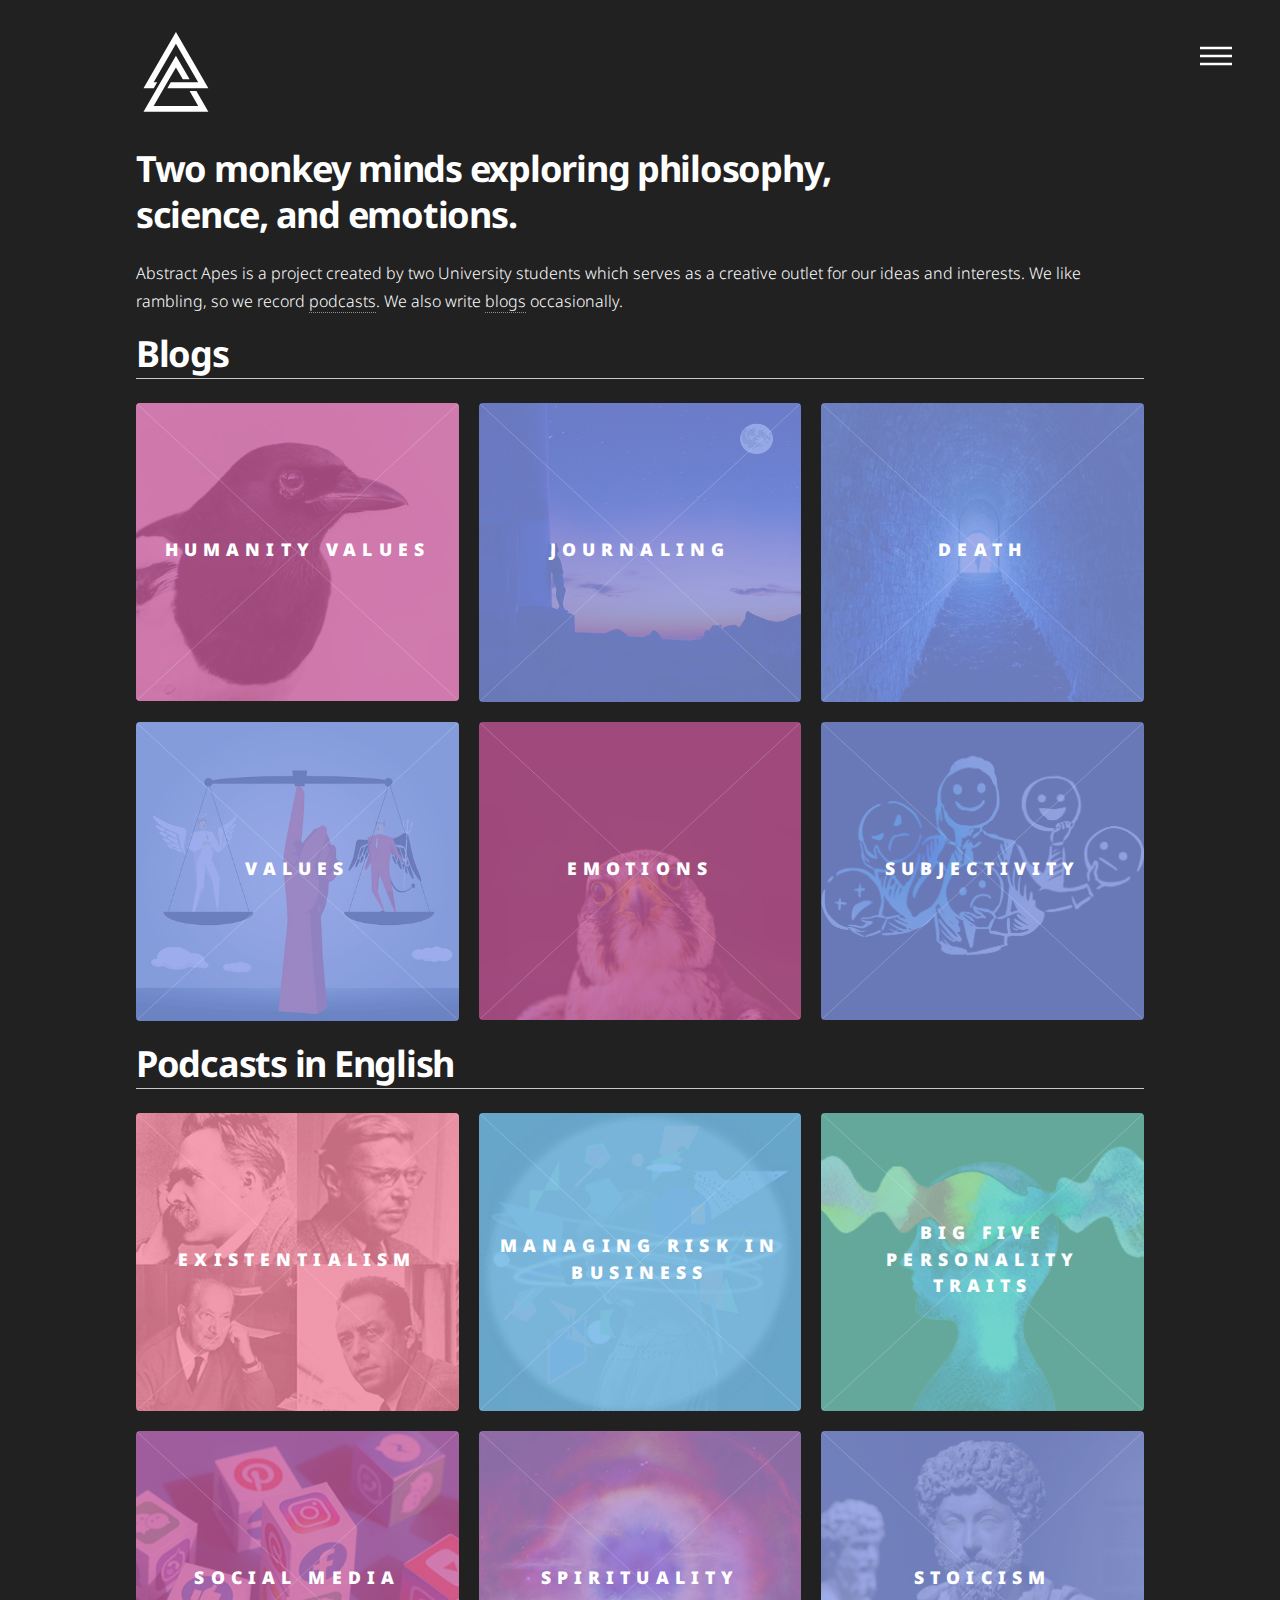
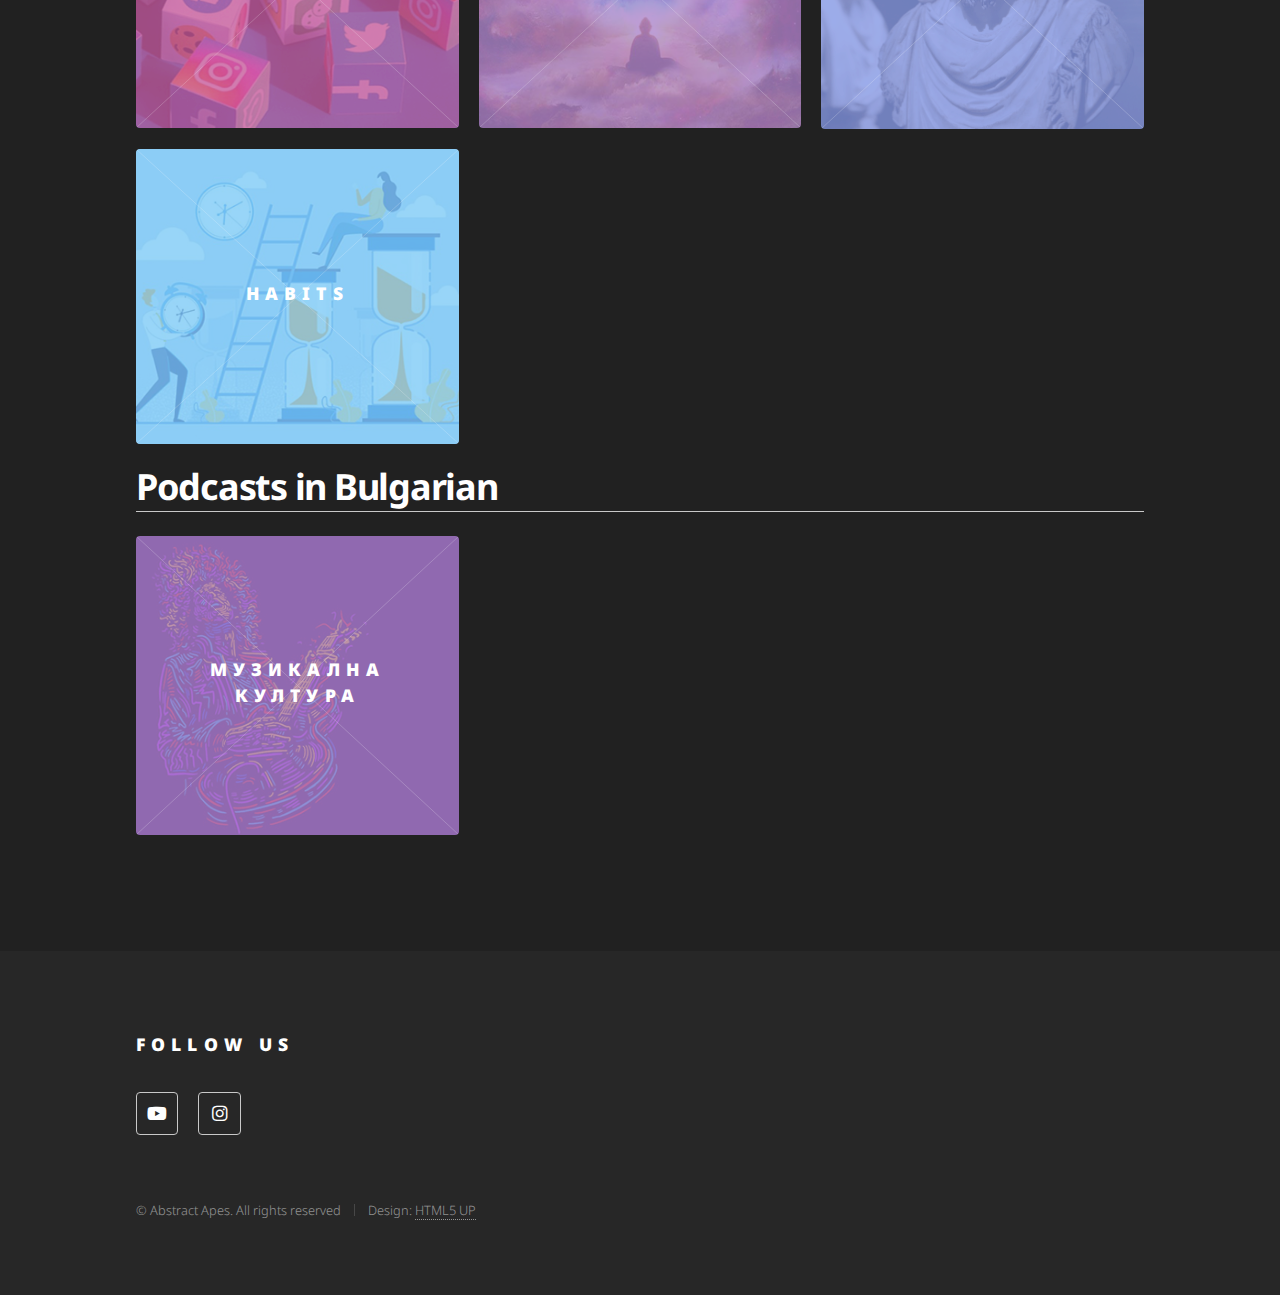
<file: index.html>
<!DOCTYPE HTML>
<!--
	Phantom by HTML5 UP
	html5up.net | @ajlkn
	Free for personal and commercial use under the CCA 3.0 license (html5up.net/license)
-->
<html>
	<head>
		<title>Abstract Apes</title>
		<meta charset="utf-8" />
		<meta name="viewport" content="width=device-width, initial-scale=1, user-scalable=no" />
		<link rel="icon" href="images/icon.svg">
		<link rel="stylesheet" href="assets/css/main.css" />
		<noscript><link rel="stylesheet" href="assets/css/noscript.css" /></noscript>
	</head>
	<body class="is-preload">
		<!-- Wrapper -->
			<div id="wrapper">

				<!-- Header -->
					<header id="header">
						
						<div class="inner">

							<!-- Logo -->
							<a href="index.html" class="logo">
								<img src="images/logo_white.svg" alt="Abstract Apes" />
							</a>

							<!-- Nav -->
								<nav>
									<ul>
										<li><a href="#menu">Menu</a></li>
									</ul>
								</nav>
								

						</div>
					</header>

				<!-- Menu -->
					<nav id="menu">
						<h2>Menu</h2>
						<ul>
							<li><a href="index.html">Home</a></li>
							<li><a href="apes.html">The Apes</a></li>
							<li><a href="index.html#blogs">Blogs</a></li>
							<li><a href="index.html#podcasts-en">Podcasts in English</a></li>
							<li><a href="index.html#podcasts-bg">Podcasts in Bulgarian</a></li>
						</ul>
					</nav>

				<!-- Main -->
					<div id="main">
						<div class="inner">
							<header>
								<h1>Two monkey minds exploring philosophy, <br />
									 science, and emotions. </h1>
									 <p>Abstract Apes is a project created by two University students which serves as a creative outlet for our ideas and interests. We like rambling, so we record <a href="#podcasts-en">podcasts</a>. We also write <a href="#blogs">blogs</a> occasionally.</p>							
								</header>

								<h1 class="section-title" id="blogs"> Blogs </h1>
								<hr>
								<section class="tiles" >

									<article class="style4">
										<span class="image">
											<img src="images/magpie.jpg" alt="" />
										</span>
										<a href="blogs/humanity-values.html">
											<h2>Humanity values</h2>
											<div class="content">
												<p>"How values emerge in groups of humans" by Penev.</p>
											</div>
										</a>
									</article>
	
									<article class="style6">
										<span class="image">
											<img src="images/late-night.jpg" alt="" />
										</span>
										<a href="blogs/late-night-blog.html">
											<h2>Journaling</h2>
											<div class="content">
												<p>"Late Night Journaling" by Dani.</p>
											</div>
										</a>
									</article>
									<article class="style6">
										<span class="image">
											<img src="images/death2.jpg" alt="" />
										</span>
										<a href="blogs/death-blog.html">
											<h2>Death</h2>
											<div class="content">
												<p>"On Death" by Dani.</p>
											</div>
										</a>
									</article>
									<article class="style6">
										<span class="image">
											<img src="images/mor.jpg" alt="" />
										</span>
										<a href="blogs/value-dilemma.html">
											<h2>Values</h2>
											<div class="content">
												<p>"The Value Dilemma" by Dani.</p>
											</div>
										</a>
									</article>
									<article class="style4">
										<span class="image">
											<img src="images/falcon.jpg" alt="" />
										</span>
										<a href="blogs/the-hard-problem-of-emotions.html">
											<h2>Emotions</h2>
											<div class="content">
												<p>"The hard problem of emotions" by Penev.</p>
											</div>
										</a>
									</article>
									<article class="style6">
										<span class="image">
											<img src="images/the-self.jpg" alt="" />
										</span>
										<a href="blogs/subjectivity-may-not-freely-reign.html">
											<h2>Subjectivity</h2>
											<div class="content">
												<p>"Subjectivity may not freely reign" by Dani.</p>
											</div>
										</a>
									</article>
								</section>
								
							<h1 class="section-title" id="podcasts-en">Podcasts in English </h1>
							<hr>
							<section class="tiles" >

								<article class="style1">
									<span class="image">
										<img src="images/existentialism.jpg" />
									</span>
									<a href="https://www.youtube.com/watch?v=sWc89s4w_ko" target="_blank">
										<h2>Existentialism</h2>
										<div class="content">
											<p>The topic of this podcast is a fairly contemporary movement in philosophy, namely existentialism. We talk about feelings, reason and the meaning of life.</p>
										</div>
									</a>
								</article>
								<article class="style2">
									<span class="image">
										<img src="images/anxious.jpg"  />
									</span>
									<a href="https://www.youtube.com/watch?v=uxy9VwpaXVY" target="_blank"> 
										<h2>Managing risk in business</h2>
										<div class="content">
											<p>We talk about risk and anxiety with a young podcast duo, Before The Valley. We touch on psychological and emotional responses to risk, wins and losses.</p>
										</div>
									</a>
								</article>
								<article class="style3">
									<span class="image">
										<img src="images/big-five.jpg" />
									</span>
									<a href="https://www.youtube.com/watch?v=F1ymf8HU44I" target="_blank">
										<h2>Big Five Personality Traits</h2>
										<div class="content">
											<p>We take a scientifically acclaimed personality test and discuss our results. The Big Five Traits is a model that has been studied in psychology and popularized in pop culture by Jordan Peterson.</p>
										</div>
									</a>
								</article>
								<article class="style4">
									<span class="image">
										<img src="images/social-media.jpg"  />
									</span>
									<a href="https://www.youtube.com/watch?v=hX4DgLT4xNU" target="_blank">
										<h2>Social Media</h2>
										<div class="content">
											<p>From social media addiction to building online businesses, in episode #4 we discuss the multiple perspectives on Social Media with a special guest working in the industry!</p>
										</div>
									</a>
								</article>
								<article class="style5">
									<span class="image">
										<img src="images/spirituality.jpg"  />
									</span>
									<a href="https://www.youtube.com/watch?v=j_DsBSAL_rA" target="_blank">
										<h2>Spirituality</h2>
										<div class="content">
											<p>We try to navigate the subjective realm of spirituality with a healthy balance of scepticism and open-mindedness.</p>
										</div>
									</a>
								</article>
								<article class="style6">
									<span class="image">
										<img src="images/marcus.jpg"  />
									</span>
									<a href="https://www.youtube.com/watch?v=ZHAb2EuzWOU" target="_blank">
										<h2>Stoicism</h2>
										<div class="content">
											<p>In this episode we talk about the ancient philosophy of Stoicism and how we have applied it in our lives. We talk about the philosopher emperor - Marcus Aurelis, and the impact he has had in our development.</p>
										</div>
									</a>
								</article>
								<article class="style2">
									<span class="image">
										<img src="images/habits.jpg"  />
									</span>
									<a href="https://www.youtube.com/watch?v=EaDc9his_Wc" target="_blank">
										<h2>Habits</h2>
										<div class="content">
											<p>In our first podcast we talk about the motivation behind Abstract Apes. We then go on to discuss Habits - the science behind how they are formed and why they are so important to our daily lives.</p>
										</div>
									</a>
								</article>
							</section>
							<h1 class="section-title" id="podcasts-bg">Podcasts in Bulgarian </h1>
							<hr>
							<section class="tiles" >

								<article class="style5">
									<span class="image">
										<img src="images/music.jpg"  />
									</span>
									<a href="https://www.youtube.com/watch?v=t7nZknivngM" target="_blank">
										<h2>Музикална култура</h2>
										<div class="content">
											<p>Обсъждаме движенията в българската музика и култура, както и влиянието им върху обществото с 2PACI-те, българско дуо, което прави ревюта на музика. Има ли морали в изкуството?</p>
										</div>
									</a>
								</article>
							</section>

							
						</div>
					</div>

				<!-- Footer -->
					<footer id="footer">
						<div class="inner">
							<section>
								<h2>Follow us</h2>
								<ul class="icons">
									<li><a href="https://www.youtube.com/channel/UCWf-Qgl0O3TG2DddO65zzOw/videos" target="_blank" class="icon brands style2 fa-youtube"><span class="label">Youtube</span></a></li>
									<li><a href="https://www.instagram.com/abstract.apes/" target="_blank" class="icon brands style2 fa-instagram"><span class="label">Instagram</span></a></li>
								</ul>
							</section>
							<ul class="copyright">
								<li>&copy; Abstract Apes. All rights reserved</li><li>Design: <a href="http://html5up.net">HTML5 UP</a></li>
							</ul>
						</div>
					</footer>

			</div>

		<!-- Scripts -->
			<script src="assets/js/jquery.min.js"></script>
			<script src="assets/js/browser.min.js"></script>
			<script src="assets/js/breakpoints.min.js"></script>
			<script src="assets/js/util.js"></script>
			<script src="assets/js/main.js"></script>

	</body>
</html>
</file>
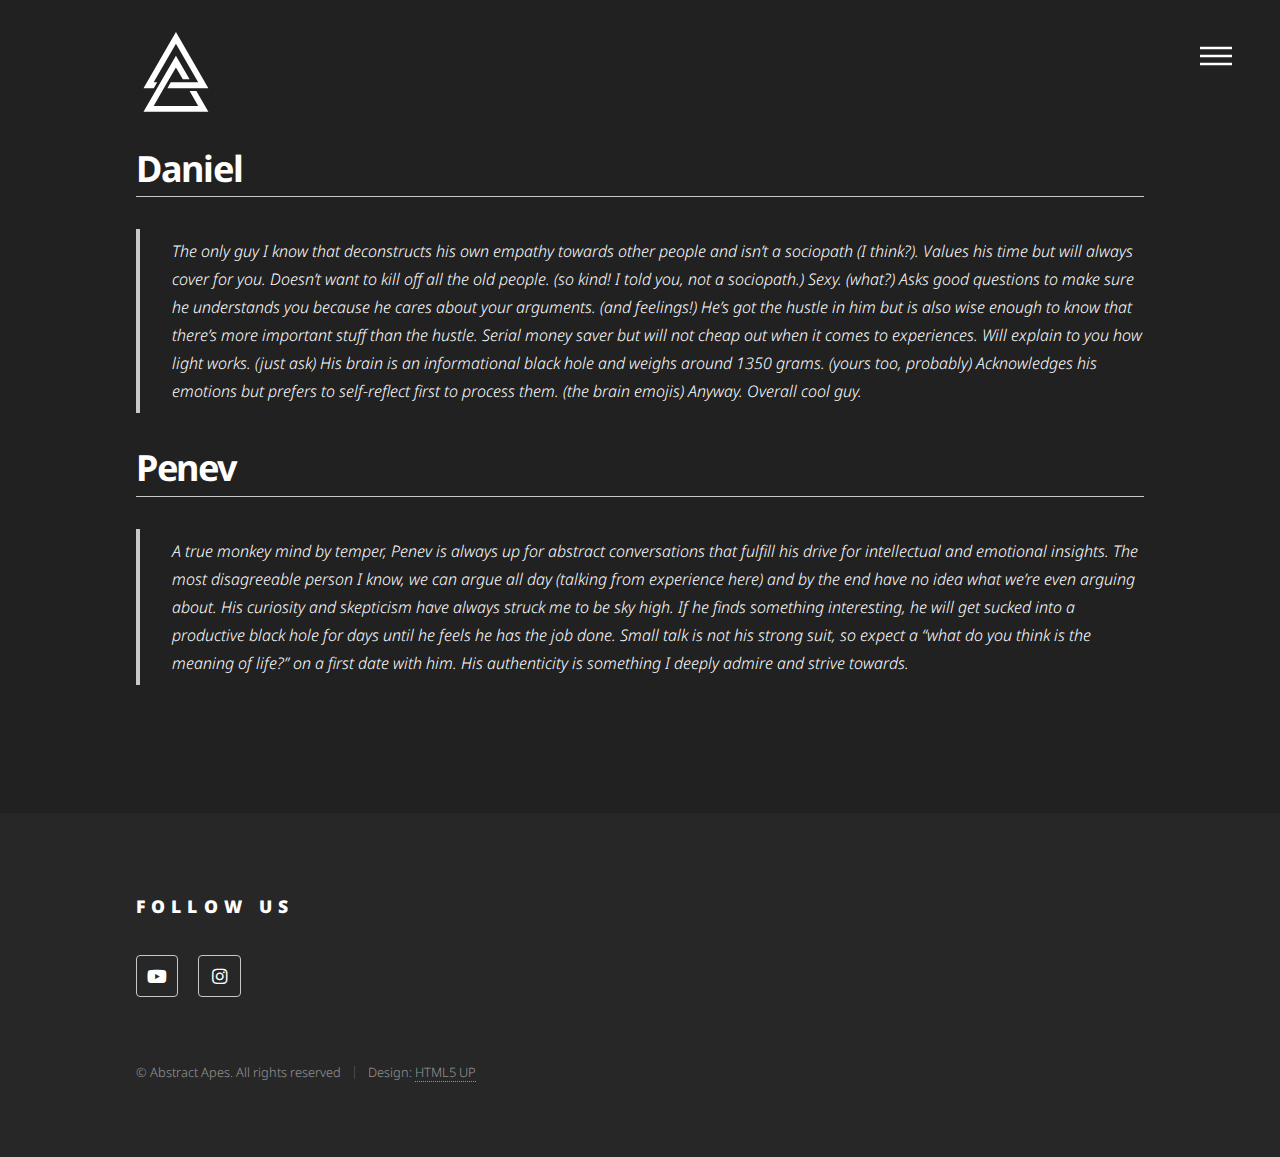
<file: apes.html>
<!DOCTYPE HTML>
<!--
	Phantom by HTML5 UP
	html5up.net | @ajlkn
	Free for personal and commercial use under the CCA 3.0 license (html5up.net/license)
-->
<html>
	<head>
		<title>Abstract Apes</title>
		<meta charset="utf-8" />
		<meta name="viewport" content="width=device-width, initial-scale=1, user-scalable=no" />
		<link rel="icon" href="images/icon.svg">
		<link rel="stylesheet" href="assets/css/main.css" />
		<noscript><link rel="stylesheet" href="assets/css/noscript.css" /></noscript>
	</head>
	<body class="is-preload">
		<!-- Wrapper -->
			<div id="wrapper">

				<!-- Header -->
				<header id="header">
						
					<div class="inner">

						<!-- Logo -->
						<a href="index.html" class="logo">
							<img src="images/logo_white.svg" alt="" />
						</a>

						<!-- Nav -->
							<nav>
								<ul>
									<li><a href="#menu">Menu</a></li>
								</ul>
							</nav>
							

					</div>
				</header>

			<!-- Menu -->
				<nav id="menu">
					<h2>Menu</h2>
					<ul>
						<li><a href="index.html">Home</a></li>
						<li><a href="apes.html">The Apes</a></li>
						<li><a href="index.html#blogs">Blogs</a></li>
						<li><a href="index.html#podcasts-en">Podcasts in English</a></li>
						<li><a href="index.html#podcasts-bg">Podcasts in Bulgarian</a></li>
					</ul>
				</nav>

				<!-- Main -->
					<div id="main">
						<div class="inner">
							<div class="two-columner left">
								<h1>Daniel</h1>
								<hr class="major">
								<!-- <span class="image main"><img src="images/pic13.jpg" alt="" /></span> -->
								
								<blockquote>The only guy I know that deconstructs his own empathy towards other people and isn’t a sociopath (I think?). Values his time but will always cover for you. Doesn’t want to kill off all the old people. (so kind! I told you, not a sociopath.) Sexy. (what?) Asks good questions to make sure he understands you because he cares about your arguments. (and feelings!) He’s got the hustle in him but is also wise enough to know that there’s more important stuff than the hustle. Serial money saver but will not cheap out when it comes to experiences. Will explain to you how light works. (just ask) His brain is an informational black hole and weighs around 1350 grams. (yours too, probably) Acknowledges his emotions but prefers to self-reflect first to process them. (the brain emojis) Anyway. Overall cool guy. </blockquote>
							</div>
							<div class="two-columner right">
								<h1 >Penev</h1>
								<hr class="major">
								<!-- <span class="image main"><img src="images/pic13.jpg" alt="" /></span> -->
								<blockquote>A true monkey mind by temper, Penev is always up for abstract conversations that fulfill his drive for intellectual and emotional insights.
									The most disagreeable person I know, we can argue all day (talking from experience here) and by the end have no idea what we’re even arguing about. 
									His curiosity and skepticism have always struck me to be sky high. If he finds something interesting, he will get sucked into a productive black hole for days until he feels he has the job done.
									Small talk is not his strong suit, so expect a “what do you think is the meaning of life?” on a first date with him. His authenticity is something I deeply admire and strive towards.</blockquote>
							</div>
						</div>
					</div>
				<!-- Footer -->
				<footer id="footer">
					<div class="inner">
						<section>
							<h2>Follow us</h2>
							<ul class="icons">
								<li><a href="https://www.youtube.com/channel/UCWf-Qgl0O3TG2DddO65zzOw/videos" target="_blank" class="icon brands style2 fa-youtube"><span class="label">Youtube</span></a></li>
								<li><a href="https://www.instagram.com/abstract.apes/" target="_blank" class="icon brands style2 fa-instagram"><span class="label">Instagram</span></a></li>
							</ul>
						</section>
						<ul class="copyright">
							<li>&copy; Abstract Apes. All rights reserved</li><li>Design: <a href="http://html5up.net">HTML5 UP</a></li>
						</ul>
					</div>
				</footer>

			</div>

		<!-- Scripts -->
			<script src="assets/js/jquery.min.js"></script>
			<script src="assets/js/browser.min.js"></script>
			<script src="assets/js/breakpoints.min.js"></script>
			<script src="assets/js/util.js"></script>
			<script src="assets/js/main.js"></script>

	</body>
</html>
</file>
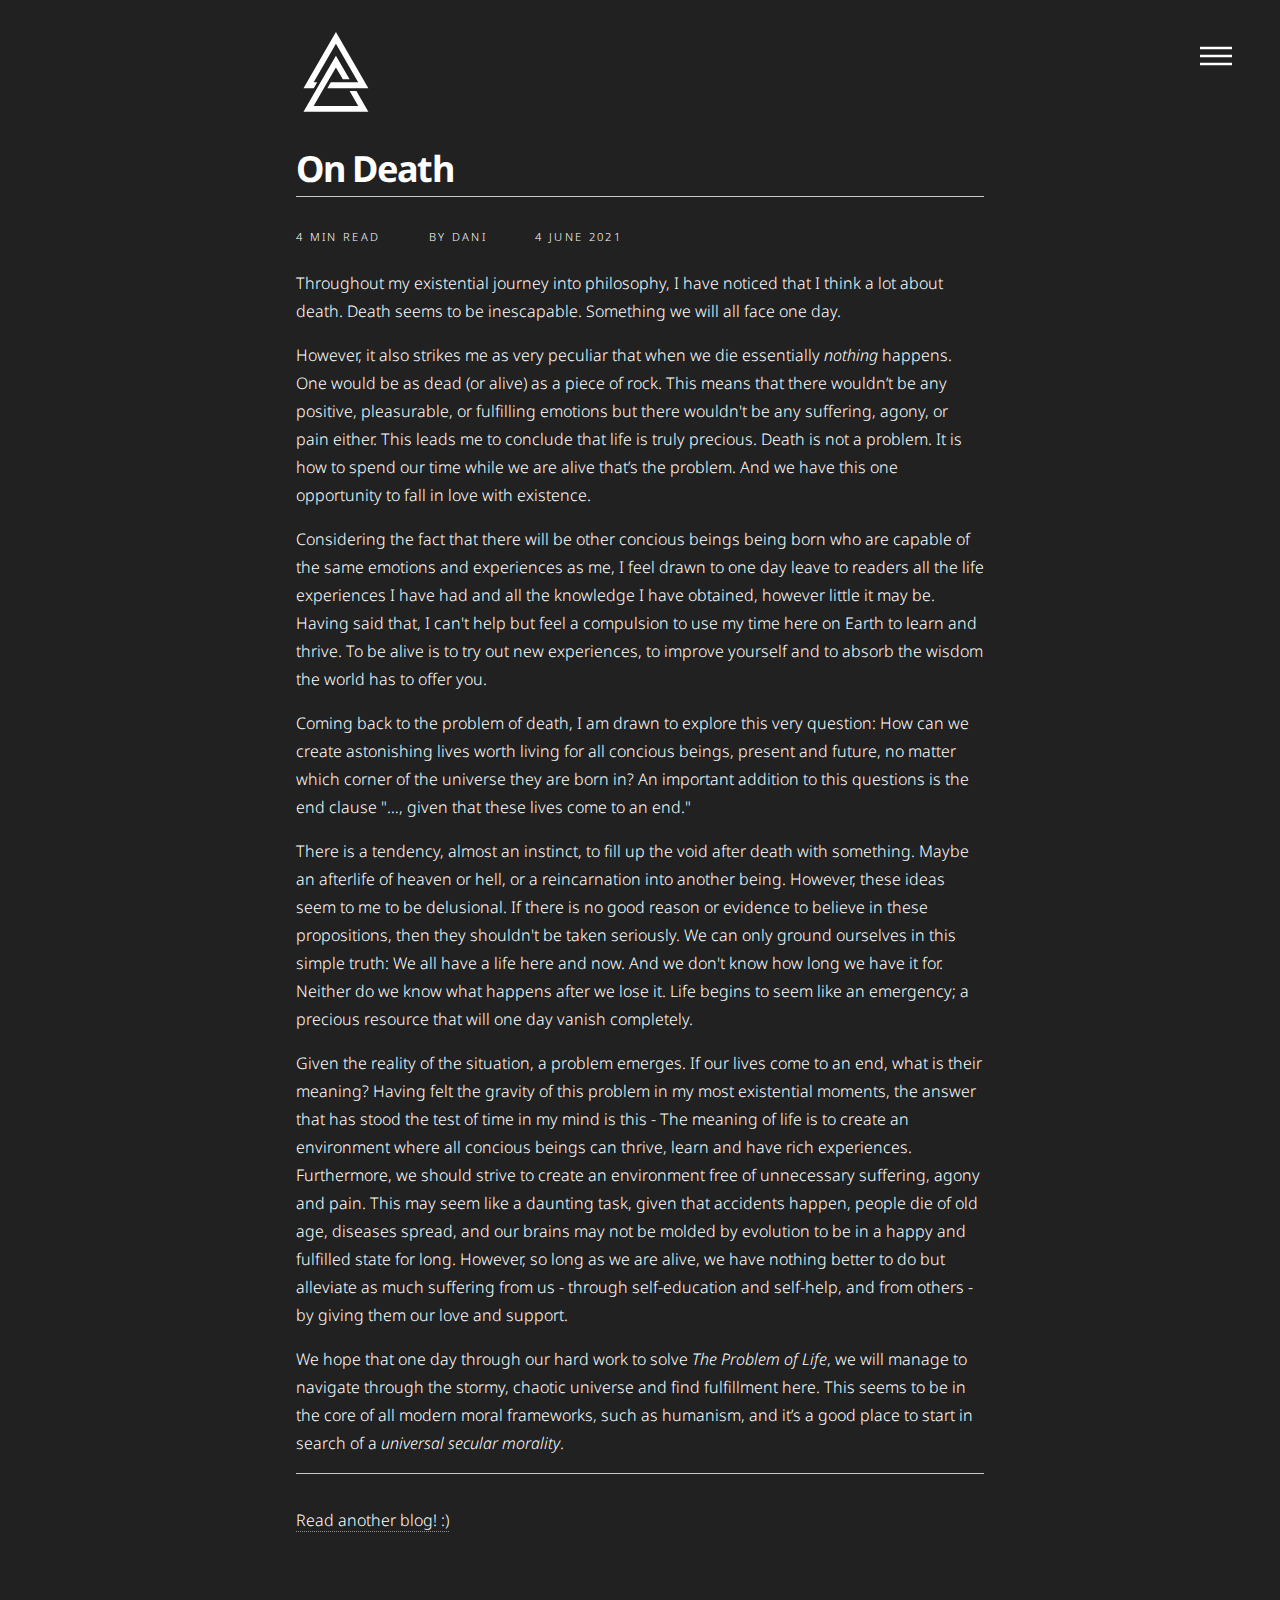
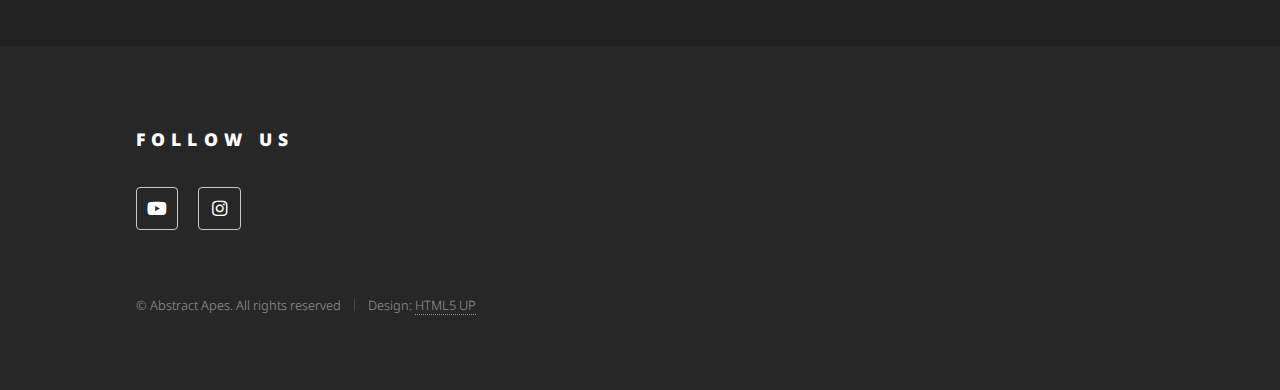
<file: blogs/death-blog.html>
<!DOCTYPE HTML>
<!--
	Phantom by HTML5 UP
	html5up.net | @ajlkn
	Free for personal and commercial use under the CCA 3.0 license (html5up.net/license)
-->
<html>
	<head>
		<title>Abstract Apes</title>
		<meta charset="utf-8" />
		<meta name="viewport" content="width=device-width, initial-scale=1, user-scalable=no" />
		<link rel="icon" href="../images/icon.svg">
		<meta property="og:image" content="../images/death2.jpg">
		<link rel="stylesheet" href="../assets/css/main.css" />
		<noscript><link rel="stylesheet" href="../assets/css/noscript.css" /></noscript>
	</head>
	<body class="is-preload">
		<!-- Wrapper -->
			<div id="wrapper">

				<!-- Header -->
					<header id="header">
						<div class="inner blog-style">


							<!-- Logo -->
							<a href="../index.html" class="logo">
								<img src="../images/logo_white.svg" alt="Abstract Apes" />
							</a>

							<!-- Nav -->
								<nav>
									<ul>
										<li><a href="#menu">Menu</a></li>
									</ul>
								</nav>
								

						</div>
					</header>

				<!-- Menu -->
					<nav id="menu">
						<h2>Menu</h2>
						<ul>
							<li><a href="../index.html">Home</a></li>
							<li><a href="../apes.html">The Apes</a></li>
							<li><a href="../index.html#blogs">Blogs</a></li>
							<li><a href="../index.html#podcasts-en">Podcasts in English</a></li>
							<li><a href="../index.html#podcasts-bg">Podcasts in Bulgarian</a></li>
						</ul>
					</nav>

				<!-- Main -->
					<div id="main">
						<div class="inner blog-style">
							<h1>On Death</h1>
							<hr class="major">
							<h6> 4 min read &nbsp;&nbsp;&nbsp;&nbsp;&nbsp;&nbsp;&nbsp; by Dani &nbsp;&nbsp;&nbsp;&nbsp;&nbsp;&nbsp;&nbsp; 4 June 2021</h6>
							<!-- <span class="image main"><img src="images/pic13.jpg" alt="" /></span> -->
							<p>Throughout my existential journey into philosophy, I have noticed that I think a lot about death. Death seems to be inescapable. Something we will all face one day.</p>
							<p>However, it also strikes me as very peculiar that when we die essentially <i>nothing</i> happens. One would be as dead (or alive) as a piece of rock. This means that there wouldn’t be any positive, pleasurable, or fulfilling emotions but there wouldn't be any suffering, agony, or pain either. This leads me to conclude that life is truly precious. Death is not a problem. It is how to spend our time while we are alive that’s the problem. And we have this one opportunity to fall in love with existence. </p>
							<p>Considering the fact that there will be other concious beings being born who are capable of the same emotions and experiences as me, I feel drawn to one day leave to readers all the life experiences I have had and all the knowledge I have obtained, however little it may be. Having said that, I can't help but feel a compulsion to use my time here on Earth to learn and thrive. To be alive is to try out new experiences, to improve yourself and to absorb the wisdom the world has to offer you.</p>
							<p>Coming back to the problem of death, I am drawn to explore this very question: How can we create astonishing lives worth living for all concious beings, present and future, no matter which corner of the universe they are born in? An important addition to this questions is the end clause "…, given that these lives come to an end."</p>
							<p>There is a tendency, almost an instinct, to fill up the void after death with something. Maybe an afterlife of heaven or hell, or a reincarnation into another being. However, these ideas seem to me to be delusional. If there is no good reason or evidence to believe in these propositions, then they shouldn't be taken seriously.  We can only ground ourselves in this simple truth: We all have a life here and now. And we don't know how long we have it for. Neither do we know what happens after we lose it. Life begins to seem like an emergency; a precious resource that will one day vanish completely. </p>
							<p>Given the reality of the situation, a problem emerges. If our lives come to an end, what is their meaning? Having felt the gravity of this problem in my most existential moments, the answer that has stood the test of time in my mind is this - The meaning of life is to create an environment where all concious beings can thrive, learn and have rich experiences. Furthermore, we should strive to create an environment free of unnecessary suffering, agony and pain. This may seem like a daunting task, given that accidents happen, people die of old age, diseases spread, and our brains may not be molded by evolution to be in a happy and fulfilled state for long. However, so long as we are alive, we have nothing better to do but alleviate as much suffering from us - through self-education and self-help, and from others - by giving them our love and support.</p>
							<p>We hope that one day through our hard work to solve <i>The Problem of Life</i>, we will manage to navigate through the stormy, chaotic universe and find fulfillment here. This seems to be in the core of all modern moral frameworks, such as humanism, and it’s a good place to start in search of a <i>universal secular morality</i>.</p>
							<hr class="blog-end">
							<p><a href="../index.html#blogs">Read another blog! :)</a></p>
						</div>
					</div>

				<!-- Footer -->
				<footer id="footer">
					<div class="inner">
						<section>
							<h2>Follow us</h2>
							<ul class="icons">
								<li><a href="https://www.youtube.com/channel/UCWf-Qgl0O3TG2DddO65zzOw/videos" target="_blank" class="icon brands style2 fa-youtube"><span class="label">Youtube</span></a></li>
								<li><a href="https://www.instagram.com/abstract.apes/" target="_blank" class="icon brands style2 fa-instagram"><span class="label">Instagram</span></a></li>
							</ul>
						</section>
						<ul class="copyright">
							<li>&copy; Abstract Apes. All rights reserved</li><li>Design: <a href="http://html5up.net">HTML5 UP</a></li>
						</ul>
					</div>
				</footer>

			</div>

		<!-- Scripts -->
			<script src="../assets/js/jquery.min.js"></script>
			<script src="../assets/js/browser.min.js"></script>
			<script src="../assets/js/breakpoints.min.js"></script>
			<script src="../assets/js/util.js"></script>
			<script src="../assets/js/main.js"></script>

	</body>
</html>
</file>
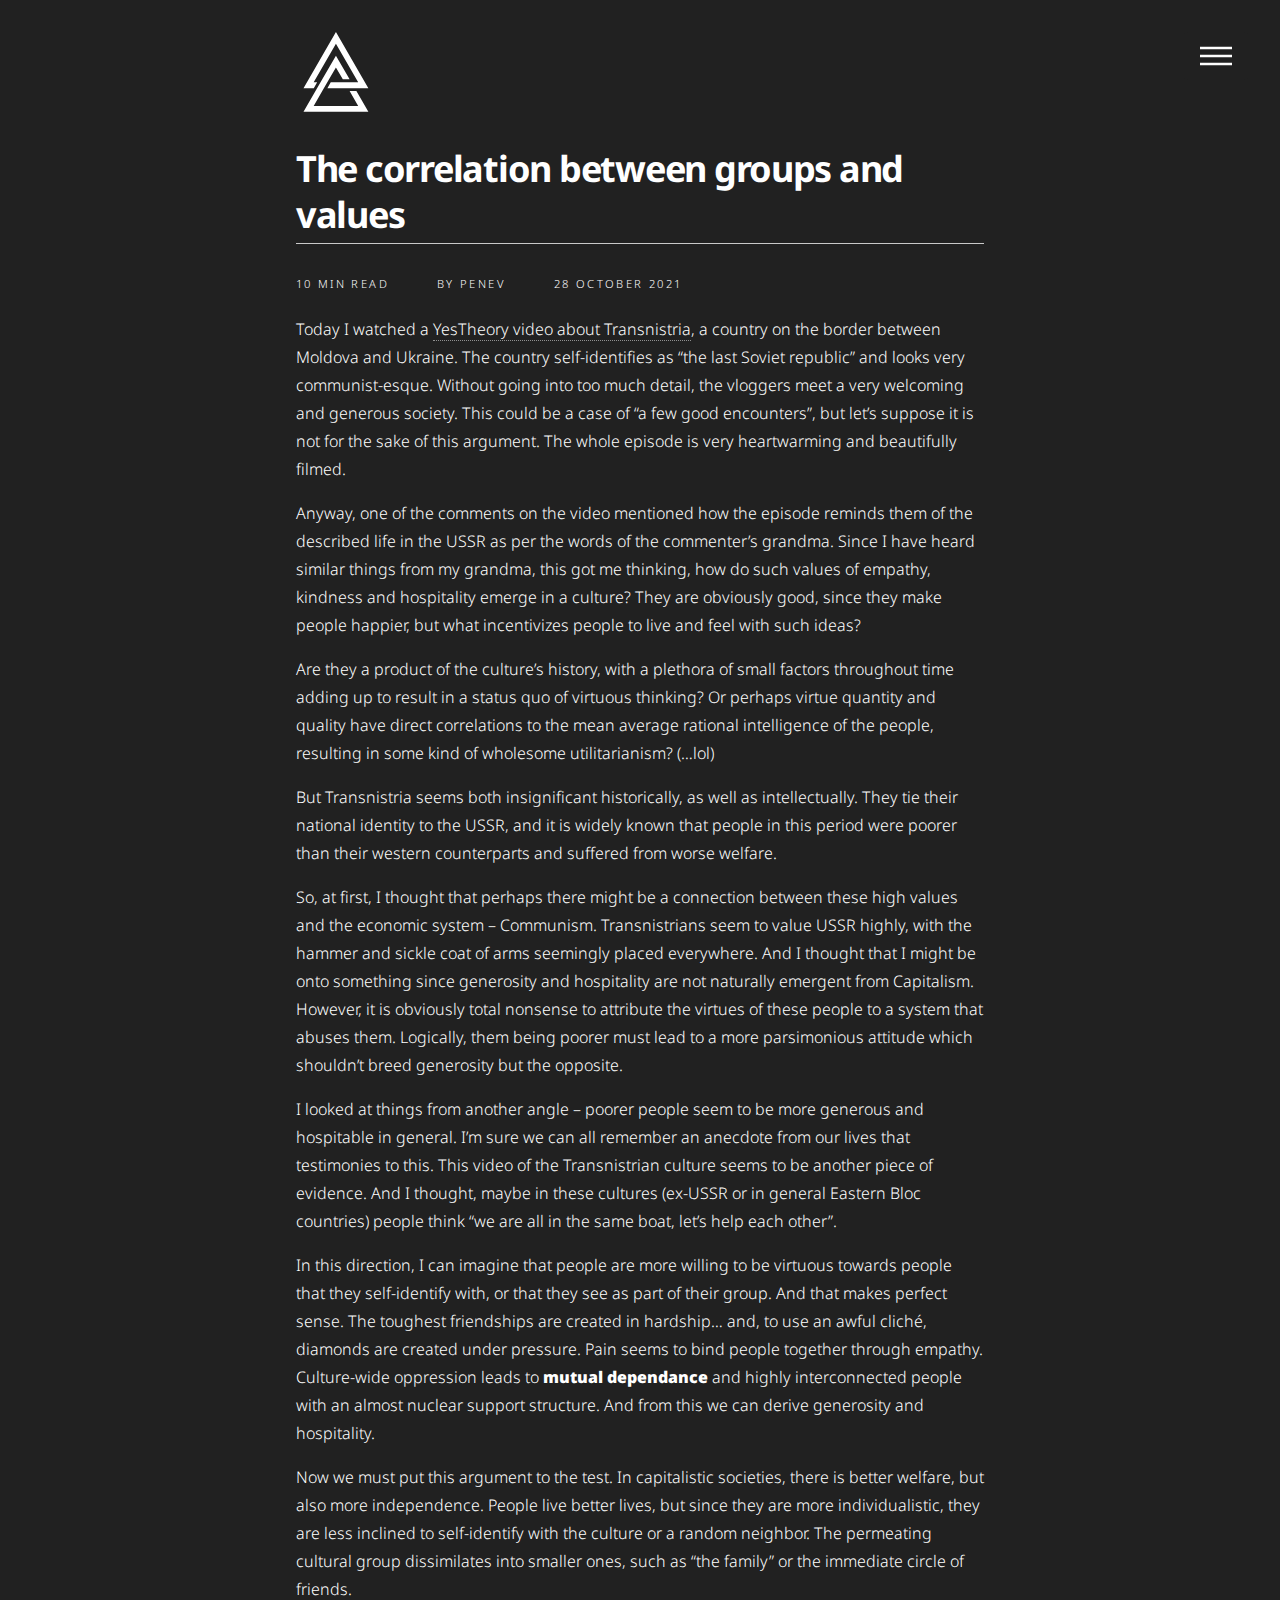
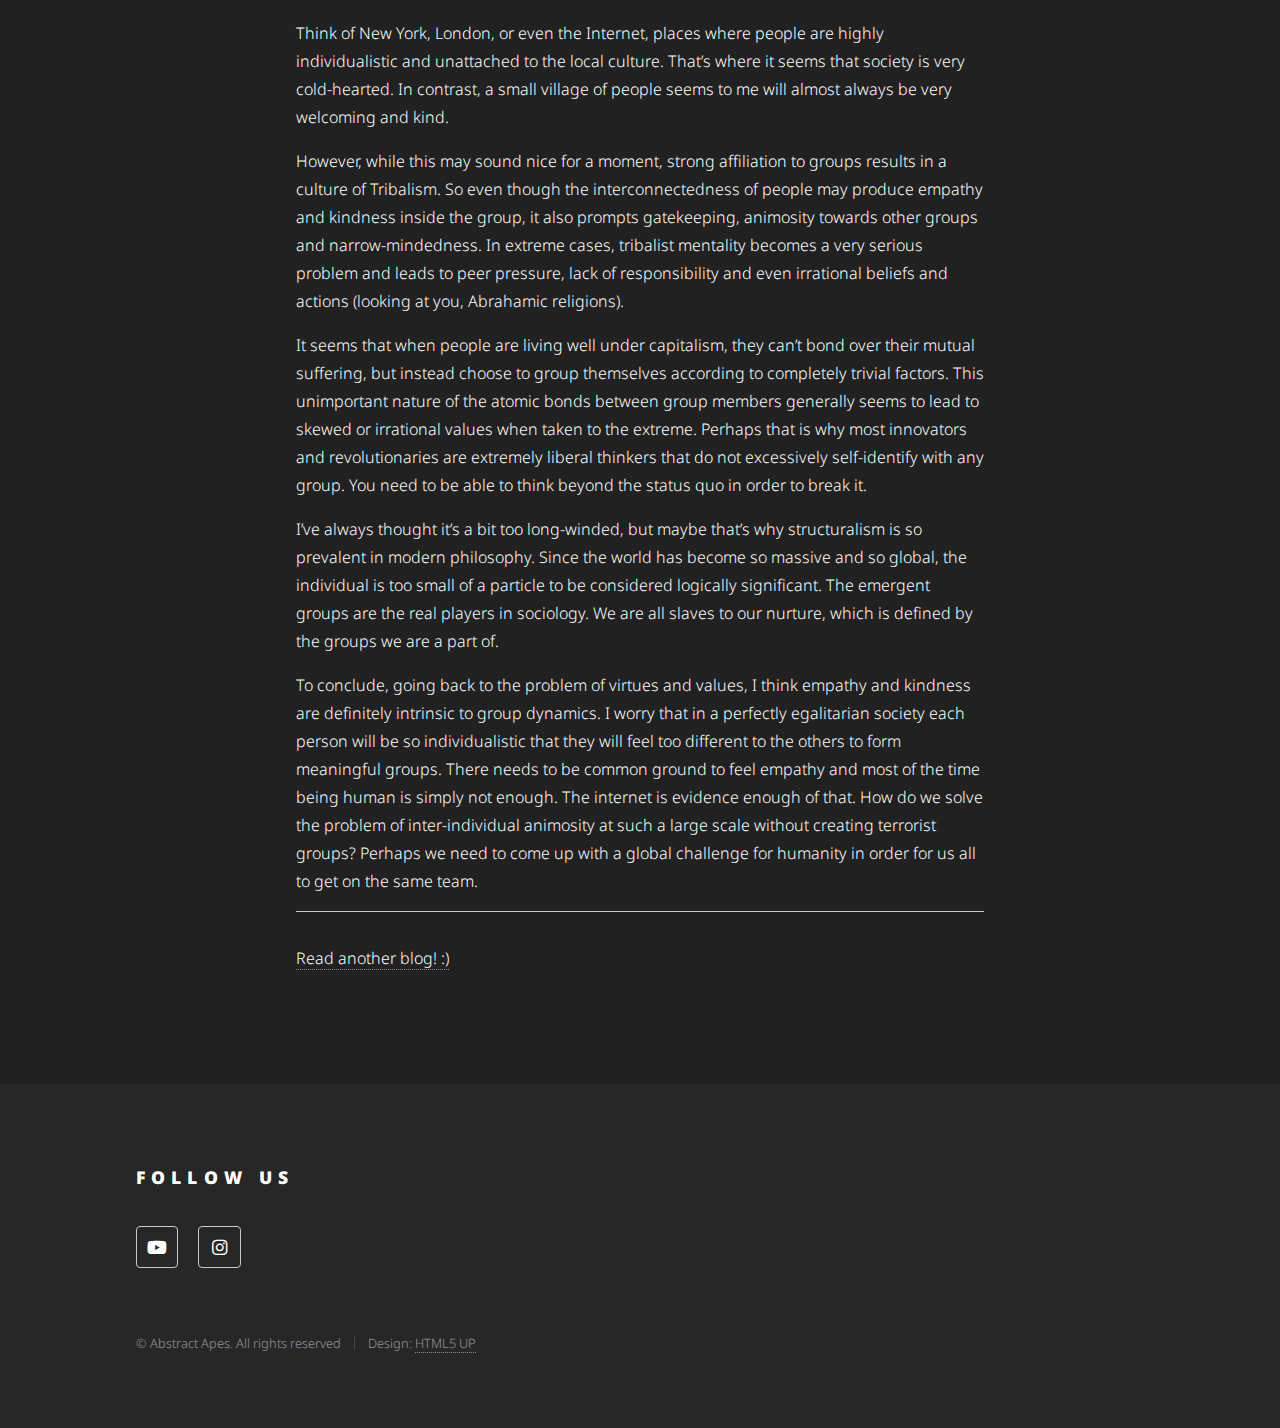
<file: blogs/group-dynamics.html>
<!DOCTYPE HTML>
<!--
	Phantom by HTML5 UP
	html5up.net | @ajlkn
	Free for personal and commercial use under the CCA 3.0 license (html5up.net/license)
-->
<html>
	<head>
		<title>Abstract Apes</title>
		<meta charset="utf-8" />
		<meta name="viewport" content="width=device-width, initial-scale=1, user-scalable=no" />
		<link rel="icon" href="../images/icon.svg">
		<link rel="stylesheet" href="../assets/css/main.css" />
		<noscript><link rel="stylesheet" href="../assets/css/noscript.css" /></noscript>
	</head>
	<body class="is-preload">
		<!-- Wrapper -->
			<div id="wrapper">

				<!-- Header -->
					<header id="header">
						<div class="inner blog-style">


							<!-- Logo -->
							<a href="../index.html" class="logo">
								<img src="../images/logo_white.svg" alt="Abstract Apes" />
							</a>

							<!-- Nav -->
								<nav>
									<ul>
										<li><a href="#menu">Menu</a></li>
									</ul>
								</nav>
								

						</div>
					</header>

				<!-- Menu -->
					<nav id="menu">
						<h2>Menu</h2>
						<ul>
							<li><a href="../index.html">Home</a></li>
							<li><a href="../apes.html">The Apes</a></li>
							<li><a href="../index.html#blogs">Blogs</a></li>
							<li><a href="../index.html#podcasts-en">Podcasts in English</a></li>
							<li><a href="../index.html#podcasts-bg">Podcasts in Bulgarian</a></li>
						</ul>
					</nav>

				<!-- Main -->
					<div id="main">
						<div class="inner blog-style">
							<h1>The correlation between groups and values</h1>
							<hr class="major">
							<h6> 10 min read &nbsp;&nbsp;&nbsp;&nbsp;&nbsp;&nbsp;&nbsp; by Penev &nbsp;&nbsp;&nbsp;&nbsp;&nbsp;&nbsp;&nbsp; 28 October 2021</h6>
							<!-- <span class="image main"><img src="images/pic13.jpg" alt="" /></span> -->
							<p>Today I watched a <a href="https://www.youtube.com/watch?v=HXzhcfYlKFQ" target="_blank">YesTheory video about Transnistria</a>, a country on the border between Moldova and Ukraine. The country self-identifies as “the last Soviet republic” and looks very communist-esque. Without going into too much detail, the vloggers meet a very welcoming and generous society. This could be a case of “a few good encounters”, but let’s suppose it is not for the sake of this argument. The whole episode is very heartwarming and beautifully filmed. </p>
							<p>Anyway, one of the comments on the video mentioned how the episode reminds them of the described life in the USSR as per the words of the commenter’s grandma. Since I have heard similar things from my grandma, this got me thinking, how do such values of empathy, kindness and hospitality emerge in a culture? They are obviously good, since they make people happier, but what incentivizes people to live and feel with such ideas? </p>
							<p>Are they a product of the culture’s history, with a plethora of small factors throughout time adding up to result in a status quo of virtuous thinking? Or perhaps virtue quantity and quality have direct correlations to the mean average rational intelligence of the people, resulting in some kind of wholesome utilitarianism? (…lol)</p>
							<P>But Transnistria seems both insignificant historically, as well as intellectually. They tie their national identity to the USSR, and it is widely known that people in this period were poorer than their western counterparts and suffered from worse welfare.</P>
							<p>So, at first, I thought that perhaps there might be a connection between these high values and the economic system – Communism. Transnistrians seem to value USSR highly, with the hammer and sickle coat of arms seemingly placed everywhere. And I thought that I might be onto something since generosity and hospitality are not naturally emergent from Capitalism. However, it is obviously total nonsense to attribute the virtues of these people to a system that abuses them. Logically, them being poorer must lead to a more parsimonious attitude which shouldn’t breed generosity but the opposite.</p>
							<p>I looked at things from another angle – poorer people seem to be more generous and hospitable in general. I’m sure we can all remember an anecdote from our lives that testimonies to this. This video of the Transnistrian culture seems to be another piece of evidence. And I thought, maybe in these cultures (ex-USSR or in general Eastern Bloc countries) people think “we are all in the same boat, let’s help each other”.</p>
							<p>In this direction, I can imagine that people are more willing to be virtuous towards people that they self-identify with, or that they see as part of their group. And that makes perfect sense. The toughest friendships are created in hardship… and, to use an awful cliché, diamonds are created under pressure. Pain seems to bind people together through empathy. Culture-wide oppression leads to <b>mutual dependance</b> and highly interconnected people with an almost nuclear support structure. And from this we can derive generosity and hospitality.</p>
							<p>Now we must put this argument to the test. In capitalistic societies, there is better welfare, but also more independence. People live better lives, but since they are more individualistic, they are less inclined to self-identify with the culture or a random neighbor. The permeating cultural group dissimilates into smaller ones, such as “the family” or the immediate circle of friends. </p>
							<p>Think of New York, London, or even the Internet, places where people are highly individualistic and unattached to the local culture. That’s where it seems that society is very cold-hearted. In contrast, a small village of people seems to me will almost always be very welcoming and kind.</p>
							<p>However, while this may sound nice for a moment, strong affiliation to groups results in a culture of Tribalism. So even though the interconnectedness of people may produce empathy and kindness inside the group, it also prompts gatekeeping, animosity towards other groups and narrow-mindedness. In extreme cases, tribalist mentality becomes a very serious problem and leads to peer pressure, lack of responsibility and even irrational beliefs and actions (looking at you, Abrahamic religions).</p>
							<p>It seems that when people are living well under capitalism, they can’t bond over their mutual suffering, but instead choose to group themselves according to completely trivial factors. This unimportant nature of the atomic bonds between group members generally seems to lead to skewed or irrational values when taken to the extreme. Perhaps that is why most innovators and revolutionaries are extremely liberal thinkers that do not excessively self-identify with any group. You need to be able to think beyond the status quo in order to break it. </p>
							<p>I’ve always thought it’s a bit too long-winded, but maybe that’s why structuralism is so prevalent in modern philosophy. Since the world has become so massive and so global, the individual is too small of a particle to be considered logically significant. The emergent groups are the real players in sociology. We are all slaves to our nurture, which is defined by the groups we are a part of.</p>
							<p>To conclude, going back to the problem of virtues and values, I think empathy and kindness are definitely intrinsic to group dynamics. I worry that in a perfectly egalitarian society each person will be so individualistic that they will feel too different to the others to form meaningful groups. There needs to be common ground to feel empathy and most of the time being human is simply not enough. The internet is evidence enough of that. How do we solve the problem of inter-individual animosity at such a large scale without creating terrorist groups? Perhaps we need to come up with a global challenge for humanity in order for us all to get on the same team. </p>
							<hr class="blog-end">
							<p><a href="../index.html#blogs">Read another blog! :)</a></p>
						</div>
					</div>

				<!-- Footer -->
				<footer id="footer">
					<div class="inner">
						<section>
							<h2>Follow us</h2>
							<ul class="icons">
								<li><a href="https://www.youtube.com/channel/UCWf-Qgl0O3TG2DddO65zzOw/videos" target="_blank" class="icon brands style2 fa-youtube"><span class="label">Youtube</span></a></li>
								<li><a href="https://www.instagram.com/abstract.apes/" target="_blank" class="icon brands style2 fa-instagram"><span class="label">Instagram</span></a></li>
							</ul>
						</section>
						<ul class="copyright">
							<li>&copy; Abstract Apes. All rights reserved</li><li>Design: <a href="http://html5up.net">HTML5 UP</a></li>
						</ul>
					</div>
				</footer>

			</div>

		<!-- Scripts -->
			<script src="../assets/js/jquery.min.js"></script>
			<script src="../assets/js/browser.min.js"></script>
			<script src="../assets/js/breakpoints.min.js"></script>
			<script src="../assets/js/util.js"></script>
			<script src="../assets/js/main.js"></script>

	</body>
</html>
</file>
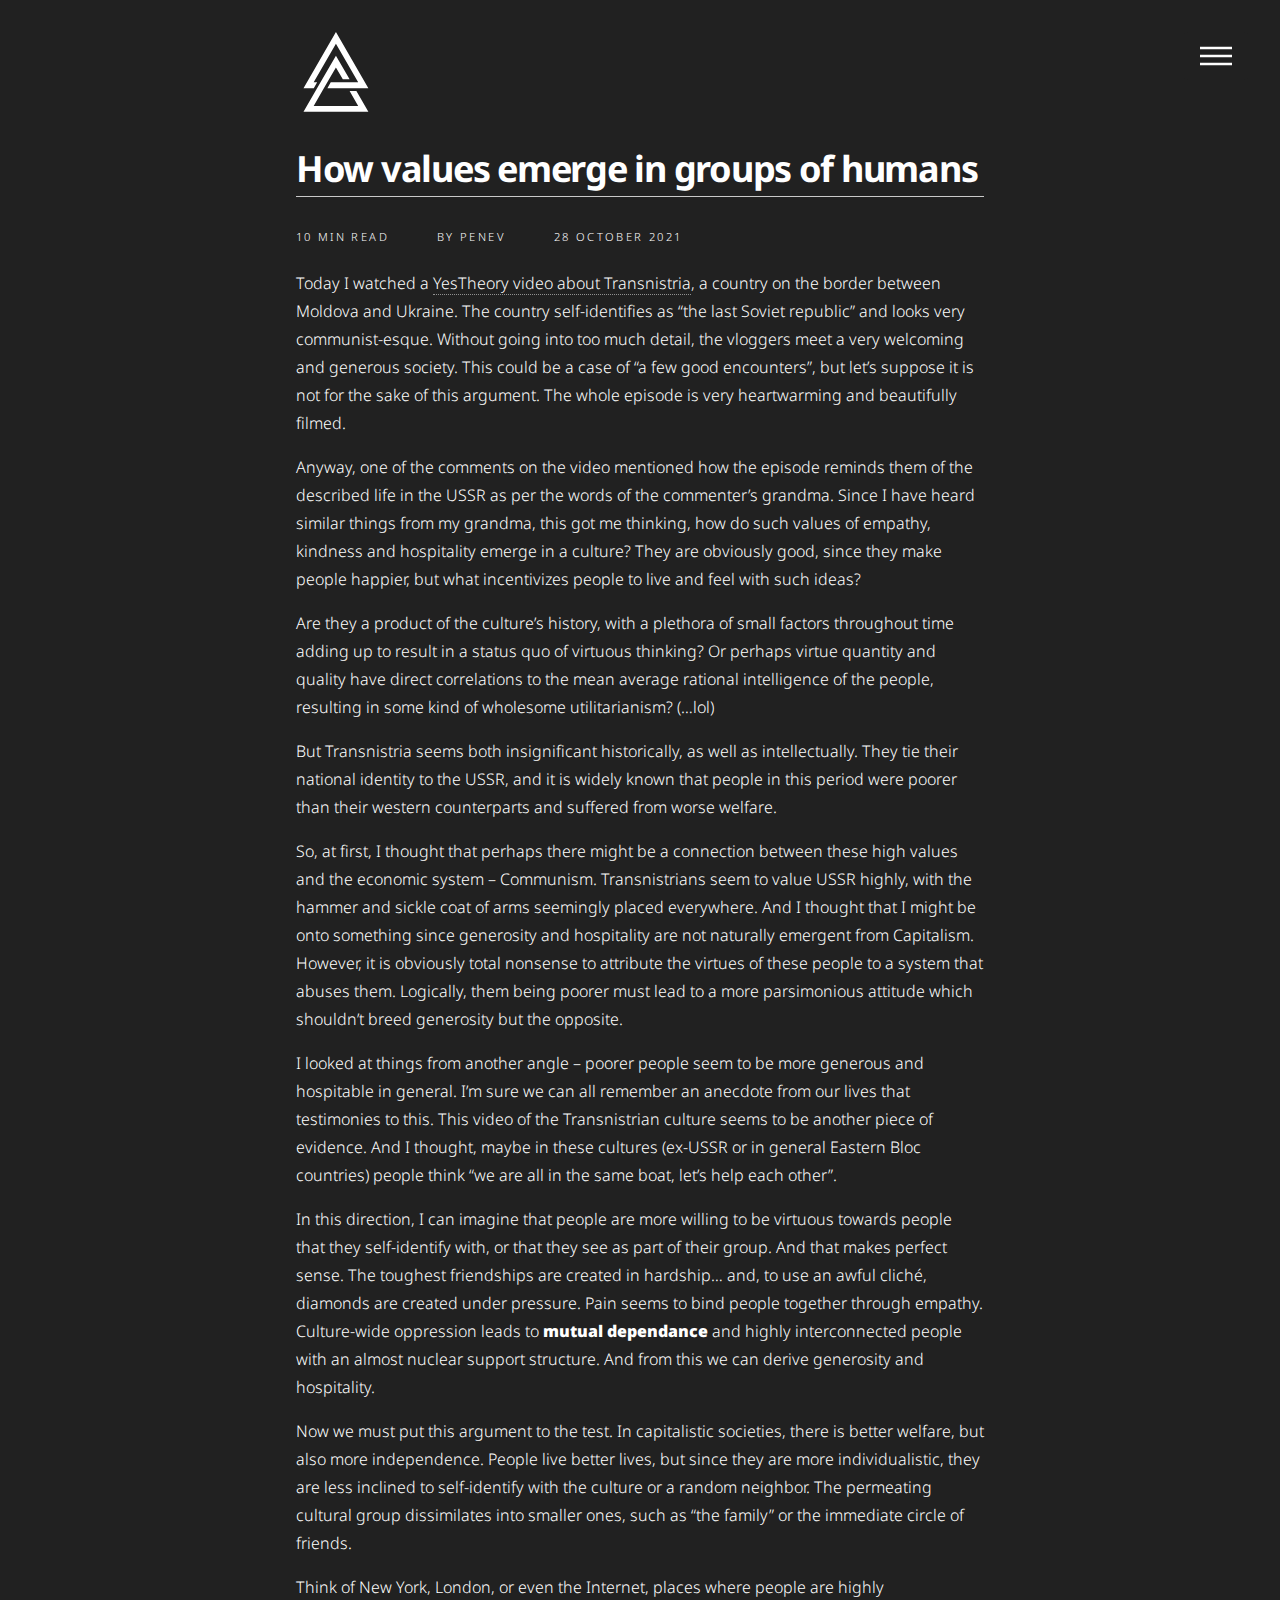
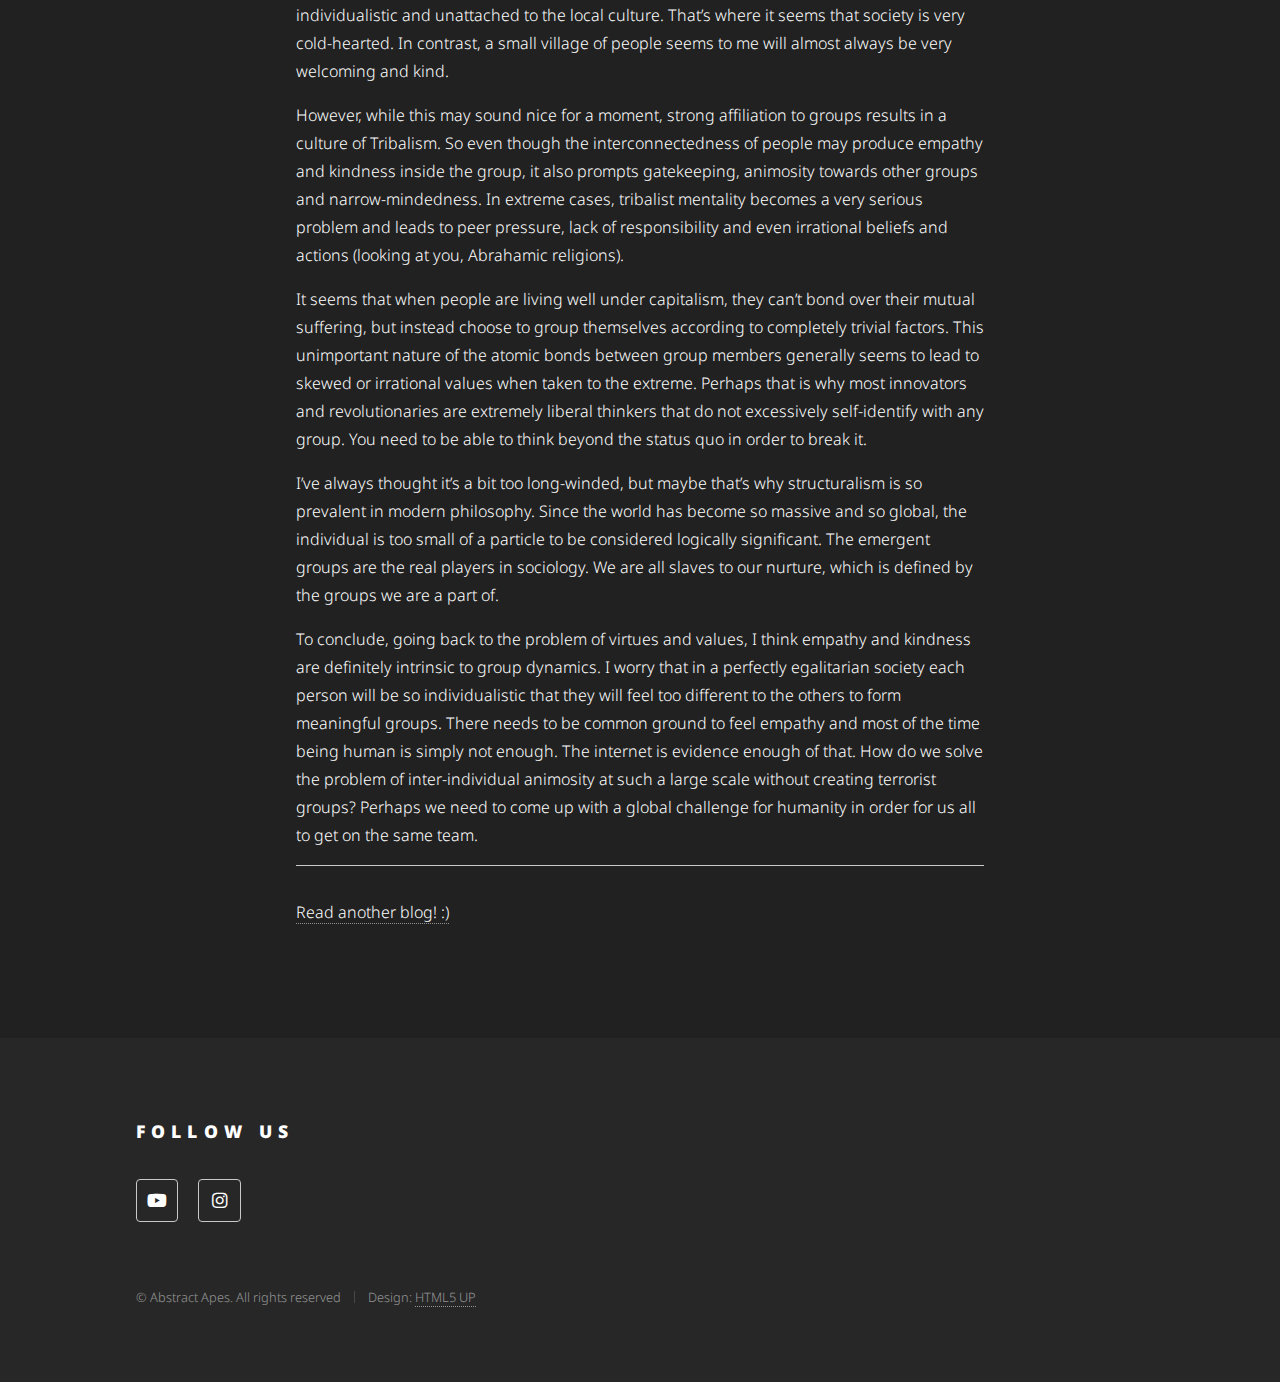
<file: blogs/humanity-values.html>
<!DOCTYPE HTML>
<!--
	Phantom by HTML5 UP
	html5up.net | @ajlkn
	Free for personal and commercial use under the CCA 3.0 license (html5up.net/license)
-->
<html>
	<head>
		<title>Abstract Apes</title>
		<meta charset="utf-8" />
		<meta name="viewport" content="width=device-width, initial-scale=1, user-scalable=no" />
		<link rel="icon" href="../images/icon.svg">
		<link rel="stylesheet" href="../assets/css/main.css" />
		<noscript><link rel="stylesheet" href="../assets/css/noscript.css" /></noscript>
	</head>
	<body class="is-preload">
		<!-- Wrapper -->
			<div id="wrapper">

				<!-- Header -->
					<header id="header">
						<div class="inner blog-style">


							<!-- Logo -->
							<a href="../index.html" class="logo">
								<img src="../images/logo_white.svg" alt="Abstract Apes" />
							</a>

							<!-- Nav -->
								<nav>
									<ul>
										<li><a href="#menu">Menu</a></li>
									</ul>
								</nav>
								

						</div>
					</header>

				<!-- Menu -->
					<nav id="menu">
						<h2>Menu</h2>
						<ul>
							<li><a href="../index.html">Home</a></li>
							<li><a href="../apes.html">The Apes</a></li>
							<li><a href="../index.html#blogs">Blogs</a></li>
							<li><a href="../index.html#podcasts-en">Podcasts in English</a></li>
							<li><a href="../index.html#podcasts-bg">Podcasts in Bulgarian</a></li>
						</ul>
					</nav>

				<!-- Main -->
					<div id="main">
						<div class="inner blog-style">
							<h1>How values emerge in groups of humans</h1>
							<hr class="major">
							<h6> 10 min read &nbsp;&nbsp;&nbsp;&nbsp;&nbsp;&nbsp;&nbsp; by Penev &nbsp;&nbsp;&nbsp;&nbsp;&nbsp;&nbsp;&nbsp; 28 October 2021</h6>
							<!-- <span class="image main"><img src="images/pic13.jpg" alt="" /></span> -->
							<p>Today I watched a <a href="https://www.youtube.com/watch?v=HXzhcfYlKFQ" target="_blank">YesTheory video about Transnistria</a>, a country on the border between Moldova and Ukraine. The country self-identifies as “the last Soviet republic” and looks very communist-esque. Without going into too much detail, the vloggers meet a very welcoming and generous society. This could be a case of “a few good encounters”, but let’s suppose it is not for the sake of this argument. The whole episode is very heartwarming and beautifully filmed. </p>
							<p>Anyway, one of the comments on the video mentioned how the episode reminds them of the described life in the USSR as per the words of the commenter’s grandma. Since I have heard similar things from my grandma, this got me thinking, how do such values of empathy, kindness and hospitality emerge in a culture? They are obviously good, since they make people happier, but what incentivizes people to live and feel with such ideas? </p>
							<p>Are they a product of the culture’s history, with a plethora of small factors throughout time adding up to result in a status quo of virtuous thinking? Or perhaps virtue quantity and quality have direct correlations to the mean average rational intelligence of the people, resulting in some kind of wholesome utilitarianism? (…lol)</p>
							<P>But Transnistria seems both insignificant historically, as well as intellectually. They tie their national identity to the USSR, and it is widely known that people in this period were poorer than their western counterparts and suffered from worse welfare.</P>
							<p>So, at first, I thought that perhaps there might be a connection between these high values and the economic system – Communism. Transnistrians seem to value USSR highly, with the hammer and sickle coat of arms seemingly placed everywhere. And I thought that I might be onto something since generosity and hospitality are not naturally emergent from Capitalism. However, it is obviously total nonsense to attribute the virtues of these people to a system that abuses them. Logically, them being poorer must lead to a more parsimonious attitude which shouldn’t breed generosity but the opposite.</p>
							<p>I looked at things from another angle – poorer people seem to be more generous and hospitable in general. I’m sure we can all remember an anecdote from our lives that testimonies to this. This video of the Transnistrian culture seems to be another piece of evidence. And I thought, maybe in these cultures (ex-USSR or in general Eastern Bloc countries) people think “we are all in the same boat, let’s help each other”.</p>
							<p>In this direction, I can imagine that people are more willing to be virtuous towards people that they self-identify with, or that they see as part of their group. And that makes perfect sense. The toughest friendships are created in hardship… and, to use an awful cliché, diamonds are created under pressure. Pain seems to bind people together through empathy. Culture-wide oppression leads to <b>mutual dependance</b> and highly interconnected people with an almost nuclear support structure. And from this we can derive generosity and hospitality.</p>
							<p>Now we must put this argument to the test. In capitalistic societies, there is better welfare, but also more independence. People live better lives, but since they are more individualistic, they are less inclined to self-identify with the culture or a random neighbor. The permeating cultural group dissimilates into smaller ones, such as “the family” or the immediate circle of friends. </p>
							<p>Think of New York, London, or even the Internet, places where people are highly individualistic and unattached to the local culture. That’s where it seems that society is very cold-hearted. In contrast, a small village of people seems to me will almost always be very welcoming and kind.</p>
							<p>However, while this may sound nice for a moment, strong affiliation to groups results in a culture of Tribalism. So even though the interconnectedness of people may produce empathy and kindness inside the group, it also prompts gatekeeping, animosity towards other groups and narrow-mindedness. In extreme cases, tribalist mentality becomes a very serious problem and leads to peer pressure, lack of responsibility and even irrational beliefs and actions (looking at you, Abrahamic religions).</p>
							<p>It seems that when people are living well under capitalism, they can’t bond over their mutual suffering, but instead choose to group themselves according to completely trivial factors. This unimportant nature of the atomic bonds between group members generally seems to lead to skewed or irrational values when taken to the extreme. Perhaps that is why most innovators and revolutionaries are extremely liberal thinkers that do not excessively self-identify with any group. You need to be able to think beyond the status quo in order to break it. </p>
							<p>I’ve always thought it’s a bit too long-winded, but maybe that’s why structuralism is so prevalent in modern philosophy. Since the world has become so massive and so global, the individual is too small of a particle to be considered logically significant. The emergent groups are the real players in sociology. We are all slaves to our nurture, which is defined by the groups we are a part of.</p>
							<p>To conclude, going back to the problem of virtues and values, I think empathy and kindness are definitely intrinsic to group dynamics. I worry that in a perfectly egalitarian society each person will be so individualistic that they will feel too different to the others to form meaningful groups. There needs to be common ground to feel empathy and most of the time being human is simply not enough. The internet is evidence enough of that. How do we solve the problem of inter-individual animosity at such a large scale without creating terrorist groups? Perhaps we need to come up with a global challenge for humanity in order for us all to get on the same team. </p>
							<hr class="blog-end">
							<p><a href="../index.html#blogs">Read another blog! :)</a></p>
						</div>
					</div>

				<!-- Footer -->
				<footer id="footer">
					<div class="inner">
						<section>
							<h2>Follow us</h2>
							<ul class="icons">
								<li><a href="https://www.youtube.com/channel/UCWf-Qgl0O3TG2DddO65zzOw/videos" target="_blank" class="icon brands style2 fa-youtube"><span class="label">Youtube</span></a></li>
								<li><a href="https://www.instagram.com/abstract.apes/" target="_blank" class="icon brands style2 fa-instagram"><span class="label">Instagram</span></a></li>
							</ul>
						</section>
						<ul class="copyright">
							<li>&copy; Abstract Apes. All rights reserved</li><li>Design: <a href="http://html5up.net">HTML5 UP</a></li>
						</ul>
					</div>
				</footer>

			</div>

		<!-- Scripts -->
			<script src="../assets/js/jquery.min.js"></script>
			<script src="../assets/js/browser.min.js"></script>
			<script src="../assets/js/breakpoints.min.js"></script>
			<script src="../assets/js/util.js"></script>
			<script src="../assets/js/main.js"></script>

	</body>
</html>
</file>
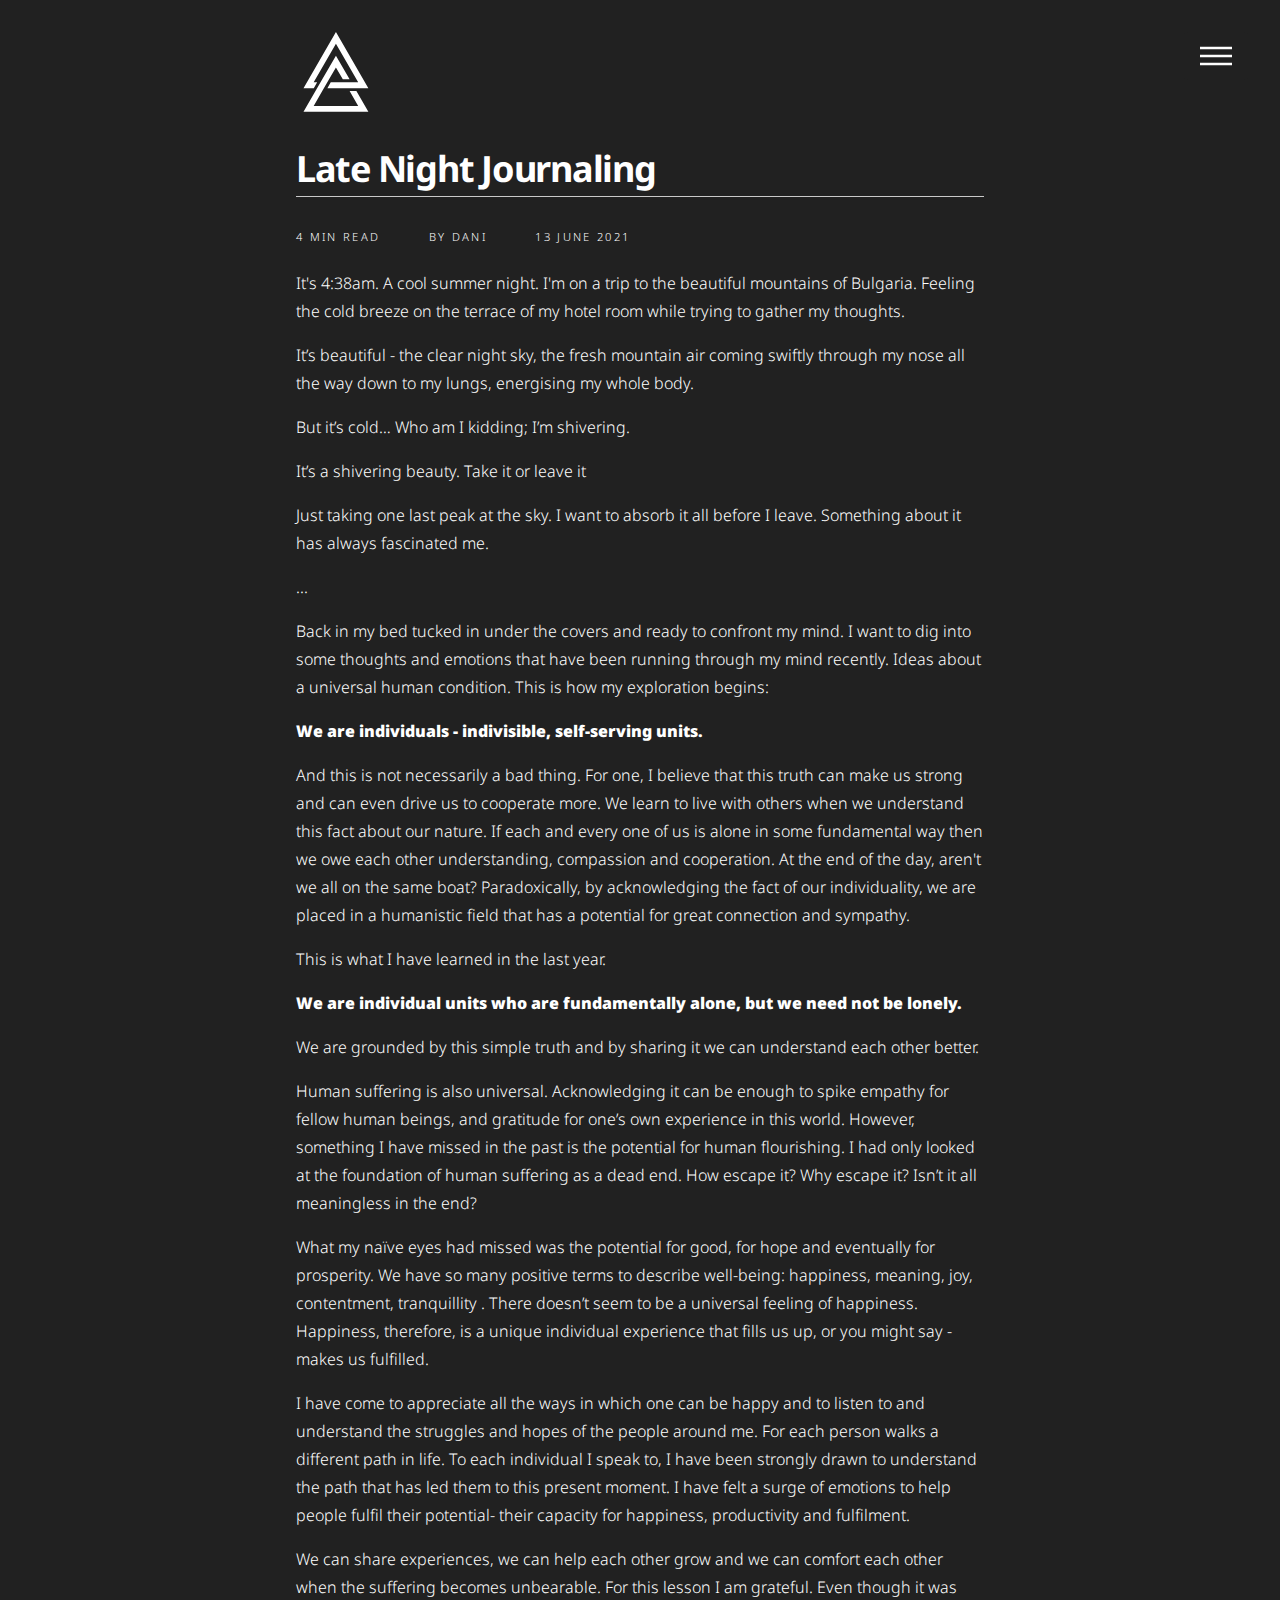
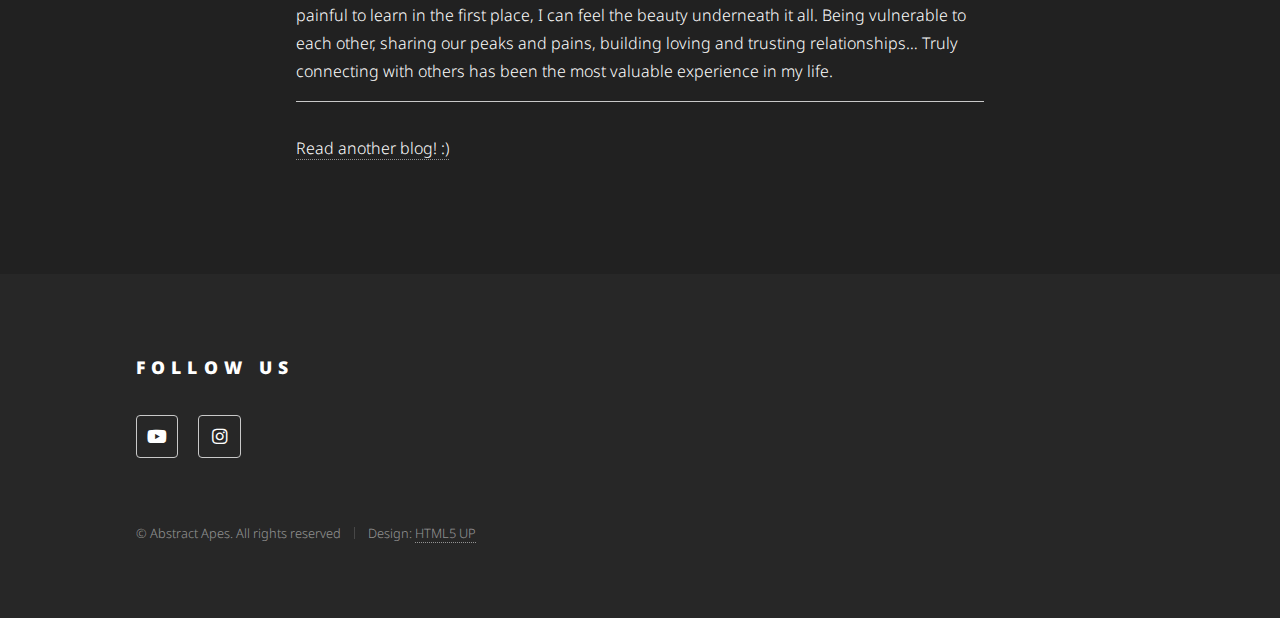
<file: blogs/late-night-blog.html>
<!DOCTYPE HTML>
<!--
	Phantom by HTML5 UP
	html5up.net | @ajlkn
	Free for personal and commercial use under the CCA 3.0 license (html5up.net/license)
-->
<html>
	<head>
		<title>Abstract Apes</title>
		<meta charset="utf-8" />
		<meta name="viewport" content="width=device-width, initial-scale=1, user-scalable=no" />
		<link rel="icon" href="../images/icon.svg">
		<meta property="og:image" content="../images/death2.jpg">
		<link rel="stylesheet" href="../assets/css/main.css" />
		<noscript><link rel="stylesheet" href="../assets/css/noscript.css" /></noscript>
	</head>
	<body class="is-preload">
		<!-- Wrapper -->
			<div id="wrapper">

				<!-- Header -->
					<header id="header">
						<div class="inner blog-style">


							<!-- Logo -->
							<a href="../index.html" class="logo">
								<img src="../images/logo_white.svg" alt="Abstract Apes" />
							</a>

							<!-- Nav -->
								<nav>
									<ul>
										<li><a href="#menu">Menu</a></li>
									</ul>
								</nav>
								

						</div>
					</header>

				<!-- Menu -->
					<nav id="menu">
						<h2>Menu</h2>
						<ul>
							<li><a href="../index.html">Home</a></li>
							<li><a href="../apes.html">The Apes</a></li>
							<li><a href="../index.html#blogs">Blogs</a></li>
							<li><a href="../index.html#podcasts-en">Podcasts in English</a></li>
							<li><a href="../index.html#podcasts-bg">Podcasts in Bulgarian</a></li>
						</ul>
					</nav>

				<!-- Main -->
					<div id="main">
						<div class="inner blog-style">
							<h1>Late Night Journaling</h1>
							<hr class="major">
							<h6> 4 min read &nbsp;&nbsp;&nbsp;&nbsp;&nbsp;&nbsp;&nbsp; by Dani &nbsp;&nbsp;&nbsp;&nbsp;&nbsp;&nbsp;&nbsp; 13 June 2021</h6>
							<!-- <span class="image main"><img src="images/pic13.jpg" alt="" /></span> -->
							
							<p>It's 4:38am. A cool summer night. I'm on a trip to the beautiful mountains of Bulgaria. Feeling the cold breeze on the terrace of my hotel room while trying to gather my thoughts.</p>
							<p>It’s beautiful - the clear night sky, the fresh mountain air coming swiftly through my nose all the way down to my lungs, energising my whole body.</p>
							<p>But it’s cold… Who am I kidding; I’m shivering.</p>
							<p>It’s a shivering beauty. Take it or leave it</p>
							<p>Just taking one last peak at the sky. I want to absorb it all before I leave. Something about it has always fascinated me.</p>
							<p>...</p>
							<p>Back in my bed tucked in under the covers and ready to confront my mind. I want to dig into some thoughts and emotions that have been running through my mind recently. Ideas about a universal human condition. This is how my exploration begins:</p>
							<p><b>We are individuals - indivisible, self-serving units.</b></p>
							<p>And this is not necessarily a bad thing. For one, I believe that this truth can make us strong and can even drive us to cooperate more. We learn to live with others when we understand this fact about our nature. If each and every one of us is alone in some fundamental way then we owe each other understanding, compassion and cooperation. At the end of the day, aren't we all on the same boat? Paradoxically, by acknowledging the fact of our individuality, we are placed in a humanistic field that has a potential for great connection and sympathy.</p>
							<p>This is what I have learned in the last year.</p>
							<p><b>We are individual units who are fundamentally alone, but we need not be lonely.</b></p>
							<p>We are grounded by this simple truth and by sharing it we can understand each other better.</p>
							<p>Human suffering is also universal. Acknowledging it can be enough to spike empathy for fellow human beings, and gratitude for one’s own experience in this world. However, something I have missed in the past is the potential for human flourishing. I had only looked at the foundation of human suffering as a dead end. How escape it? Why escape it? Isn’t it all meaningless in the end?</p>
							<p>What my naïve eyes had missed was the potential for good, for hope and eventually for prosperity. We have so many positive terms to describe well-being: happiness, meaning, joy, contentment, tranquillity . There doesn’t seem to be a universal feeling of happiness. Happiness, therefore, is a unique individual experience that fills us up, or you might say - makes us fulfilled. </p>
							<p>I have come to appreciate all the ways in which one can be happy and to listen to and understand the struggles and hopes of the people around me. For each person walks a different path in life. To each individual I speak to, I have been strongly drawn to understand the path that has led them to this present moment. I have felt a surge of emotions to help people fulfil their potential- their capacity for happiness, productivity and fulfilment.</p>
							<p>We can share experiences, we can help each other grow and we can comfort each other when the suffering becomes unbearable. For this lesson I am grateful. Even though it was painful to learn in the first place, I can feel the beauty underneath it all. Being vulnerable to each other, sharing our peaks and pains, building loving and trusting relationships… Truly connecting with others has been the most valuable experience in my life.</p>
					
							<hr class="blog-end">
							<p><a href="../index.html#blogs">Read another blog! :)</a></p>
						</div>
					</div>

				<!-- Footer -->
				<footer id="footer">
					<div class="inner">
						<section>
							<h2>Follow us</h2>
							<ul class="icons">
								<li><a href="https://www.youtube.com/channel/UCWf-Qgl0O3TG2DddO65zzOw/videos" target="_blank" class="icon brands style2 fa-youtube"><span class="label">Youtube</span></a></li>
								<li><a href="https://www.instagram.com/abstract.apes/" target="_blank" class="icon brands style2 fa-instagram"><span class="label">Instagram</span></a></li>
							</ul>
						</section>
						<ul class="copyright">
							<li>&copy; Abstract Apes. All rights reserved</li><li>Design: <a href="http://html5up.net">HTML5 UP</a></li>
						</ul>
					</div>
				</footer>

			</div>

		<!-- Scripts -->
			<script src="../assets/js/jquery.min.js"></script>
			<script src="../assets/js/browser.min.js"></script>
			<script src="../assets/js/breakpoints.min.js"></script>
			<script src="../assets/js/util.js"></script>
			<script src="../assets/js/main.js"></script>

	</body>
</html>
</file>
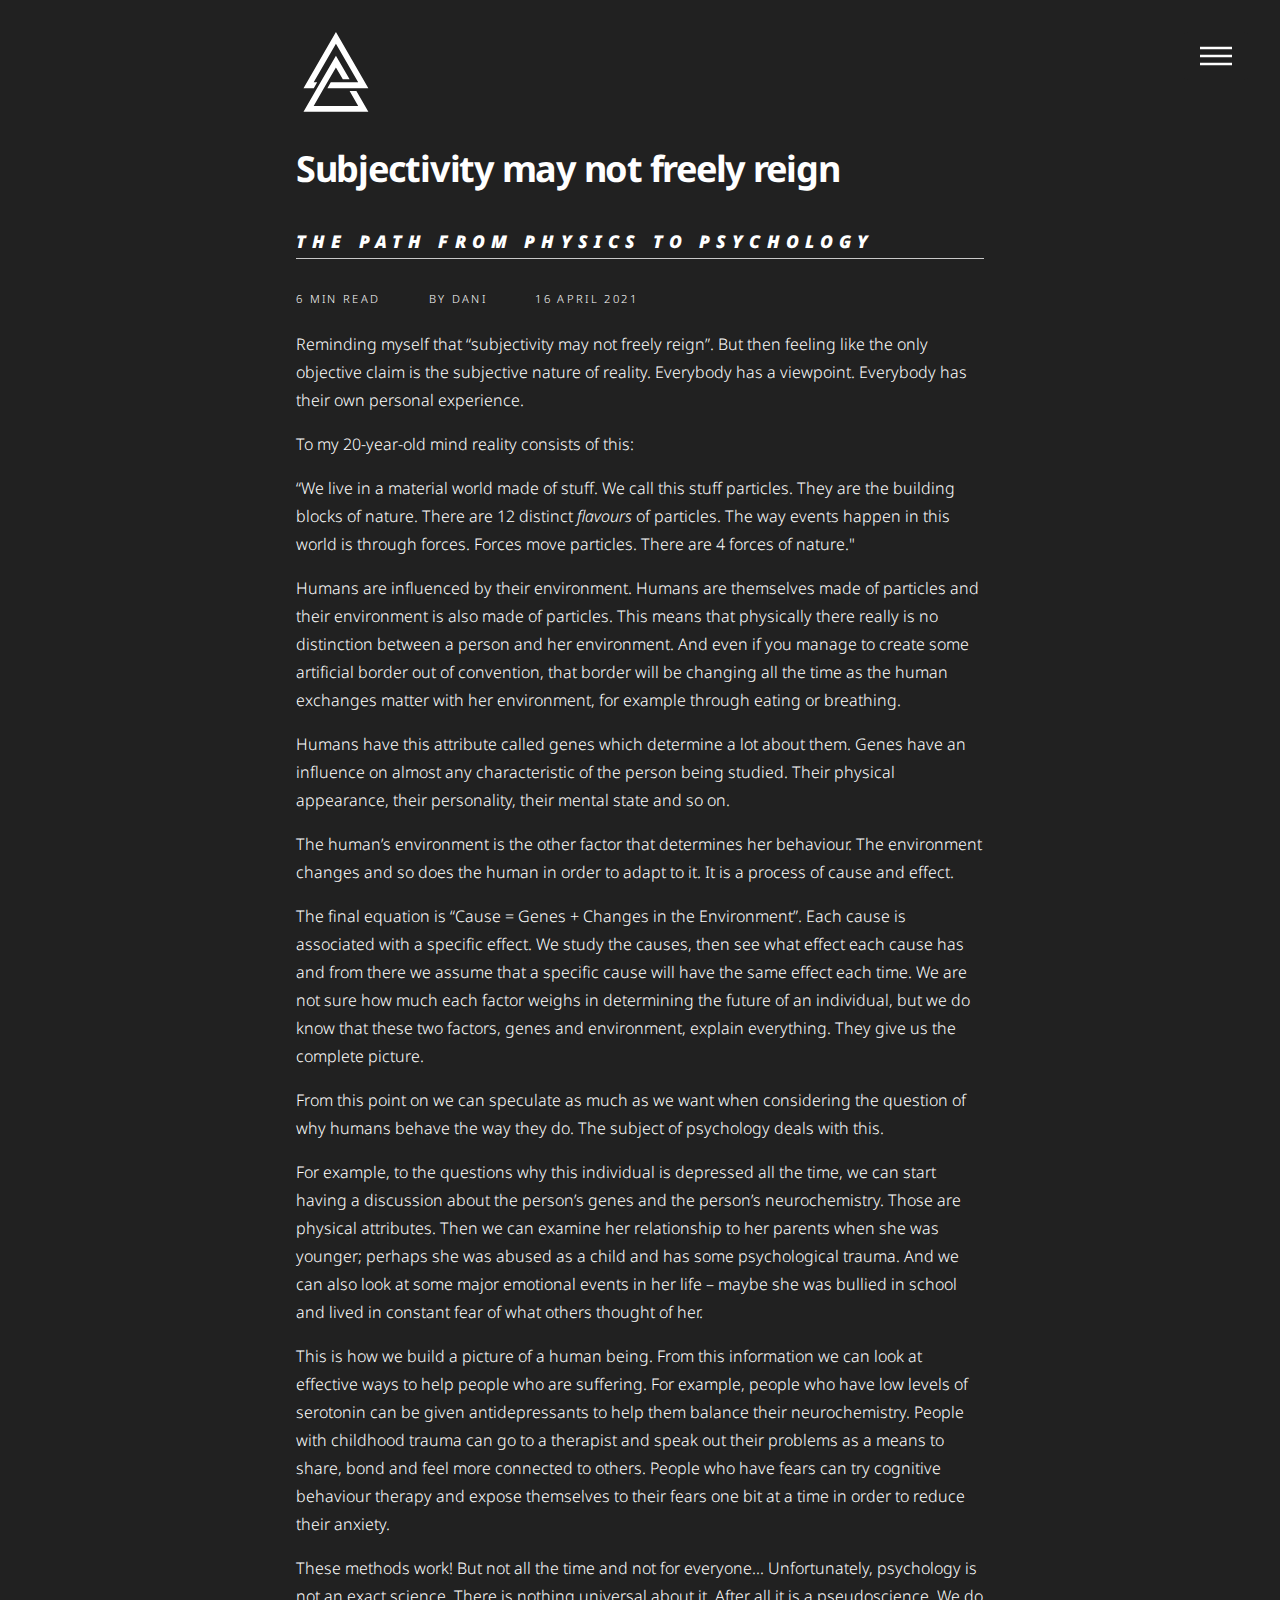
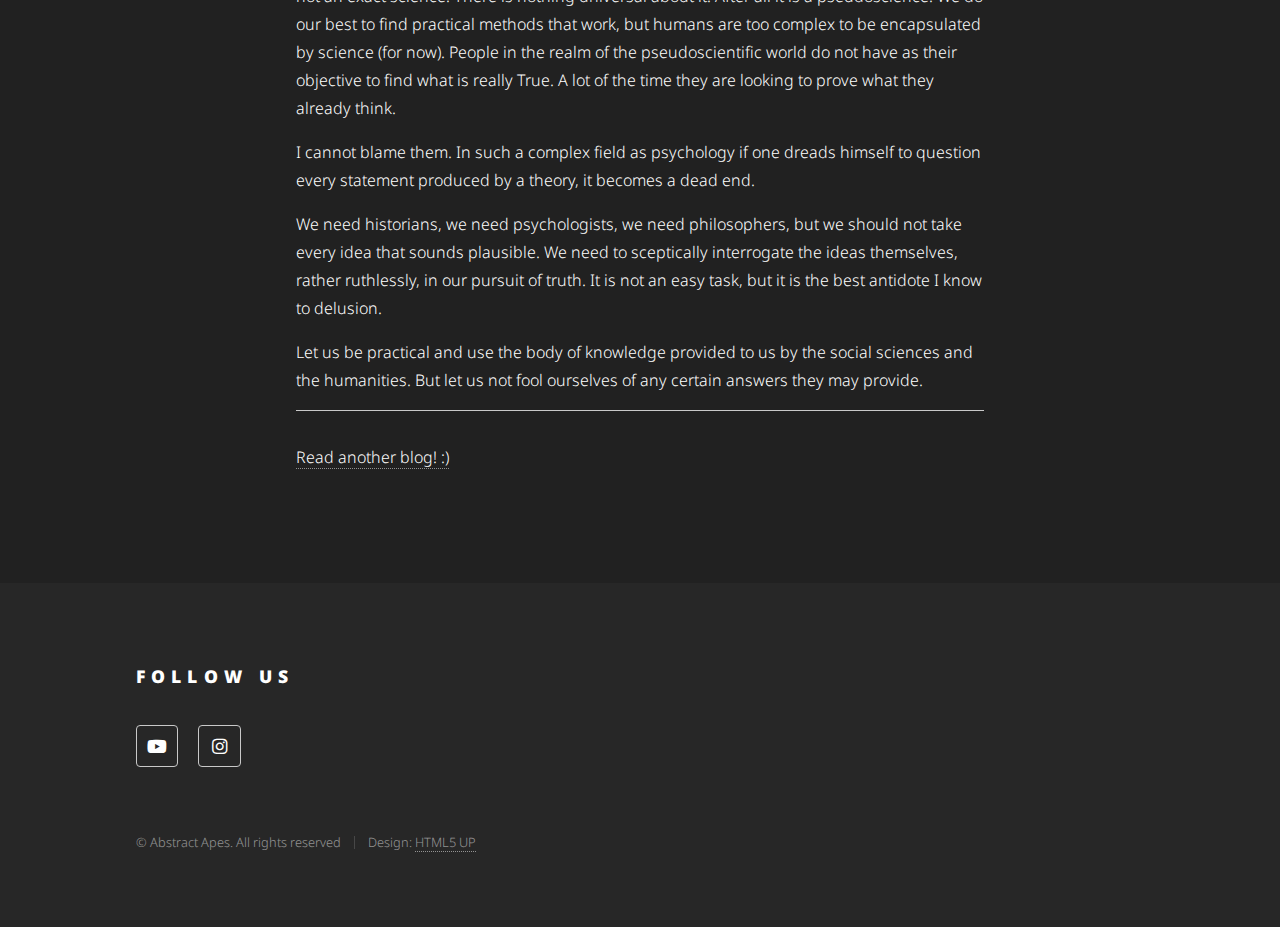
<file: blogs/subjectivity-may-not-freely-reign.html>
<!DOCTYPE HTML>
<!--
	Phantom by HTML5 UP
	html5up.net | @ajlkn
	Free for personal and commercial use under the CCA 3.0 license (html5up.net/license)
-->
<html>
	<head>
		<title>Abstract Apes</title>
		<meta charset="utf-8" />
		<meta name="viewport" content="width=device-width, initial-scale=1, user-scalable=no" />
		<link rel="icon" href="../images/icon.svg">
		<link rel="stylesheet" href="../assets/css/main.css" />
		<noscript><link rel="stylesheet" href="../assets/css/noscript.css" /></noscript>
	</head>
	<body class="is-preload">
		<!-- Wrapper -->
			<div id="wrapper">

				<!-- Header -->
					<header id="header">
						<div class="inner blog-style">


							<!-- Logo -->
							<a href="../index.html" class="logo">
								<img src="../images/logo_white.svg" alt="Abstract Apes" />
							</a>

							<!-- Nav -->
								<nav>
									<ul>
										<li><a href="#menu">Menu</a></li>
									</ul>
								</nav>
								

						</div>
					</header>

				<!-- Menu -->
					<nav id="menu">
						<h2>Menu</h2>
						<ul>
							<li><a href="../index.html">Home</a></li>
							<li><a href="../apes.html">The Apes</a></li>
							<li><a href="../index.html#blogs">Blogs</a></li>
							<li><a href="../index.html#podcasts-en">Podcasts in English</a></li>
							<li><a href="../index.html#podcasts-bg">Podcasts in Bulgarian</a></li>
						</ul>
					</nav>

				<!-- Main -->
					<div id="main">
						<div class="inner blog-style">
							<h1>Subjectivity may not freely reign</h1>
							<h2><i>The path from physics to psychology</i></h2>
							<hr class="major">
							<h6> 6 min read &nbsp;&nbsp;&nbsp;&nbsp;&nbsp;&nbsp;&nbsp; by Dani &nbsp;&nbsp;&nbsp;&nbsp;&nbsp;&nbsp;&nbsp; 16 April 2021</h6>
							<!-- <span class="image main"><img src="images/pic13.jpg" alt="" /></span> -->
							<p>Reminding myself that “subjectivity may not freely reign”. But then feeling like the only objective claim is the subjective nature of reality. Everybody has a viewpoint. Everybody has their own personal experience. </p>
							<p>To my 20-year-old mind reality consists of this:</p>
							<p>“We live in a material world made of stuff. We call this stuff particles. They are the building blocks of nature. There are 12 distinct <i>flavours</i> of particles. The way events happen in this world is through forces. Forces move particles. There are 4 forces of nature."</p>
							<p>Humans are influenced by their environment. Humans are themselves made of particles and their environment is also made of particles. This means that physically there really is no distinction between a person and her environment. And even if you manage to create some artificial border out of convention, that border will be changing all the time as the human exchanges matter with her environment, for example through eating or breathing.</p>
							<p>Humans have this attribute called genes which determine a lot about them. Genes have an influence on almost any characteristic of the person being studied. Their physical appearance, their personality, their mental state and so on. </p>
							<p>The human’s environment is the other factor that determines her behaviour. The environment changes and so does the human in order to adapt to it. It is a process of cause and effect. </p>
							<p>The final equation is “Cause = Genes + Changes in the Environment”. Each cause is associated with a specific effect. We study the causes, then see what effect each cause has and from there we assume that a specific cause will have the same effect each time. We are not sure how much each factor weighs in determining the future of an individual, but we do know that these two factors, genes and environment, explain everything. They give us the complete picture.</p>
							<p>From this point on we can speculate as much as we want when considering the question of why humans behave the way they do. The subject of psychology deals with this. </p>
							<p>For example, to the questions why this individual is depressed all the time, we can start having a discussion about the person’s genes and the person’s neurochemistry. Those are physical attributes. Then we can examine her relationship to her parents when she was younger; perhaps she was abused as a child and has some psychological trauma. And we can also look at some major emotional events in her life – maybe she was bullied in school and lived in constant fear of what others thought of her. </p>
							<p>This is how we build a picture of a human being. From this information we can look at effective ways to help people who are suffering. For example, people who have low levels of serotonin can be given antidepressants to help them balance their neurochemistry. People with childhood trauma can go to a therapist and speak out their problems as a means to share, bond and feel more connected to others. People who have fears can try cognitive behaviour therapy and expose themselves to their fears one bit at a time in order to reduce their anxiety. </p>
							<p>These methods work! But not all the time and not for everyone... Unfortunately, psychology is not an exact science. There is nothing universal about it. After all it is a pseudoscience. We do our best to find practical methods that work, but humans are too complex to be encapsulated by science (for now). People in the realm of the pseudoscientific world do not have as their objective to find what is really True. A lot of the time they are looking to prove what they already think. </p>
							<p>I cannot blame them. In such a complex field as psychology if one dreads himself to question every statement produced by a theory, it becomes a dead end. </p>
							<p>We need historians, we need psychologists, we need philosophers, but we should not take every idea that sounds plausible. We need to sceptically interrogate the ideas themselves, rather ruthlessly, in our pursuit of truth. It is not an easy task, but it is the best antidote I know to delusion.</p>
							<p>Let us be practical and use the body of knowledge provided to us by the social sciences and the humanities. But let us not fool ourselves of any certain answers they may provide. </p>
							<hr class="blog-end">
							<p><a href="../index.html#blogs">Read another blog! :)</a></p>
						</div>
					</div>

				<!-- Footer -->
				<footer id="footer">
					<div class="inner">
						<section>
							<h2>Follow us</h2>
							<ul class="icons">
								<li><a href="https://www.youtube.com/channel/UCWf-Qgl0O3TG2DddO65zzOw/videos" target="_blank" class="icon brands style2 fa-youtube"><span class="label">Youtube</span></a></li>
								<li><a href="https://www.instagram.com/abstract.apes/" target="_blank" class="icon brands style2 fa-instagram"><span class="label">Instagram</span></a></li>
							</ul>
						</section>
						<ul class="copyright">
							<li>&copy; Abstract Apes. All rights reserved</li><li>Design: <a href="http://html5up.net">HTML5 UP</a></li>
						</ul>
					</div>
				</footer>

			</div>

		<!-- Scripts -->
			<script src="../assets/js/jquery.min.js"></script>
			<script src="../assets/js/browser.min.js"></script>
			<script src="../assets/js/breakpoints.min.js"></script>
			<script src="../assets/js/util.js"></script>
			<script src="../assets/js/main.js"></script>

	</body>
</html>
</file>
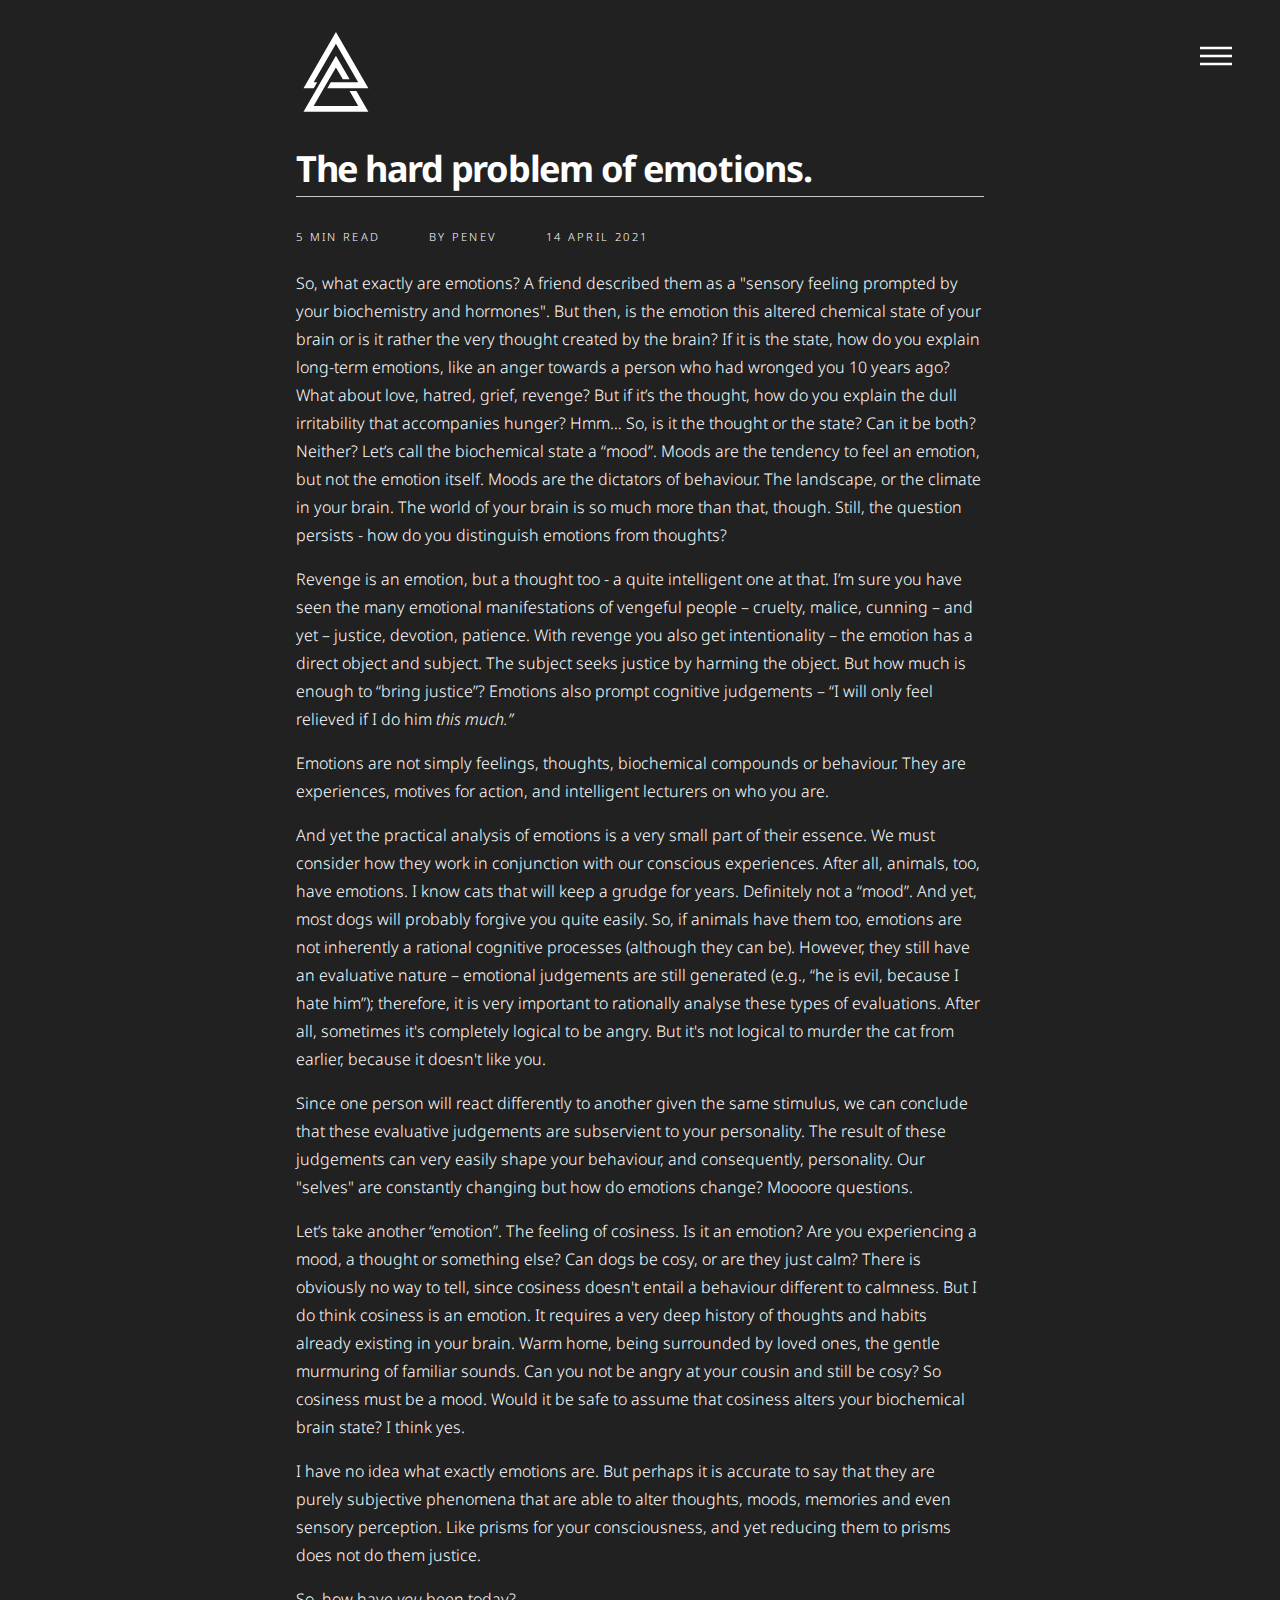
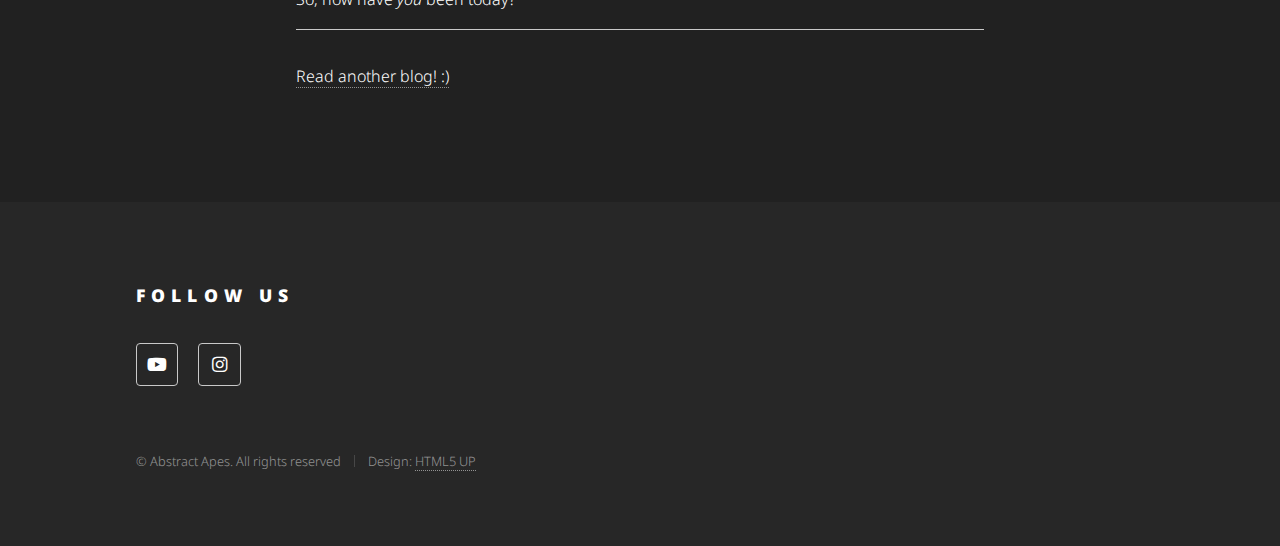
<file: blogs/the-hard-problem-of-emotions.html>
<!DOCTYPE HTML>
<!--
	Phantom by HTML5 UP
	html5up.net | @ajlkn
	Free for personal and commercial use under the CCA 3.0 license (html5up.net/license)
-->
<html>
	<head>
		<title>Abstract Apes</title>
		<meta charset="utf-8" />
		<meta name="viewport" content="width=device-width, initial-scale=1, user-scalable=no" />
		<link rel="icon" href="../images/icon.svg">
		<link rel="stylesheet" href="../assets/css/main.css" />
		<noscript><link rel="stylesheet" href="../assets/css/noscript.css" /></noscript>
	</head>
	<body class="is-preload">
		<!-- Wrapper -->
			<div id="wrapper">

				<!-- Header -->
					<header id="header">
						<div class="inner blog-style">


							<!-- Logo -->
							<a href="../index.html" class="logo">
								<img src="../images/logo_white.svg" alt="Abstract Apes" />
							</a>

							<!-- Nav -->
								<nav>
									<ul>
										<li><a href="#menu">Menu</a></li>
									</ul>
								</nav>
								

						</div>
					</header>

				<!-- Menu -->
					<nav id="menu">
						<h2>Menu</h2>
						<ul>
							<li><a href="../index.html">Home</a></li>
							<li><a href="../apes.html">The Apes</a></li>
							<li><a href="../index.html#blogs">Blogs</a></li>
							<li><a href="../index.html#podcasts-en">Podcasts in English</a></li>
							<li><a href="../index.html#podcasts-bg">Podcasts in Bulgarian</a></li>
						</ul>
					</nav>

				<!-- Main -->
					<div id="main">
						<div class="inner blog-style">
							<h1>The hard problem of emotions.</h1>
							<hr class="major">
							<h6> 5 min read &nbsp;&nbsp;&nbsp;&nbsp;&nbsp;&nbsp;&nbsp; by Penev &nbsp;&nbsp;&nbsp;&nbsp;&nbsp;&nbsp;&nbsp; 14 April 2021</h6>
							<!-- <span class="image main"><img src="images/pic13.jpg" alt="" /></span> -->
							<p>So, what exactly are emotions? A friend described them as a "sensory feeling prompted by your biochemistry and hormones". But then, is the emotion this altered chemical state of your brain or is it rather the very thought created by the brain? If it is the state, how do you explain long-term emotions, like an anger towards a person who had wronged you 10 years ago? What about love, hatred, grief, revenge? But if it’s the thought, how do you explain the dull irritability that accompanies hunger? Hmm… So, is it the thought or the state? Can it be both? Neither? Let’s call the biochemical state a “mood”. Moods are the tendency to feel an emotion, but not the emotion itself. Moods are the dictators of behaviour. The landscape, or the climate in your brain. The world of your brain is so much more than that, though. Still, the question persists - how do you distinguish emotions from thoughts?</p>
							<p>Revenge is an emotion, but a thought too - a quite intelligent one at that. I’m sure you have seen the many emotional manifestations of vengeful people – cruelty, malice, cunning – and yet – justice, devotion, patience. With revenge you also get intentionality – the emotion has a direct object and subject. The subject seeks justice by harming the object. But how much is enough to “bring justice”? Emotions also prompt cognitive judgements – “I will only feel relieved if I do him <i>this much.”</i></p>
							<p>Emotions are not simply feelings, thoughts, biochemical compounds or behaviour. They are experiences, motives for action, and intelligent lecturers on who you are.</p>
							<P>And yet the practical analysis of emotions is a very small part of their essence. We must consider how they work in conjunction with our conscious experiences. After all, animals, too, have emotions. I know cats that will keep a grudge for years. Definitely not a “mood”. And yet, most dogs will probably forgive you quite easily. So, if animals have them too, emotions are not inherently a rational cognitive processes (although they can be). However, they still have an evaluative nature – emotional judgements are still generated (e.g., “he is evil, because I hate him”); therefore, it is very important to rationally analyse these types of evaluations. After all, sometimes it's completely logical to be angry. But it's not logical to murder the cat from earlier, because it doesn't like you.</P>
							<p>Since one person will react differently to another given the same stimulus, we can conclude that these evaluative judgements are subservient to your personality. The result of these judgements can very easily shape your behaviour, and consequently, personality. Our "selves" are constantly changing but how do emotions change? Moooore questions. </p>
							<p>Let’s take another “emotion”. The feeling of cosiness. Is it an emotion? Are you experiencing a mood, a thought or something else? Can dogs be cosy, or are they just calm? There is obviously no way to tell, since cosiness doesn't entail a behaviour different to calmness. But I do think cosiness is an emotion. It requires a very deep history of thoughts and habits already existing in your brain. Warm home, being surrounded by loved ones, the gentle murmuring of familiar sounds. Can you not be angry at your cousin and still be cosy? So cosiness must be a mood. Would it be safe to assume that cosiness alters your biochemical brain state? I think yes. </p>
							<p>I have no idea what exactly emotions are. But perhaps it is accurate to say that they are purely subjective phenomena that are able to alter thoughts, moods, memories and even sensory perception. Like prisms for your consciousness, and yet reducing them to prisms does not do them justice. </p>
							<p>So, how have <i>you</i> been today?</p>
							<hr class="blog-end">
							<p><a href="../index.html#blogs">Read another blog! :)</a></p>
						</div>
					</div>

				<!-- Footer -->
				<footer id="footer">
					<div class="inner">
						<section>
							<h2>Follow us</h2>
							<ul class="icons">
								<li><a href="https://www.youtube.com/channel/UCWf-Qgl0O3TG2DddO65zzOw/videos" target="_blank" class="icon brands style2 fa-youtube"><span class="label">Youtube</span></a></li>
								<li><a href="https://www.instagram.com/abstract.apes/" target="_blank" class="icon brands style2 fa-instagram"><span class="label">Instagram</span></a></li>
							</ul>
						</section>
						<ul class="copyright">
							<li>&copy; Abstract Apes. All rights reserved</li><li>Design: <a href="http://html5up.net">HTML5 UP</a></li>
						</ul>
					</div>
				</footer>

			</div>

		<!-- Scripts -->
			<script src="../assets/js/jquery.min.js"></script>
			<script src="../assets/js/browser.min.js"></script>
			<script src="../assets/js/breakpoints.min.js"></script>
			<script src="../assets/js/util.js"></script>
			<script src="../assets/js/main.js"></script>

	</body>
</html>
</file>
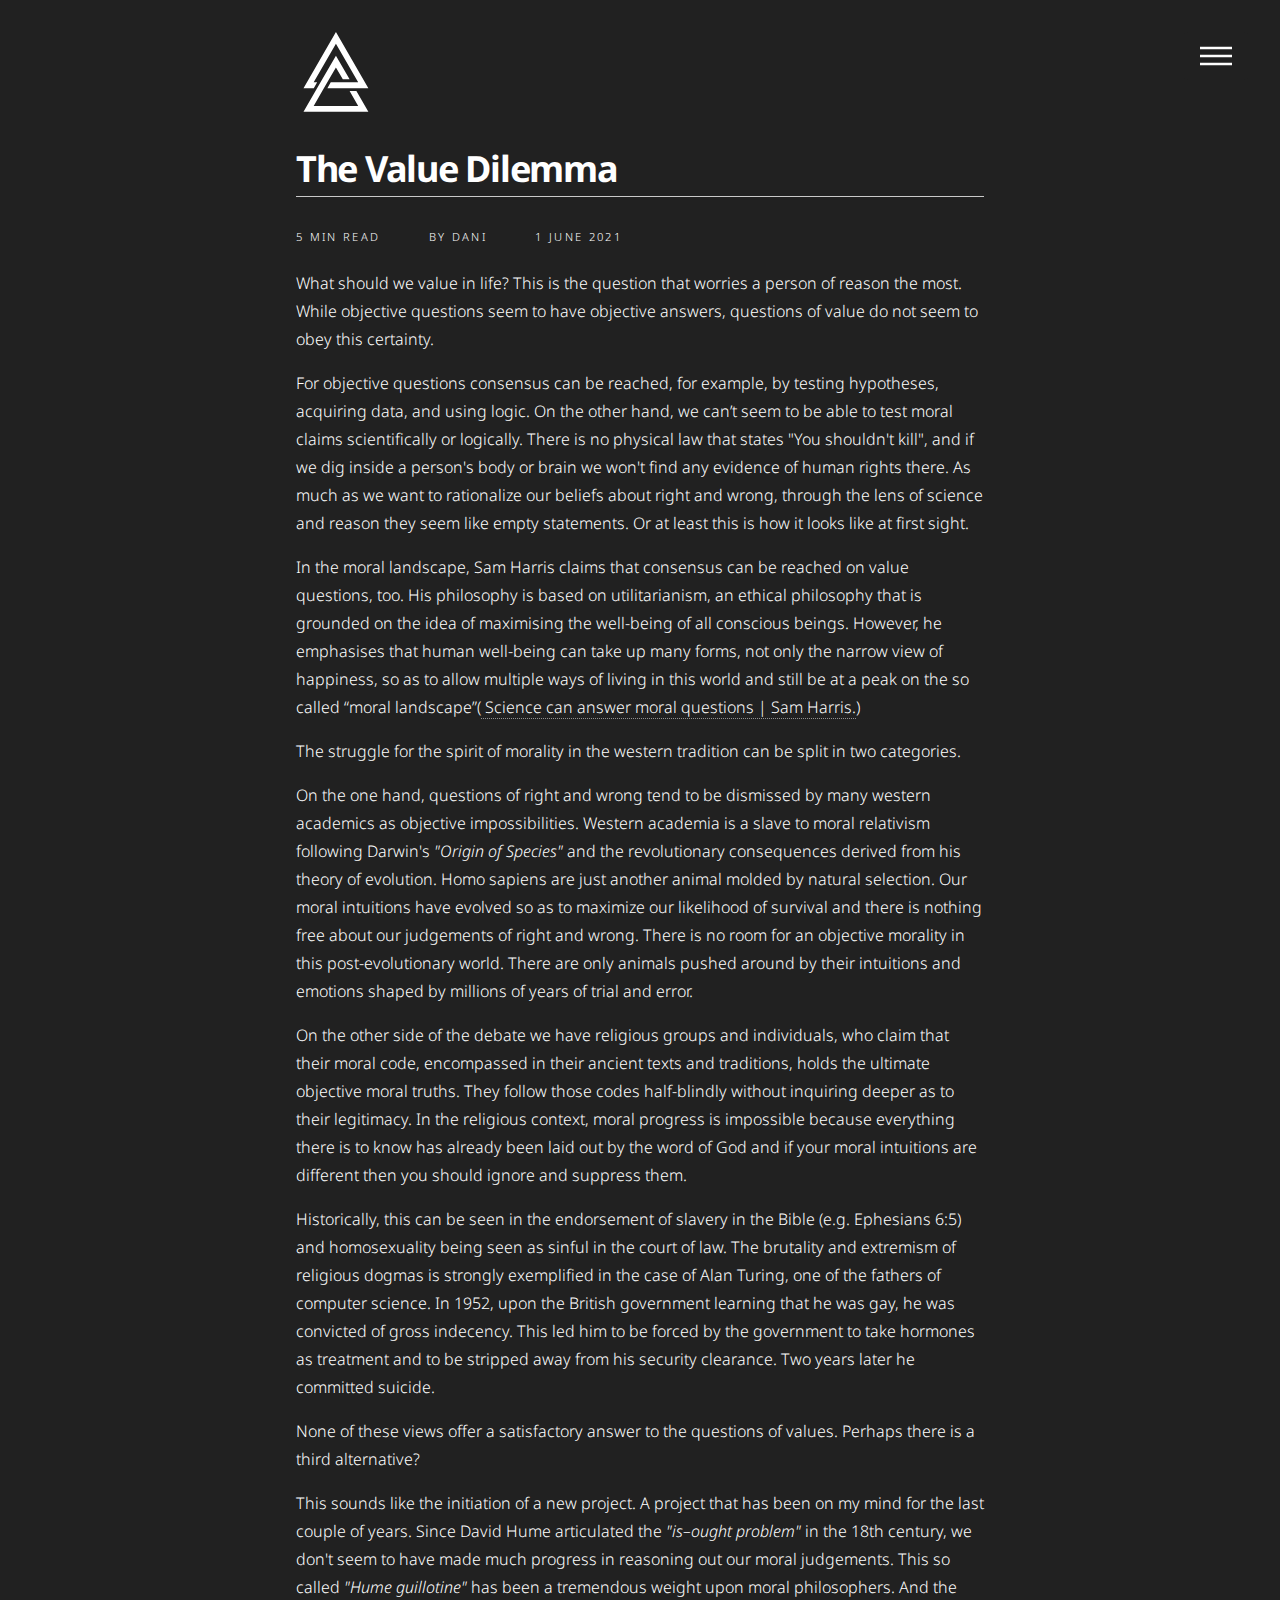
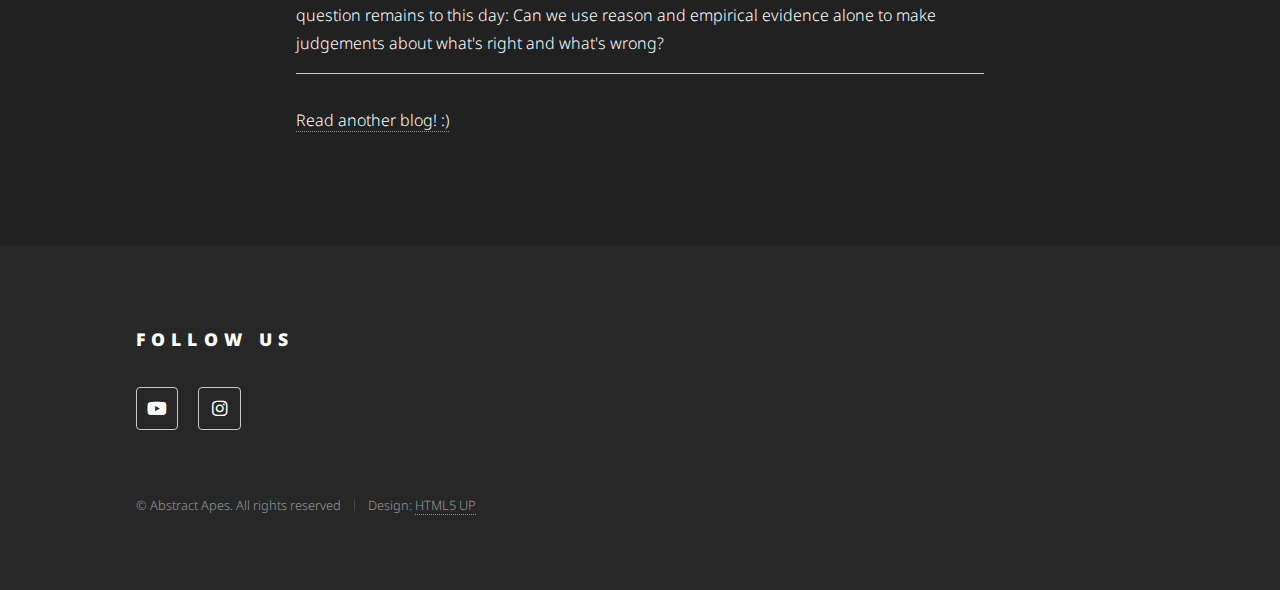
<file: blogs/value-dilemma.html>
<!DOCTYPE HTML>
<!--
	Phantom by HTML5 UP
	html5up.net | @ajlkn
	Free for personal and commercial use under the CCA 3.0 license (html5up.net/license)
-->
<html>
	<head>
		<title>Abstract Apes</title>
		<meta charset="utf-8" />
		<meta name="viewport" content="width=device-width, initial-scale=1, user-scalable=no" />
		<link rel="icon" href="../images/icon.svg">
		<meta property="og:image" content="../images/mor.jpg">
		<link rel="stylesheet" href="../assets/css/main.css" />
		<noscript><link rel="stylesheet" href="../assets/css/noscript.css" /></noscript>
	</head>
	<body class="is-preload">
		<!-- Wrapper -->
			<div id="wrapper">

				<!-- Header -->
					<header id="header">
						<div class="inner blog-style">


							<!-- Logo -->
							<a href="../index.html" class="logo">
								<img src="../images/logo_white.svg" alt="Abstract Apes" />
							</a>

							<!-- Nav -->
								<nav>
									<ul>
										<li><a href="#menu">Menu</a></li>
									</ul>
								</nav>
								

						</div>
					</header>

				<!-- Menu -->
					<nav id="menu">
						<h2>Menu</h2>
						<ul>
							<li><a href="../index.html">Home</a></li>
							<li><a href="../apes.html">The Apes</a></li>
							<li><a href="../index.html#blogs">Blogs</a></li>
							<li><a href="../index.html#podcasts-en">Podcasts in English</a></li>
							<li><a href="../index.html#podcasts-bg">Podcasts in Bulgarian</a></li>
						</ul>
					</nav>

				<!-- Main -->
					<div id="main">
						<div class="inner blog-style">
							<h1>The Value Dilemma</h1>
							<hr class="major">
							<h6> 5 min read &nbsp;&nbsp;&nbsp;&nbsp;&nbsp;&nbsp;&nbsp; by Dani &nbsp;&nbsp;&nbsp;&nbsp;&nbsp;&nbsp;&nbsp; 1 June 2021</h6>
							<!-- <span class="image main"><img src="images/pic13.jpg" alt="" /></span> -->
							<p>What should we value in life? This is the question that worries a person of reason the most. While objective questions seem to have objective answers, questions of value do not seem to obey this certainty.</p>
							<p>For objective questions consensus can be reached, for example, by testing hypotheses, acquiring data, and using logic. On the other hand, we can’t seem to be able to test moral claims scientifically or logically. There is no physical law that states "You shouldn't kill", and if we dig inside a person's body or brain we won't find any evidence of human rights there. As much as we want to rationalize our beliefs about right and wrong, through the lens of science and reason they seem like empty statements. Or at least this is how it looks like at first sight.</p>
							<p>In the moral landscape, Sam Harris claims that consensus can be reached on value questions, too. His philosophy is based on utilitarianism, an ethical philosophy that is grounded on the idea of maximising the well-being of all conscious beings. However, he emphasises that human well-being can take up many forms, not only the narrow view of happiness, so as to allow multiple ways of living in this world and still be at a peak on the so called “moral landscape”(<a href="https://www.ted.com/talks/sam_harris_science_can_answer_moral_questions?language=en"> Science can answer moral questions | Sam Harris.</a>)</p>
							<p>The struggle for the spirit of morality in the western tradition can be split in two categories.</p>	
							<p>On the one hand, questions of right and wrong tend to be dismissed by many western academics as objective impossibilities. Western academia is a slave to moral relativism following Darwin's <i>"Origin of Species"</i> and the revolutionary consequences derived from his theory of evolution. Homo sapiens are just another animal molded by natural selection. Our moral intuitions have evolved so as to maximize our likelihood of survival and there is nothing free about our judgements of right and wrong. There is no room for an objective morality in this post-evolutionary world. There are only animals pushed around by their intuitions and emotions shaped by millions of years of trial and error.</p>
							<p>On the other side of the debate we have religious groups and individuals, who claim that their moral code, encompassed in their ancient texts and traditions, holds the ultimate objective moral truths. They follow those codes half-blindly without inquiring deeper as to their legitimacy. In the religious context, moral progress is impossible because everything there is to know has already been laid out by the word of God and if your moral intuitions are different then you should ignore and suppress them.</p>
							<p>Historically, this can be seen in the endorsement of slavery in the Bible (e.g. Ephesians 6:5) and homosexuality being seen as sinful in the court of law. The brutality and extremism of religious dogmas is strongly exemplified in the case of Alan Turing, one of the fathers of computer science. In 1952, upon the British government learning that he was gay, he was convicted of gross indecency. This led him to be forced by the government to take hormones as treatment and to be stripped away from his security clearance. Two years later he committed suicide.</p>
							<p>None of these views offer a satisfactory answer to the questions of values. Perhaps there is a third alternative?</p>
							<p>This sounds like the initiation of a new project. A project that has been on my mind for the last couple of years. Since David Hume articulated the <i>"is–ought problem"</i> in the 18th century, we don't seem to have made much progress in reasoning out our moral judgements. This so called <i>"Hume guillotine"</i> has been a tremendous weight upon moral philosophers. And the question remains to this day: Can we use reason and empirical evidence alone to make judgements about what's right and what's wrong?</p>
							<hr class="blog-end">
							<p><a href="../index.html#blogs">Read another blog! :)</a></p>
						</div>
					</div>

				<!-- Footer -->
				<footer id="footer">
					<div class="inner">
						<section>
							<h2>Follow us</h2>
							<ul class="icons">
								<li><a href="https://www.youtube.com/channel/UCWf-Qgl0O3TG2DddO65zzOw/videos" target="_blank" class="icon brands style2 fa-youtube"><span class="label">Youtube</span></a></li>
								<li><a href="https://www.instagram.com/abstract.apes/" target="_blank" class="icon brands style2 fa-instagram"><span class="label">Instagram</span></a></li>
							</ul>
						</section>
						<ul class="copyright">
							<li>&copy; Abstract Apes. All rights reserved</li><li>Design: <a href="http://html5up.net">HTML5 UP</a></li>
						</ul>
					</div>
				</footer>

			</div>

		<!-- Scripts -->
			<script src="../assets/js/jquery.min.js"></script>
			<script src="../assets/js/browser.min.js"></script>
			<script src="../assets/js/breakpoints.min.js"></script>
			<script src="../assets/js/util.js"></script>
			<script src="../assets/js/main.js"></script>

	</body>
</html>
</file>
<file: assets/css/noscript.css>
/*
	Phantom by HTML5 UP
	html5up.net | @ajlkn
	Free for personal and commercial use under the CCA 3.0 license (html5up.net/license)
*/
/* Tiles */
body.is-preload .tiles article {
  -moz-transform: none;
  -webkit-transform: none;
  -ms-transform: none;
  transform: none;
  opacity: 1; }

/*# sourceMappingURL=noscript.css.map */
</file>
<file: assets/css/main.css>
@import url(fontawesome-all.min.css);
@import url("https://fonts.googleapis.com/css2?family=Noto+Sans:wght@400;700&display=swap");
/*
	Phantom by HTML5 UP
	html5up.net | @ajlkn
	Free for personal and commercial use under the CCA 3.0 license (html5up.net/license)
*/
html, body, div, span, applet, object,
iframe, h1, h2, h3, h4, h5, h6, p, blockquote,
pre, a, abbr, acronym, address, big, cite,
code, del, dfn, em, img, ins, kbd, q, s, samp,
small, strike, strong, sub, sup, tt, var, b,
u, i, center, dl, dt, dd, ol, ul, li, fieldset,
form, label, legend, table, caption, tbody,
tfoot, thead, tr, th, td, article, aside,
canvas, details, embed, figure, figcaption,
footer, header, hgroup, menu, nav, output, ruby,
section, summary, time, mark, audio, video {
  margin: 0;
  padding: 0;
  border: 0;
  font-size: 100%;
  font: inherit;
  vertical-align: baseline; }

article, aside, details, figcaption, figure,
footer, header, hgroup, menu, nav, section {
  display: block; }

body {
  line-height: 1; }

ol, ul {
  list-style: none; }

blockquote, q {
  quotes: none; }
  blockquote:before, blockquote:after, q:before, q:after {
    content: '';
    content: none; }

table {
  border-collapse: collapse;
  border-spacing: 0; }

body {
  -webkit-text-size-adjust: none; }

mark {
  background-color: transparent;
  color: inherit; }

input::-moz-focus-inner {
  border: 0;
  padding: 0; }

input, select, textarea {
  -moz-appearance: none;
  -webkit-appearance: none;
  -ms-appearance: none;
  appearance: none; }

/* Basic */
@-ms-viewport {
  width: device-width; }
body {
  -ms-overflow-style: scrollbar; }

@media screen and (max-width: 480px) {
  html, body {
    min-width: 320px; } }
html {
  box-sizing: border-box; }

*, *:before, *:after {
  box-sizing: inherit; }

body {
  background: #212121; }
  body.is-preload *, body.is-preload *:before, body.is-preload *:after {
    -moz-animation: none !important;
    -webkit-animation: none !important;
    -ms-animation: none !important;
    animation: none !important;
    -moz-transition: none !important;
    -webkit-transition: none !important;
    -ms-transition: none !important;
    transition: none !important; }

/* Type */
body, input, select, textarea {
  color: #ffffff;
  font-family: "Noto Sans", sans-serif;
  font-size: 16pt;
  font-weight: 300;
  line-height: 1.75; }
  @media screen and (max-width: 1680px) {
    body, input, select, textarea {
      font-size: 14pt; } }
  @media screen and (max-width: 1280px) {
    body, input, select, textarea {
      font-size: 12pt; } }

a {
  -moz-transition: border-bottom-color 0.2s ease, color 0.2s ease;
  -webkit-transition: border-bottom-color 0.2s ease, color 0.2s ease;
  -ms-transition: border-bottom-color 0.2s ease, color 0.2s ease;
  transition: border-bottom-color 0.2s ease, color 0.2s ease;
  text-decoration: none;
  color: #ffffff;
  border-bottom: dotted 1px rgba(255, 255, 255, 0.5); }
  a:hover {
    border-bottom-color: transparent;
    color: #f2849e !important; }

strong, b {
  font-weight: 900; }

em, i {
  font-style: italic; }

p {
  margin: 0 0 1em 0;
  font-size: 1em; }

h1 {
  font-size: 2.25em;
  font-weight: 700;
  line-height: 1.3;
  margin: 0 0 1em 0;
  letter-spacing: -0.035em; }
  h1 a {
    color: inherit; }
  @media screen and (max-width: 736px) {
    h1 {
      font-size: 2em;
      margin: 0 0 1em 0; } }
  @media screen and (max-width: 360px) {
    h1 {
      font-size: 1.75em; } }

.section-title {
  margin: 0 0 0 0 !important; }

h2, h3, h4, h5, h6 {
  font-weight: 900;
  line-height: 1.5;
  margin: 0 0 2em 0;
  text-transform: uppercase;
  letter-spacing: 0.35em; }
  h2 a, h3 a, h4 a, h5 a, h6 a {
    color: inherit; }

h2 {
  font-size: 1.1em; }

h3 {
  font-size: 1em; }

h4 {
  font-size: 0.8em; }

h5 {
  font-size: 0.8em; }

h6 {
  font-size: 0.7em;
  font-weight: 300;
  letter-spacing: 0.21em; }

@media screen and (max-width: 980px) {
  h1 br, h2 br, h3 br, h4 br, h5 br, h6 br {
    display: none; } }
@media screen and (max-width: 736px) {
  h2 {
    font-size: 1em; }

  h3 {
    font-size: 0.8em; } }
sub {
  font-size: 0.8em;
  position: relative;
  top: 0.5em; }

sup {
  font-size: 0.8em;
  position: relative;
  top: -0.5em; }

blockquote {
  border-left: solid 4px #c9c9c9;
  font-style: italic;
  margin: 0 0 2em 0;
  padding: 0.5em 0 0.5em 2em; }

code {
  background: rgba(144, 144, 144, 0.075);
  border-radius: 4px;
  border: solid 1px #c9c9c9;
  font-family: "Courier New", monospace;
  font-size: 0.9em;
  margin: 0 0.25em;
  padding: 0.25em 0.65em; }

pre {
  -webkit-overflow-scrolling: touch;
  font-family: "Courier New", monospace;
  font-size: 0.9em;
  margin: 0 0 2em 0; }
  pre code {
    display: block;
    line-height: 1.75;
    padding: 1em 1.5em;
    overflow-x: auto; }

hr {
  border: 0;
  border-bottom: solid 1px #c9c9c9; }
  hr.major {
    margin: -2em 0 2em 0; }
  hr.blog-end {
    margin: 0 0 2em 0 !important; }
  @media screen and (max-width: 1680px) {
    hr {
      margin: 0.5em 0 -2em 0; } }
  @media screen and (max-width: 1280px) {
    hr {
      margin: 0 0 1.5em 0; } }
  @media screen and (max-width: 980px) {
    hr {
      margin: 0 0 2em 0; } }
  @media screen and (max-width: 736px) {
    hr {
      margin: 0 0 1em 0; } }
  @media screen and (max-width: 480px) {
    hr {
      margin: 0 0 -0.5em 0; } }

.align-left {
  text-align: left; }

.align-center {
  text-align: center; }

.align-right {
  text-align: right; }

/* Row */
.row {
  display: flex;
  flex-wrap: wrap;
  box-sizing: border-box;
  align-items: stretch; }
  .row > * {
    box-sizing: border-box; }
  .row.gtr-uniform > * > :last-child {
    margin-bottom: 0; }
  .row.aln-left {
    justify-content: flex-start; }
  .row.aln-center {
    justify-content: center; }
  .row.aln-right {
    justify-content: flex-end; }
  .row.aln-top {
    align-items: flex-start; }
  .row.aln-middle {
    align-items: center; }
  .row.aln-bottom {
    align-items: flex-end; }
  .row > .imp {
    order: -1; }
  .row > .col-1 {
    width: 8.3333333333%; }
  .row > .off-1 {
    margin-left: 8.3333333333%; }
  .row > .col-2 {
    width: 16.6666666667%; }
  .row > .off-2 {
    margin-left: 16.6666666667%; }
  .row > .col-3 {
    width: 25%; }
  .row > .off-3 {
    margin-left: 25%; }
  .row > .col-4 {
    width: 33.3333333333%; }
  .row > .off-4 {
    margin-left: 33.3333333333%; }
  .row > .col-5 {
    width: 41.6666666667%; }
  .row > .off-5 {
    margin-left: 41.6666666667%; }
  .row > .col-6 {
    width: 50%; }
  .row > .off-6 {
    margin-left: 50%; }
  .row > .col-7 {
    width: 58.3333333333%; }
  .row > .off-7 {
    margin-left: 58.3333333333%; }
  .row > .col-8 {
    width: 66.6666666667%; }
  .row > .off-8 {
    margin-left: 66.6666666667%; }
  .row > .col-9 {
    width: 75%; }
  .row > .off-9 {
    margin-left: 75%; }
  .row > .col-10 {
    width: 83.3333333333%; }
  .row > .off-10 {
    margin-left: 83.3333333333%; }
  .row > .col-11 {
    width: 91.6666666667%; }
  .row > .off-11 {
    margin-left: 91.6666666667%; }
  .row > .col-12 {
    width: 100%; }
  .row > .off-12 {
    margin-left: 100%; }
  .row.gtr-0 {
    margin-top: 0;
    margin-left: 0em; }
    .row.gtr-0 > * {
      padding: 0 0 0 0em; }
    .row.gtr-0.gtr-uniform {
      margin-top: 0em; }
      .row.gtr-0.gtr-uniform > * {
        padding-top: 0em; }
  .row.gtr-25 {
    margin-top: 0;
    margin-left: -0.5em; }
    .row.gtr-25 > * {
      padding: 0 0 0 0.5em; }
    .row.gtr-25.gtr-uniform {
      margin-top: -0.5em; }
      .row.gtr-25.gtr-uniform > * {
        padding-top: 0.5em; }
  .row.gtr-50 {
    margin-top: 0;
    margin-left: -1em; }
    .row.gtr-50 > * {
      padding: 0 0 0 1em; }
    .row.gtr-50.gtr-uniform {
      margin-top: -1em; }
      .row.gtr-50.gtr-uniform > * {
        padding-top: 1em; }
  .row {
    margin-top: 0;
    margin-left: -2em; }
    .row > * {
      padding: 0 0 0 2em; }
    .row.gtr-uniform {
      margin-top: -2em; }
      .row.gtr-uniform > * {
        padding-top: 2em; }
  .row.gtr-150 {
    margin-top: 0;
    margin-left: -3em; }
    .row.gtr-150 > * {
      padding: 0 0 0 3em; }
    .row.gtr-150.gtr-uniform {
      margin-top: -3em; }
      .row.gtr-150.gtr-uniform > * {
        padding-top: 3em; }
  .row.gtr-200 {
    margin-top: 0;
    margin-left: -4em; }
    .row.gtr-200 > * {
      padding: 0 0 0 4em; }
    .row.gtr-200.gtr-uniform {
      margin-top: -4em; }
      .row.gtr-200.gtr-uniform > * {
        padding-top: 4em; }
  @media screen and (max-width: 1680px) {
    .row {
      display: flex;
      flex-wrap: wrap;
      box-sizing: border-box;
      align-items: stretch; }
      .row > * {
        box-sizing: border-box; }
      .row.gtr-uniform > * > :last-child {
        margin-bottom: 0; }
      .row.aln-left {
        justify-content: flex-start; }
      .row.aln-center {
        justify-content: center; }
      .row.aln-right {
        justify-content: flex-end; }
      .row.aln-top {
        align-items: flex-start; }
      .row.aln-middle {
        align-items: center; }
      .row.aln-bottom {
        align-items: flex-end; }
      .row > .imp-xlarge {
        order: -1; }
      .row > .col-1-xlarge {
        width: 8.3333333333%; }
      .row > .off-1-xlarge {
        margin-left: 8.3333333333%; }
      .row > .col-2-xlarge {
        width: 16.6666666667%; }
      .row > .off-2-xlarge {
        margin-left: 16.6666666667%; }
      .row > .col-3-xlarge {
        width: 25%; }
      .row > .off-3-xlarge {
        margin-left: 25%; }
      .row > .col-4-xlarge {
        width: 33.3333333333%; }
      .row > .off-4-xlarge {
        margin-left: 33.3333333333%; }
      .row > .col-5-xlarge {
        width: 41.6666666667%; }
      .row > .off-5-xlarge {
        margin-left: 41.6666666667%; }
      .row > .col-6-xlarge {
        width: 50%; }
      .row > .off-6-xlarge {
        margin-left: 50%; }
      .row > .col-7-xlarge {
        width: 58.3333333333%; }
      .row > .off-7-xlarge {
        margin-left: 58.3333333333%; }
      .row > .col-8-xlarge {
        width: 66.6666666667%; }
      .row > .off-8-xlarge {
        margin-left: 66.6666666667%; }
      .row > .col-9-xlarge {
        width: 75%; }
      .row > .off-9-xlarge {
        margin-left: 75%; }
      .row > .col-10-xlarge {
        width: 83.3333333333%; }
      .row > .off-10-xlarge {
        margin-left: 83.3333333333%; }
      .row > .col-11-xlarge {
        width: 91.6666666667%; }
      .row > .off-11-xlarge {
        margin-left: 91.6666666667%; }
      .row > .col-12-xlarge {
        width: 100%; }
      .row > .off-12-xlarge {
        margin-left: 100%; }
      .row.gtr-0 {
        margin-top: 0;
        margin-left: 0em; }
        .row.gtr-0 > * {
          padding: 0 0 0 0em; }
        .row.gtr-0.gtr-uniform {
          margin-top: 0em; }
          .row.gtr-0.gtr-uniform > * {
            padding-top: 0em; }
      .row.gtr-25 {
        margin-top: 0;
        margin-left: -0.5em; }
        .row.gtr-25 > * {
          padding: 0 0 0 0.5em; }
        .row.gtr-25.gtr-uniform {
          margin-top: -0.5em; }
          .row.gtr-25.gtr-uniform > * {
            padding-top: 0.5em; }
      .row.gtr-50 {
        margin-top: 0;
        margin-left: -1em; }
        .row.gtr-50 > * {
          padding: 0 0 0 1em; }
        .row.gtr-50.gtr-uniform {
          margin-top: -1em; }
          .row.gtr-50.gtr-uniform > * {
            padding-top: 1em; }
      .row {
        margin-top: 0;
        margin-left: -2em; }
        .row > * {
          padding: 0 0 0 2em; }
        .row.gtr-uniform {
          margin-top: -2em; }
          .row.gtr-uniform > * {
            padding-top: 2em; }
      .row.gtr-150 {
        margin-top: 0;
        margin-left: -3em; }
        .row.gtr-150 > * {
          padding: 0 0 0 3em; }
        .row.gtr-150.gtr-uniform {
          margin-top: -3em; }
          .row.gtr-150.gtr-uniform > * {
            padding-top: 3em; }
      .row.gtr-200 {
        margin-top: 0;
        margin-left: -4em; }
        .row.gtr-200 > * {
          padding: 0 0 0 4em; }
        .row.gtr-200.gtr-uniform {
          margin-top: -4em; }
          .row.gtr-200.gtr-uniform > * {
            padding-top: 4em; } }
  @media screen and (max-width: 1280px) {
    .row {
      display: flex;
      flex-wrap: wrap;
      box-sizing: border-box;
      align-items: stretch; }
      .row > * {
        box-sizing: border-box; }
      .row.gtr-uniform > * > :last-child {
        margin-bottom: 0; }
      .row.aln-left {
        justify-content: flex-start; }
      .row.aln-center {
        justify-content: center; }
      .row.aln-right {
        justify-content: flex-end; }
      .row.aln-top {
        align-items: flex-start; }
      .row.aln-middle {
        align-items: center; }
      .row.aln-bottom {
        align-items: flex-end; }
      .row > .imp-large {
        order: -1; }
      .row > .col-1-large {
        width: 8.3333333333%; }
      .row > .off-1-large {
        margin-left: 8.3333333333%; }
      .row > .col-2-large {
        width: 16.6666666667%; }
      .row > .off-2-large {
        margin-left: 16.6666666667%; }
      .row > .col-3-large {
        width: 25%; }
      .row > .off-3-large {
        margin-left: 25%; }
      .row > .col-4-large {
        width: 33.3333333333%; }
      .row > .off-4-large {
        margin-left: 33.3333333333%; }
      .row > .col-5-large {
        width: 41.6666666667%; }
      .row > .off-5-large {
        margin-left: 41.6666666667%; }
      .row > .col-6-large {
        width: 50%; }
      .row > .off-6-large {
        margin-left: 50%; }
      .row > .col-7-large {
        width: 58.3333333333%; }
      .row > .off-7-large {
        margin-left: 58.3333333333%; }
      .row > .col-8-large {
        width: 66.6666666667%; }
      .row > .off-8-large {
        margin-left: 66.6666666667%; }
      .row > .col-9-large {
        width: 75%; }
      .row > .off-9-large {
        margin-left: 75%; }
      .row > .col-10-large {
        width: 83.3333333333%; }
      .row > .off-10-large {
        margin-left: 83.3333333333%; }
      .row > .col-11-large {
        width: 91.6666666667%; }
      .row > .off-11-large {
        margin-left: 91.6666666667%; }
      .row > .col-12-large {
        width: 100%; }
      .row > .off-12-large {
        margin-left: 100%; }
      .row.gtr-0 {
        margin-top: 0;
        margin-left: 0em; }
        .row.gtr-0 > * {
          padding: 0 0 0 0em; }
        .row.gtr-0.gtr-uniform {
          margin-top: 0em; }
          .row.gtr-0.gtr-uniform > * {
            padding-top: 0em; }
      .row.gtr-25 {
        margin-top: 0;
        margin-left: -0.5em; }
        .row.gtr-25 > * {
          padding: 0 0 0 0.5em; }
        .row.gtr-25.gtr-uniform {
          margin-top: -0.5em; }
          .row.gtr-25.gtr-uniform > * {
            padding-top: 0.5em; }
      .row.gtr-50 {
        margin-top: 0;
        margin-left: -1em; }
        .row.gtr-50 > * {
          padding: 0 0 0 1em; }
        .row.gtr-50.gtr-uniform {
          margin-top: -1em; }
          .row.gtr-50.gtr-uniform > * {
            padding-top: 1em; }
      .row {
        margin-top: 0;
        margin-left: -2em; }
        .row > * {
          padding: 0 0 0 2em; }
        .row.gtr-uniform {
          margin-top: -2em; }
          .row.gtr-uniform > * {
            padding-top: 2em; }
      .row.gtr-150 {
        margin-top: 0;
        margin-left: -3em; }
        .row.gtr-150 > * {
          padding: 0 0 0 3em; }
        .row.gtr-150.gtr-uniform {
          margin-top: -3em; }
          .row.gtr-150.gtr-uniform > * {
            padding-top: 3em; }
      .row.gtr-200 {
        margin-top: 0;
        margin-left: -4em; }
        .row.gtr-200 > * {
          padding: 0 0 0 4em; }
        .row.gtr-200.gtr-uniform {
          margin-top: -4em; }
          .row.gtr-200.gtr-uniform > * {
            padding-top: 4em; } }
  @media screen and (max-width: 980px) {
    .row {
      display: flex;
      flex-wrap: wrap;
      box-sizing: border-box;
      align-items: stretch; }
      .row > * {
        box-sizing: border-box; }
      .row.gtr-uniform > * > :last-child {
        margin-bottom: 0; }
      .row.aln-left {
        justify-content: flex-start; }
      .row.aln-center {
        justify-content: center; }
      .row.aln-right {
        justify-content: flex-end; }
      .row.aln-top {
        align-items: flex-start; }
      .row.aln-middle {
        align-items: center; }
      .row.aln-bottom {
        align-items: flex-end; }
      .row > .imp-medium {
        order: -1; }
      .row > .col-1-medium {
        width: 8.3333333333%; }
      .row > .off-1-medium {
        margin-left: 8.3333333333%; }
      .row > .col-2-medium {
        width: 16.6666666667%; }
      .row > .off-2-medium {
        margin-left: 16.6666666667%; }
      .row > .col-3-medium {
        width: 25%; }
      .row > .off-3-medium {
        margin-left: 25%; }
      .row > .col-4-medium {
        width: 33.3333333333%; }
      .row > .off-4-medium {
        margin-left: 33.3333333333%; }
      .row > .col-5-medium {
        width: 41.6666666667%; }
      .row > .off-5-medium {
        margin-left: 41.6666666667%; }
      .row > .col-6-medium {
        width: 50%; }
      .row > .off-6-medium {
        margin-left: 50%; }
      .row > .col-7-medium {
        width: 58.3333333333%; }
      .row > .off-7-medium {
        margin-left: 58.3333333333%; }
      .row > .col-8-medium {
        width: 66.6666666667%; }
      .row > .off-8-medium {
        margin-left: 66.6666666667%; }
      .row > .col-9-medium {
        width: 75%; }
      .row > .off-9-medium {
        margin-left: 75%; }
      .row > .col-10-medium {
        width: 83.3333333333%; }
      .row > .off-10-medium {
        margin-left: 83.3333333333%; }
      .row > .col-11-medium {
        width: 91.6666666667%; }
      .row > .off-11-medium {
        margin-left: 91.6666666667%; }
      .row > .col-12-medium {
        width: 100%; }
      .row > .off-12-medium {
        margin-left: 100%; }
      .row.gtr-0 {
        margin-top: 0;
        margin-left: 0em; }
        .row.gtr-0 > * {
          padding: 0 0 0 0em; }
        .row.gtr-0.gtr-uniform {
          margin-top: 0em; }
          .row.gtr-0.gtr-uniform > * {
            padding-top: 0em; }
      .row.gtr-25 {
        margin-top: 0;
        margin-left: -0.375em; }
        .row.gtr-25 > * {
          padding: 0 0 0 0.375em; }
        .row.gtr-25.gtr-uniform {
          margin-top: -0.375em; }
          .row.gtr-25.gtr-uniform > * {
            padding-top: 0.375em; }
      .row.gtr-50 {
        margin-top: 0;
        margin-left: -0.75em; }
        .row.gtr-50 > * {
          padding: 0 0 0 0.75em; }
        .row.gtr-50.gtr-uniform {
          margin-top: -0.75em; }
          .row.gtr-50.gtr-uniform > * {
            padding-top: 0.75em; }
      .row {
        margin-top: 0;
        margin-left: -1.5em; }
        .row > * {
          padding: 0 0 0 1.5em; }
        .row.gtr-uniform {
          margin-top: -1.5em; }
          .row.gtr-uniform > * {
            padding-top: 1.5em; }
      .row.gtr-150 {
        margin-top: 0;
        margin-left: -2.25em; }
        .row.gtr-150 > * {
          padding: 0 0 0 2.25em; }
        .row.gtr-150.gtr-uniform {
          margin-top: -2.25em; }
          .row.gtr-150.gtr-uniform > * {
            padding-top: 2.25em; }
      .row.gtr-200 {
        margin-top: 0;
        margin-left: -3em; }
        .row.gtr-200 > * {
          padding: 0 0 0 3em; }
        .row.gtr-200.gtr-uniform {
          margin-top: -3em; }
          .row.gtr-200.gtr-uniform > * {
            padding-top: 3em; } }
  @media screen and (max-width: 736px) {
    .row {
      display: flex;
      flex-wrap: wrap;
      box-sizing: border-box;
      align-items: stretch; }
      .row > * {
        box-sizing: border-box; }
      .row.gtr-uniform > * > :last-child {
        margin-bottom: 0; }
      .row.aln-left {
        justify-content: flex-start; }
      .row.aln-center {
        justify-content: center; }
      .row.aln-right {
        justify-content: flex-end; }
      .row.aln-top {
        align-items: flex-start; }
      .row.aln-middle {
        align-items: center; }
      .row.aln-bottom {
        align-items: flex-end; }
      .row > .imp-small {
        order: -1; }
      .row > .col-1-small {
        width: 8.3333333333%; }
      .row > .off-1-small {
        margin-left: 8.3333333333%; }
      .row > .col-2-small {
        width: 16.6666666667%; }
      .row > .off-2-small {
        margin-left: 16.6666666667%; }
      .row > .col-3-small {
        width: 25%; }
      .row > .off-3-small {
        margin-left: 25%; }
      .row > .col-4-small {
        width: 33.3333333333%; }
      .row > .off-4-small {
        margin-left: 33.3333333333%; }
      .row > .col-5-small {
        width: 41.6666666667%; }
      .row > .off-5-small {
        margin-left: 41.6666666667%; }
      .row > .col-6-small {
        width: 50%; }
      .row > .off-6-small {
        margin-left: 50%; }
      .row > .col-7-small {
        width: 58.3333333333%; }
      .row > .off-7-small {
        margin-left: 58.3333333333%; }
      .row > .col-8-small {
        width: 66.6666666667%; }
      .row > .off-8-small {
        margin-left: 66.6666666667%; }
      .row > .col-9-small {
        width: 75%; }
      .row > .off-9-small {
        margin-left: 75%; }
      .row > .col-10-small {
        width: 83.3333333333%; }
      .row > .off-10-small {
        margin-left: 83.3333333333%; }
      .row > .col-11-small {
        width: 91.6666666667%; }
      .row > .off-11-small {
        margin-left: 91.6666666667%; }
      .row > .col-12-small {
        width: 100%; }
      .row > .off-12-small {
        margin-left: 100%; }
      .row.gtr-0 {
        margin-top: 0;
        margin-left: 0em; }
        .row.gtr-0 > * {
          padding: 0 0 0 0em; }
        .row.gtr-0.gtr-uniform {
          margin-top: 0em; }
          .row.gtr-0.gtr-uniform > * {
            padding-top: 0em; }
      .row.gtr-25 {
        margin-top: 0;
        margin-left: -0.25em; }
        .row.gtr-25 > * {
          padding: 0 0 0 0.25em; }
        .row.gtr-25.gtr-uniform {
          margin-top: -0.25em; }
          .row.gtr-25.gtr-uniform > * {
            padding-top: 0.25em; }
      .row.gtr-50 {
        margin-top: 0;
        margin-left: -0.5em; }
        .row.gtr-50 > * {
          padding: 0 0 0 0.5em; }
        .row.gtr-50.gtr-uniform {
          margin-top: -0.5em; }
          .row.gtr-50.gtr-uniform > * {
            padding-top: 0.5em; }
      .row {
        margin-top: 0;
        margin-left: -1em; }
        .row > * {
          padding: 0 0 0 1em; }
        .row.gtr-uniform {
          margin-top: -1em; }
          .row.gtr-uniform > * {
            padding-top: 1em; }
      .row.gtr-150 {
        margin-top: 0;
        margin-left: -1.5em; }
        .row.gtr-150 > * {
          padding: 0 0 0 1.5em; }
        .row.gtr-150.gtr-uniform {
          margin-top: -1.5em; }
          .row.gtr-150.gtr-uniform > * {
            padding-top: 1.5em; }
      .row.gtr-200 {
        margin-top: 0;
        margin-left: -2em; }
        .row.gtr-200 > * {
          padding: 0 0 0 2em; }
        .row.gtr-200.gtr-uniform {
          margin-top: -2em; }
          .row.gtr-200.gtr-uniform > * {
            padding-top: 2em; } }
  @media screen and (max-width: 480px) {
    .row {
      display: flex;
      flex-wrap: wrap;
      box-sizing: border-box;
      align-items: stretch; }
      .row > * {
        box-sizing: border-box; }
      .row.gtr-uniform > * > :last-child {
        margin-bottom: 0; }
      .row.aln-left {
        justify-content: flex-start; }
      .row.aln-center {
        justify-content: center; }
      .row.aln-right {
        justify-content: flex-end; }
      .row.aln-top {
        align-items: flex-start; }
      .row.aln-middle {
        align-items: center; }
      .row.aln-bottom {
        align-items: flex-end; }
      .row > .imp-xsmall {
        order: -1; }
      .row > .col-1-xsmall {
        width: 8.3333333333%; }
      .row > .off-1-xsmall {
        margin-left: 8.3333333333%; }
      .row > .col-2-xsmall {
        width: 16.6666666667%; }
      .row > .off-2-xsmall {
        margin-left: 16.6666666667%; }
      .row > .col-3-xsmall {
        width: 25%; }
      .row > .off-3-xsmall {
        margin-left: 25%; }
      .row > .col-4-xsmall {
        width: 33.3333333333%; }
      .row > .off-4-xsmall {
        margin-left: 33.3333333333%; }
      .row > .col-5-xsmall {
        width: 41.6666666667%; }
      .row > .off-5-xsmall {
        margin-left: 41.6666666667%; }
      .row > .col-6-xsmall {
        width: 50%; }
      .row > .off-6-xsmall {
        margin-left: 50%; }
      .row > .col-7-xsmall {
        width: 58.3333333333%; }
      .row > .off-7-xsmall {
        margin-left: 58.3333333333%; }
      .row > .col-8-xsmall {
        width: 66.6666666667%; }
      .row > .off-8-xsmall {
        margin-left: 66.6666666667%; }
      .row > .col-9-xsmall {
        width: 75%; }
      .row > .off-9-xsmall {
        margin-left: 75%; }
      .row > .col-10-xsmall {
        width: 83.3333333333%; }
      .row > .off-10-xsmall {
        margin-left: 83.3333333333%; }
      .row > .col-11-xsmall {
        width: 91.6666666667%; }
      .row > .off-11-xsmall {
        margin-left: 91.6666666667%; }
      .row > .col-12-xsmall {
        width: 100%; }
      .row > .off-12-xsmall {
        margin-left: 100%; }
      .row.gtr-0 {
        margin-top: 0;
        margin-left: 0em; }
        .row.gtr-0 > * {
          padding: 0 0 0 0em; }
        .row.gtr-0.gtr-uniform {
          margin-top: 0em; }
          .row.gtr-0.gtr-uniform > * {
            padding-top: 0em; }
      .row.gtr-25 {
        margin-top: 0;
        margin-left: -0.25em; }
        .row.gtr-25 > * {
          padding: 0 0 0 0.25em; }
        .row.gtr-25.gtr-uniform {
          margin-top: -0.25em; }
          .row.gtr-25.gtr-uniform > * {
            padding-top: 0.25em; }
      .row.gtr-50 {
        margin-top: 0;
        margin-left: -0.5em; }
        .row.gtr-50 > * {
          padding: 0 0 0 0.5em; }
        .row.gtr-50.gtr-uniform {
          margin-top: -0.5em; }
          .row.gtr-50.gtr-uniform > * {
            padding-top: 0.5em; }
      .row {
        margin-top: 0;
        margin-left: -1em; }
        .row > * {
          padding: 0 0 0 1em; }
        .row.gtr-uniform {
          margin-top: -1em; }
          .row.gtr-uniform > * {
            padding-top: 1em; }
      .row.gtr-150 {
        margin-top: 0;
        margin-left: -1.5em; }
        .row.gtr-150 > * {
          padding: 0 0 0 1.5em; }
        .row.gtr-150.gtr-uniform {
          margin-top: -1.5em; }
          .row.gtr-150.gtr-uniform > * {
            padding-top: 1.5em; }
      .row.gtr-200 {
        margin-top: 0;
        margin-left: -2em; }
        .row.gtr-200 > * {
          padding: 0 0 0 2em; }
        .row.gtr-200.gtr-uniform {
          margin-top: -2em; }
          .row.gtr-200.gtr-uniform > * {
            padding-top: 2em; } }

/* Section/Article */
section.special, article.special {
  text-align: center; }

header p {
  margin-top: -1em; }
@media screen and (max-width: 736px) {
  header p {
    margin-top: 0; } }

/* Icon */
.icon {
  text-decoration: none;
  border-bottom: none;
  position: relative; }
  .icon:before {
    -moz-osx-font-smoothing: grayscale;
    -webkit-font-smoothing: antialiased;
    display: inline-block;
    font-style: normal;
    font-variant: normal;
    text-rendering: auto;
    line-height: 1;
    text-transform: none !important;
    font-family: 'Font Awesome 5 Free';
    font-weight: 400; }
  .icon > .label {
    display: none; }
  .icon:before {
    line-height: inherit; }
  .icon.solid:before {
    font-weight: 900; }
  .icon.brands:before {
    font-family: 'Font Awesome 5 Brands'; }
  .icon.style2 {
    -moz-transition: background-color 0.2s ease-in-out, color 0.2s ease-in-out, border-color 0.2s ease-in-out;
    -webkit-transition: background-color 0.2s ease-in-out, color 0.2s ease-in-out, border-color 0.2s ease-in-out;
    -ms-transition: background-color 0.2s ease-in-out, color 0.2s ease-in-out, border-color 0.2s ease-in-out;
    transition: background-color 0.2s ease-in-out, color 0.2s ease-in-out, border-color 0.2s ease-in-out;
    background-color: transparent;
    border: solid 1px #c9c9c9;
    border-radius: 4px;
    width: 2.65em;
    height: 2.65em;
    display: inline-block;
    text-align: center;
    line-height: 2.65em;
    color: inherit; }
    .icon.style2:before {
      font-size: 1.1em; }
    .icon.style2:hover {
      color: #f2849e;
      border-color: #f2849e; }
    .icon.style2:active {
      background-color: rgba(242, 132, 158, 0.1); }

/* List */
ol {
  list-style: decimal;
  margin: 0 0 2em 0;
  padding-left: 1.25em; }
  ol li {
    padding-left: 0.25em; }

ul {
  list-style: disc;
  margin: 0 0 2em 0;
  padding-left: 1em; }
  ul li {
    padding-left: 0.5em; }
  ul.alt {
    list-style: none;
    padding-left: 0; }
    ul.alt li {
      border-top: solid 1px #c9c9c9;
      padding: 0.5em 0; }
      ul.alt li:first-child {
        border-top: 0;
        padding-top: 0; }

dl {
  margin: 0 0 2em 0; }
  dl dt {
    display: block;
    font-weight: 900;
    margin: 0 0 1em 0; }
  dl dd {
    margin-left: 2em; }

/* Actions */
ul.actions {
  display: -moz-flex;
  display: -webkit-flex;
  display: -ms-flex;
  display: flex;
  cursor: default;
  list-style: none;
  margin-left: -1em;
  padding-left: 0; }
  ul.actions li {
    padding: 0 0 0 1em;
    vertical-align: middle; }
  ul.actions.special {
    -moz-justify-content: center;
    -webkit-justify-content: center;
    -ms-justify-content: center;
    justify-content: center;
    width: 100%;
    margin-left: 0; }
    ul.actions.special li:first-child {
      padding-left: 0; }
  ul.actions.stacked {
    -moz-flex-direction: column;
    -webkit-flex-direction: column;
    -ms-flex-direction: column;
    flex-direction: column;
    margin-left: 0; }
    ul.actions.stacked li {
      padding: 1.3em 0 0 0; }
      ul.actions.stacked li:first-child {
        padding-top: 0; }
  ul.actions.fit {
    width: calc(100% + 1em); }
    ul.actions.fit li {
      -moz-flex-grow: 1;
      -webkit-flex-grow: 1;
      -ms-flex-grow: 1;
      flex-grow: 1;
      -moz-flex-shrink: 1;
      -webkit-flex-shrink: 1;
      -ms-flex-shrink: 1;
      flex-shrink: 1;
      width: 100%; }
      ul.actions.fit li > * {
        width: 100%; }
    ul.actions.fit.stacked {
      width: 100%; }
  @media screen and (max-width: 480px) {
    ul.actions:not(.fixed) {
      -moz-flex-direction: column;
      -webkit-flex-direction: column;
      -ms-flex-direction: column;
      flex-direction: column;
      margin-left: 0;
      width: 100% !important; }
      ul.actions:not(.fixed) li {
        -moz-flex-grow: 1;
        -webkit-flex-grow: 1;
        -ms-flex-grow: 1;
        flex-grow: 1;
        -moz-flex-shrink: 1;
        -webkit-flex-shrink: 1;
        -ms-flex-shrink: 1;
        flex-shrink: 1;
        padding: 1em 0 0 0;
        text-align: center;
        width: 100%; }
        ul.actions:not(.fixed) li > * {
          width: 100%; }
        ul.actions:not(.fixed) li:first-child {
          padding-top: 0; }
        ul.actions:not(.fixed) li input[type="submit"],
        ul.actions:not(.fixed) li input[type="reset"],
        ul.actions:not(.fixed) li input[type="button"],
        ul.actions:not(.fixed) li button,
        ul.actions:not(.fixed) li .button {
          width: 100%; }
          ul.actions:not(.fixed) li input[type="submit"].icon:before,
          ul.actions:not(.fixed) li input[type="reset"].icon:before,
          ul.actions:not(.fixed) li input[type="button"].icon:before,
          ul.actions:not(.fixed) li button.icon:before,
          ul.actions:not(.fixed) li .button.icon:before {
            margin-left: -0.5rem; } }

/* Icons */
ul.icons {
  cursor: default;
  list-style: none;
  padding-left: 0;
  margin: -1em 0 2em -1em; }
  ul.icons li {
    display: inline-block;
    padding: 1em 0 0 1em; }

/* Form */
form {
  margin: 0 0 2em 0;
  overflow-x: hidden; }
  form > :last-child {
    margin-bottom: 0; }
  form > .fields {
    display: -moz-flex;
    display: -webkit-flex;
    display: -ms-flex;
    display: flex;
    -moz-flex-wrap: wrap;
    -webkit-flex-wrap: wrap;
    -ms-flex-wrap: wrap;
    flex-wrap: wrap;
    width: calc(100% + 3em);
    margin: -1.5em 0 2em -1.5em; }
    form > .fields > .field {
      -moz-flex-grow: 0;
      -webkit-flex-grow: 0;
      -ms-flex-grow: 0;
      flex-grow: 0;
      -moz-flex-shrink: 0;
      -webkit-flex-shrink: 0;
      -ms-flex-shrink: 0;
      flex-shrink: 0;
      padding: 1.5em 0 0 1.5em;
      width: calc(100% - 1.5em); }
      form > .fields > .field.half {
        width: calc(50% - 0.75em); }
      form > .fields > .field.third {
        width: calc(100%/3 - 0.5em); }
      form > .fields > .field.quarter {
        width: calc(25% - 0.375em); }
  @media screen and (max-width: 480px) {
    form > .fields {
      width: calc(100% + 3em);
      margin: -1.5em 0 2em -1.5em; }
      form > .fields > .field {
        padding: 1.5em 0 0 1.5em;
        width: calc(100% - 1.5em); }
        form > .fields > .field.half {
          width: calc(100% - 1.5em); }
        form > .fields > .field.third {
          width: calc(100% - 1.5em); }
        form > .fields > .field.quarter {
          width: calc(100% - 1.5em); } }

label {
  display: block;
  font-size: 0.9em;
  font-weight: 900;
  margin: 0 0 1em 0; }

input[type="text"],
input[type="password"],
input[type="email"],
input[type="tel"],
select,
textarea {
  -moz-appearance: none;
  -webkit-appearance: none;
  -ms-appearance: none;
  appearance: none;
  background-color: transparent;
  border: none;
  border-radius: 0;
  border-bottom: solid 1px #c9c9c9;
  color: inherit;
  display: block;
  outline: 0;
  padding: 0;
  text-decoration: none;
  width: 100%; }
  input[type="text"]:invalid,
  input[type="password"]:invalid,
  input[type="email"]:invalid,
  input[type="tel"]:invalid,
  select:invalid,
  textarea:invalid {
    box-shadow: none; }
  input[type="text"]:focus,
  input[type="password"]:focus,
  input[type="email"]:focus,
  input[type="tel"]:focus,
  select:focus,
  textarea:focus {
    border-bottom-color: #f2849e;
    box-shadow: inset 0 -1px 0 0 #f2849e; }

select {
  background-image: url("data:image/svg+xml;charset=utf8,%3Csvg xmlns='http://www.w3.org/2000/svg' width='40' height='40' preserveAspectRatio='none' viewBox='0 0 40 40'%3E%3Cpath d='M9.4,12.3l10.4,10.4l10.4-10.4c0.2-0.2,0.5-0.4,0.9-0.4c0.3,0,0.6,0.1,0.9,0.4l3.3,3.3c0.2,0.2,0.4,0.5,0.4,0.9 c0,0.4-0.1,0.6-0.4,0.9L20.7,31.9c-0.2,0.2-0.5,0.4-0.9,0.4c-0.3,0-0.6-0.1-0.9-0.4L4.3,17.3c-0.2-0.2-0.4-0.5-0.4-0.9 c0-0.4,0.1-0.6,0.4-0.9l3.3-3.3c0.2-0.2,0.5-0.4,0.9-0.4S9.1,12.1,9.4,12.3z' fill='%23c9c9c9' /%3E%3C/svg%3E");
  background-size: 1.25rem;
  background-repeat: no-repeat;
  background-position: calc(100% - 1rem) center;
  height: 3em;
  padding-right: 3em;
  text-overflow: ellipsis; }
  select option {
    background: #212121; }
  select:focus::-ms-value {
    background-color: transparent; }
  select::-ms-expand {
    display: none; }

input[type="text"],
input[type="password"],
input[type="email"],
select {
  height: 3em; }

textarea {
  padding: 0;
  min-height: 3.75em; }

input[type="checkbox"],
input[type="radio"] {
  -moz-appearance: none;
  -webkit-appearance: none;
  -ms-appearance: none;
  appearance: none;
  display: block;
  float: left;
  margin-right: -2em;
  opacity: 0;
  width: 1em;
  z-index: -1; }
  input[type="checkbox"] + label,
  input[type="radio"] + label {
    text-decoration: none;
    color: #ffffff;
    cursor: pointer;
    display: inline-block;
    font-size: 1em;
    font-weight: 300;
    padding-left: 2.55em;
    padding-right: 0.75em;
    position: relative; }
    input[type="checkbox"] + label:before,
    input[type="radio"] + label:before {
      -moz-osx-font-smoothing: grayscale;
      -webkit-font-smoothing: antialiased;
      display: inline-block;
      font-style: normal;
      font-variant: normal;
      text-rendering: auto;
      line-height: 1;
      text-transform: none !important;
      font-family: 'Font Awesome 5 Free';
      font-weight: 900; }
    input[type="checkbox"] + label:before,
    input[type="radio"] + label:before {
      border-radius: 4px;
      border: solid 1px #c9c9c9;
      content: '';
      display: inline-block;
      font-size: 0.8em;
      height: 2.25em;
      left: 0;
      line-height: 2.25em;
      position: absolute;
      text-align: center;
      top: 0;
      width: 2.25em; }
  input[type="checkbox"]:checked + label:before,
  input[type="radio"]:checked + label:before {
    background: #ffffff;
    border-color: #ffffff;
    color: #212121;
    content: '\f00c'; }
  input[type="checkbox"]:focus + label:before,
  input[type="radio"]:focus + label:before {
    border-color: #f2849e;
    box-shadow: 0 0 0 1px #f2849e; }

input[type="checkbox"] + label:before {
  border-radius: 4px; }

input[type="radio"] + label:before {
  border-radius: 100%; }

/* Box */
.box {
  border-radius: 4px;
  border: solid 1px #c9c9c9;
  margin-bottom: 2em;
  padding: 1.5em; }
  .box > :last-child,
  .box > :last-child > :last-child,
  .box > :last-child > :last-child > :last-child {
    margin-bottom: 0; }
  .box.alt {
    border: 0;
    border-radius: 0;
    padding: 0; }

/* Image */
.image {
  border-radius: 4px;
  border: 0;
  display: inline-block;
  position: relative; }
  .image img {
    border-radius: 4px;
    display: block; }
  .image.left, .image.right {
    max-width: 40%; }
    .image.left img, .image.right img {
      width: 100%; }
  .image.left {
    float: left;
    padding: 0 1.5em 1em 0;
    top: 0.25em; }
  .image.right {
    float: right;
    padding: 0 0 1em 1.5em;
    top: 0.25em; }
  .image.fit {
    display: block;
    margin: 0 0 2em 0;
    width: 100%; }
    .image.fit img {
      width: 100%; }
  .image.main {
    display: block;
    margin: 0 0 3em 0;
    width: 100%; }
    .image.main img {
      width: 100%; }
    @media screen and (max-width: 736px) {
      .image.main {
        margin: 0 0 2em 0; } }

/* Table */
.table-wrapper {
  -webkit-overflow-scrolling: touch;
  overflow-x: auto; }

table {
  margin: 0 0 2em 0;
  width: 100%; }
  table tbody tr {
    border: solid 1px #c9c9c9;
    border-left: 0;
    border-right: 0; }
    table tbody tr:nth-child(2n + 1) {
      background-color: rgba(144, 144, 144, 0.075); }
  table td {
    padding: 0.75em 0.75em; }
  table th {
    font-size: 0.9em;
    font-weight: 900;
    padding: 0 0.75em 0.75em 0.75em;
    text-align: left; }
  table thead {
    border-bottom: solid 2px #c9c9c9; }
  table tfoot {
    border-top: solid 2px #c9c9c9; }
  table.alt {
    border-collapse: separate; }
    table.alt tbody tr td {
      border: solid 1px #c9c9c9;
      border-left-width: 0;
      border-top-width: 0; }
      table.alt tbody tr td:first-child {
        border-left-width: 1px; }
    table.alt tbody tr:first-child td {
      border-top-width: 1px; }
    table.alt thead {
      border-bottom: 0; }
    table.alt tfoot {
      border-top: 0; }

/* Button */
input[type="submit"],
input[type="reset"],
input[type="button"],
button,
.button {
  -moz-appearance: none;
  -webkit-appearance: none;
  -ms-appearance: none;
  appearance: none;
  -moz-transition: background-color 0.2s ease-in-out, color 0.2s ease-in-out, box-shadow 0.2s ease-in-out;
  -webkit-transition: background-color 0.2s ease-in-out, color 0.2s ease-in-out, box-shadow 0.2s ease-in-out;
  -ms-transition: background-color 0.2s ease-in-out, color 0.2s ease-in-out, box-shadow 0.2s ease-in-out;
  transition: background-color 0.2s ease-in-out, color 0.2s ease-in-out, box-shadow 0.2s ease-in-out;
  background-color: transparent;
  border-radius: 4px;
  border: 0;
  box-shadow: inset 0 0 0 2px #ffffff;
  color: #ffffff !important;
  cursor: pointer;
  display: inline-block;
  font-size: 0.8em;
  font-weight: 900;
  height: 3.5em;
  letter-spacing: 0.35em;
  line-height: 3.45em;
  overflow: hidden;
  padding: 0 1.25em 0 1.6em;
  text-align: center;
  text-decoration: none;
  text-overflow: ellipsis;
  text-transform: uppercase;
  white-space: nowrap; }
  input[type="submit"].icon:before,
  input[type="reset"].icon:before,
  input[type="button"].icon:before,
  button.icon:before,
  .button.icon:before {
    margin-right: 0.5em; }
  input[type="submit"].fit,
  input[type="reset"].fit,
  input[type="button"].fit,
  button.fit,
  .button.fit {
    width: 100%; }
  input[type="submit"]:hover,
  input[type="reset"]:hover,
  input[type="button"]:hover,
  button:hover,
  .button:hover {
    color: #f2849e !important;
    box-shadow: inset 0 0 0 2px #f2849e; }
  input[type="submit"]:active,
  input[type="reset"]:active,
  input[type="button"]:active,
  button:active,
  .button:active {
    background-color: rgba(242, 132, 158, 0.1); }
  input[type="submit"].small,
  input[type="reset"].small,
  input[type="button"].small,
  button.small,
  .button.small {
    font-size: 0.6em; }
  input[type="submit"].large,
  input[type="reset"].large,
  input[type="button"].large,
  button.large,
  .button.large {
    font-size: 1em; }
  input[type="submit"].primary,
  input[type="reset"].primary,
  input[type="button"].primary,
  button.primary,
  .button.primary {
    box-shadow: none;
    background-color: #ffffff;
    color: #212121 !important; }
    input[type="submit"].primary:hover,
    input[type="reset"].primary:hover,
    input[type="button"].primary:hover,
    button.primary:hover,
    .button.primary:hover {
      background-color: #f2849e; }
    input[type="submit"].primary:active,
    input[type="reset"].primary:active,
    input[type="button"].primary:active,
    button.primary:active,
    .button.primary:active {
      background-color: #ee5f81; }
  input[type="submit"].disabled, input[type="submit"]:disabled,
  input[type="reset"].disabled,
  input[type="reset"]:disabled,
  input[type="button"].disabled,
  input[type="button"]:disabled,
  button.disabled,
  button:disabled,
  .button.disabled,
  .button:disabled {
    pointer-events: none;
    opacity: 0.25; }

/* Tiles */
.tiles {
  display: -moz-flex;
  display: -webkit-flex;
  display: -ms-flex;
  display: flex;
  -moz-flex-wrap: wrap;
  -webkit-flex-wrap: wrap;
  -ms-flex-wrap: wrap;
  flex-wrap: wrap;
  position: relative;
  margin: -2.5em 0 2.5em -2.5em; }
  .tiles article {
    -moz-transition: -moz-transform 0.5s ease, opacity 0.5s ease;
    -webkit-transition: -webkit-transform 0.5s ease, opacity 0.5s ease;
    -ms-transition: -ms-transform 0.5s ease, opacity 0.5s ease;
    transition: transform 0.5s ease, opacity 0.5s ease;
    position: relative;
    width: calc(33.3333333333% - 2.5em);
    margin: 2.5em 0 0 2.5em; }
    .tiles article > .image {
      -moz-transition: -moz-transform 0.5s ease, -moz-filter 0.5s ease;
      -webkit-transition: -webkit-transform 0.5s ease, -webkit-filter 0.5s ease;
      -ms-transition: -ms-transform 0.5s ease, -ms-filter 0.5s ease;
      transition: transform 0.5s ease, filter 0.5s ease;
      position: relative;
      display: block;
      width: 100%;
      border-radius: 4px;
      overflow: hidden; }
      .tiles article > .image img {
        display: block;
        width: 100%; }
      .tiles article > .image:before {
        pointer-events: none;
        -moz-transition: background-color 0.5s ease, opacity 0.5s ease;
        -webkit-transition: background-color 0.5s ease, opacity 0.5s ease;
        -ms-transition: background-color 0.5s ease, opacity 0.5s ease;
        transition: background-color 0.5s ease, opacity 0.5s ease;
        content: '';
        display: block;
        position: absolute;
        top: 0;
        left: 0;
        width: 100%;
        height: 100%;
        z-index: 1;
        opacity: 0.8; }
      .tiles article > .image:after {
        pointer-events: none;
        -moz-transition: opacity 0.5s ease;
        -webkit-transition: opacity 0.5s ease;
        -ms-transition: opacity 0.5s ease;
        transition: opacity 0.5s ease;
        content: '';
        display: block;
        position: absolute;
        top: 0;
        left: 0;
        width: 100%;
        height: 100%;
        background-image: url("data:image/svg+xml;charset=utf8,%3Csvg xmlns='http://www.w3.org/2000/svg' width='100' height='100' viewBox='0 0 100 100' preserveAspectRatio='none'%3E%3Cstyle%3Eline %7B stroke-width: 0.25px%3B stroke: %23ffffff%3B %7D%3C/style%3E%3Cline x1='0' y1='0' x2='100' y2='100' /%3E%3Cline x1='100' y1='0' x2='0' y2='100' /%3E%3C/svg%3E");
        background-position: center;
        background-repeat: no-repeat;
        background-size: 100% 100%;
        opacity: 0.25;
        z-index: 2; }
    .tiles article > a {
      display: -moz-flex;
      display: -webkit-flex;
      display: -ms-flex;
      display: flex;
      -moz-flex-direction: column;
      -webkit-flex-direction: column;
      -ms-flex-direction: column;
      flex-direction: column;
      -moz-align-items: center;
      -webkit-align-items: center;
      -ms-align-items: center;
      align-items: center;
      -moz-justify-content: center;
      -webkit-justify-content: center;
      -ms-justify-content: center;
      justify-content: center;
      -moz-transition: background-color 0.5s ease, -moz-transform 0.5s ease;
      -webkit-transition: background-color 0.5s ease, -webkit-transform 0.5s ease;
      -ms-transition: background-color 0.5s ease, -ms-transform 0.5s ease;
      transition: background-color 0.5s ease, transform 0.5s ease;
      position: absolute;
      top: 0;
      left: 0;
      width: 100%;
      height: 100%;
      padding: 1em;
      border-radius: 4px;
      border-bottom: 0;
      color: #ffffff;
      text-align: center;
      text-decoration: none;
      z-index: 3; }
      .tiles article > a > :last-child {
        margin: 0; }
      .tiles article > a:hover {
        color: #ffffff !important; }
      .tiles article > a h2 {
        margin: 0; }
      .tiles article > a .content {
        -moz-transition: max-height 0.5s ease, opacity 0.5s ease;
        -webkit-transition: max-height 0.5s ease, opacity 0.5s ease;
        -ms-transition: max-height 0.5s ease, opacity 0.5s ease;
        transition: max-height 0.5s ease, opacity 0.5s ease;
        width: 100%;
        max-height: 0;
        line-height: 1.5;
        margin-top: 0.35em;
        opacity: 0; }
        .tiles article > a .content > :last-child {
          margin-bottom: 0; }
    .tiles article.style1 > .image:before {
      background-color: #f2849e; }
    .tiles article.style2 > .image:before {
      background-color: #7ecaf6; }
    .tiles article.style3 > .image:before {
      background-color: #7bd0c1; }
    .tiles article.style4 > .image:before {
      background-color: #c75b9b; }
    .tiles article.style5 > .image:before {
      background-color: #ae85ca; }
    .tiles article.style6 > .image:before {
      background-color: #8499e7; }
    body:not(.is-touch) .tiles article:hover > .image {
      -moz-transform: scale(1.1);
      -webkit-transform: scale(1.1);
      -ms-transform: scale(1.1);
      transform: scale(1.1);
      filter: blur(6px);
      -webkit-filter: blur(6px); }
      body:not(.is-touch) .tiles article:hover > .image:before {
        background-color: #212121;
        opacity: 0.8; }
      body:not(.is-touch) .tiles article:hover > .image:after {
        opacity: 0; }
    body:not(.is-touch) .tiles article:hover .content {
      max-height: 15em;
      opacity: 1; }
  * + .tiles {
    margin-top: 2em; }
  body.is-preload .tiles article {
    -moz-transform: scale(0.9);
    -webkit-transform: scale(0.9);
    -ms-transform: scale(0.9);
    transform: scale(0.9);
    opacity: 0; }
  body.is-touch .tiles article .content {
    max-height: 15em;
    opacity: 1; }
  @media screen and (max-width: 1280px) {
    .tiles {
      margin: -1.25em 0 1.25em -1.25em; }
      .tiles article {
        width: calc(33.3333333333% - 1.25em);
        margin: 1.25em 0 0 1.25em; } }
  @media screen and (max-width: 980px) {
    .tiles {
      margin: -2.5em 0 2.5em -2.5em; }
      .tiles article {
        width: calc(50% - 2.5em);
        margin: 2.5em 0 0 2.5em; } }
  @media screen and (max-width: 736px) {
    .tiles {
      margin: -1.25em 0 1.25em -1.25em; }
      .tiles article {
        width: calc(50% - 1.25em);
        margin: 1.25em 0 0 1.25em; }
        .tiles article:hover > .image {
          -moz-transform: scale(1.0);
          -webkit-transform: scale(1.0);
          -ms-transform: scale(1.0);
          transform: scale(1.0); } }
  @media screen and (max-width: 480px) {
    .tiles {
      margin: 0; }
      .tiles article {
        width: 100%;
        margin: 1.25em 0 0 0; } }

/* Header */
#header {
  padding: 2em 0 0.1em 0 ; }
  #header .logo {
    border-bottom: 0;
    color: inherit;
    font-weight: 900;
    letter-spacing: 0.35em;
    margin: 0 0 1.5em 0;
    text-decoration: none;
    display: inline-block; }
    #header .logo img {
      display: inline-block;
      width: 5em; }
  #header nav {
    position: fixed;
    right: 2em;
    top: 2em;
    z-index: 10000; }
    #header nav ul {
      display: -moz-flex;
      display: -webkit-flex;
      display: -ms-flex;
      display: flex;
      -moz-align-items: center;
      -webkit-align-items: center;
      -ms-align-items: center;
      align-items: center;
      list-style: none;
      margin: 0;
      padding: 0; }
      #header nav ul li {
        display: block;
        padding: 0; }
        #header nav ul li a {
          display: block;
          position: relative;
          height: 3em;
          line-height: 3em;
          padding: 0 1.5em;
          background-color: rgba(33, 33, 33, 0.5);
          border-radius: 4px;
          border: 0;
          font-size: 0.8em;
          font-weight: 900;
          letter-spacing: 0.35em;
          text-transform: uppercase; }
        #header nav ul li a[href="#menu"] {
          -webkit-tap-highlight-color: transparent;
          width: 4em;
          text-indent: 4em;
          font-size: 1em;
          overflow: hidden;
          padding: 0;
          white-space: nowrap; }
          #header nav ul li a[href="#menu"]:before, #header nav ul li a[href="#menu"]:after {
            -moz-transition: opacity 0.2s ease;
            -webkit-transition: opacity 0.2s ease;
            -ms-transition: opacity 0.2s ease;
            transition: opacity 0.2s ease;
            content: '';
            display: block;
            position: absolute;
            top: 0;
            left: 0;
            width: 100%;
            height: 100%;
            background-position: center;
            background-repeat: no-repeat;
            background-size: 2em 2em; }
          #header nav ul li a[href="#menu"]:before {
            background-image: url("data:image/svg+xml;charset=utf8,%3Csvg xmlns='http://www.w3.org/2000/svg' width='100' height='100' viewBox='0 0 100 100' preserveAspectRatio='none'%3E%3Cstyle%3Eline %7B stroke-width: 8px%3B stroke: %23f2849e%3B %7D%3C/style%3E%3Cline x1='0' y1='25' x2='100' y2='25' /%3E%3Cline x1='0' y1='50' x2='100' y2='50' /%3E%3Cline x1='0' y1='75' x2='100' y2='75' /%3E%3C/svg%3E");
            opacity: 0; }
          #header nav ul li a[href="#menu"]:after {
            background-image: url("data:image/svg+xml;charset=utf8,%3Csvg xmlns='http://www.w3.org/2000/svg' width='100' height='100' viewBox='0 0 100 100' preserveAspectRatio='none'%3E%3Cstyle%3Eline %7B stroke-width: 8px%3B stroke: %23ffffff%3B %7D%3C/style%3E%3Cline x1='0' y1='25' x2='100' y2='25' /%3E%3Cline x1='0' y1='50' x2='100' y2='50' /%3E%3Cline x1='0' y1='75' x2='100' y2='75' /%3E%3C/svg%3E");
            opacity: 1; }
          #header nav ul li a[href="#menu"]:hover:before {
            opacity: 1; }
          #header nav ul li a[href="#menu"]:hover:after {
            opacity: 0; }
  @media screen and (max-width: 736px) {
    #header {
      padding: 1em 0 0.1em 0 ; }
      #header .logo {
        border-bottom: 0;
        margin: 0 0 0 0; }
        #header .logo img {
          display: inline-block;
          width: 2em;
          height: 2em; }
      #header nav {
        right: 0.5em;
        top: 0.5em; }
        #header nav ul li a[href="#menu"]:before, #header nav ul li a[href="#menu"]:after {
          background-size: 1.5em 1.5em; } }

/* Menu */
#wrapper {
  -moz-transition: opacity 0.45s ease;
  -webkit-transition: opacity 0.45s ease;
  -ms-transition: opacity 0.45s ease;
  transition: opacity 0.45s ease;
  opacity: 1; }

#menu {
  -moz-transform: translateX(22em);
  -webkit-transform: translateX(22em);
  -ms-transform: translateX(22em);
  transform: translateX(22em);
  -moz-transition: -moz-transform 0.45s ease, visibility 0.45s;
  -webkit-transition: -webkit-transform 0.45s ease, visibility 0.45s;
  -ms-transition: -ms-transform 0.45s ease, visibility 0.45s;
  transition: transform 0.45s ease, visibility 0.45s;
  position: fixed;
  top: 0;
  right: 0;
  width: 22em;
  max-width: 80%;
  height: 100%;
  -webkit-overflow-scrolling: touch;
  background: #cccccc;
  color: #212121;
  cursor: default;
  visibility: hidden;
  z-index: 10002; }
  #menu > .inner {
    -moz-transition: opacity 0.45s ease;
    -webkit-transition: opacity 0.45s ease;
    -ms-transition: opacity 0.45s ease;
    transition: opacity 0.45s ease;
    -webkit-overflow-scrolling: touch;
    position: absolute;
    top: 0;
    left: 0;
    width: 100%;
    height: 100%;
    padding: 2.75em;
    opacity: 0;
    overflow-y: auto; }
    #menu > .inner > ul {
      list-style: none;
      margin: 0 0 1em 0;
      padding: 0; }
      #menu > .inner > ul > li {
        padding: 0;
        border-top: solid 1px rgba(33, 33, 33, 0.15); }
        #menu > .inner > ul > li a {
          display: block;
          padding: 1em 0;
          line-height: 1.5;
          border: 0;
          color: inherit; }
        #menu > .inner > ul > li:first-child {
          border-top: 0;
          margin-top: -1em; }
  #menu > .close {
    -moz-transition: opacity 0.45s ease, -moz-transform 0.45s ease;
    -webkit-transition: opacity 0.45s ease, -webkit-transform 0.45s ease;
    -ms-transition: opacity 0.45s ease, -ms-transform 0.45s ease;
    transition: opacity 0.45s ease, transform 0.45s ease;
    -moz-transform: scale(0.25) rotate(180deg);
    -webkit-transform: scale(0.25) rotate(180deg);
    -ms-transform: scale(0.25) rotate(180deg);
    transform: scale(0.25) rotate(180deg);
    -webkit-tap-highlight-color: transparent;
    display: block;
    position: absolute;
    top: 2em;
    left: -6em;
    width: 6em;
    text-indent: 6em;
    height: 3em;
    border: 0;
    font-size: 1em;
    opacity: 0;
    overflow: hidden;
    padding: 0;
    white-space: nowrap; }
    #menu > .close:before, #menu > .close:after {
      -moz-transition: opacity 0.2s ease;
      -webkit-transition: opacity 0.2s ease;
      -ms-transition: opacity 0.2s ease;
      transition: opacity 0.2s ease;
      content: '';
      display: block;
      position: absolute;
      top: 0;
      left: 0;
      width: 100%;
      height: 100%;
      background-position: center;
      background-repeat: no-repeat;
      background-size: 2em 2em; }
    #menu > .close:before {
      background-image: url("data:image/svg+xml;charset=utf8,%3Csvg xmlns='http://www.w3.org/2000/svg' width='100' height='100' viewBox='0 0 100 100' preserveAspectRatio='none'%3E%3Cstyle%3Eline %7B stroke-width: 8px%3B stroke: %23f2849e%3B %7D%3C/style%3E%3Cline x1='15' y1='15' x2='85' y2='85' /%3E%3Cline x1='85' y1='15' x2='15' y2='85' /%3E%3C/svg%3E");
      opacity: 0; }
    #menu > .close:after {
      background-image: url("data:image/svg+xml;charset=utf8,%3Csvg xmlns='http://www.w3.org/2000/svg' width='100' height='100' viewBox='0 0 100 100' preserveAspectRatio='none'%3E%3Cstyle%3Eline %7B stroke-width: 8px%3B stroke: %23ffffff%3B %7D%3C/style%3E%3Cline x1='15' y1='15' x2='85' y2='85' /%3E%3Cline x1='85' y1='15' x2='15' y2='85' /%3E%3C/svg%3E");
      opacity: 1; }
    #menu > .close:hover:before {
      opacity: 1; }
    #menu > .close:hover:after {
      opacity: 0; }
  @media screen and (max-width: 736px) {
    #menu {
      -moz-transform: translateX(16.5em);
      -webkit-transform: translateX(16.5em);
      -ms-transform: translateX(16.5em);
      transform: translateX(16.5em);
      width: 16.5em; }
      #menu > .inner {
        padding: 2.75em 1.5em; }
      #menu > .close {
        top: 0.5em;
        left: -4.25em;
        width: 4.25em;
        text-indent: 4.25em; }
        #menu > .close:before, #menu > .close:after {
          background-size: 1.5em 1.5em; } }

body.is-menu-visible #wrapper {
  pointer-events: none;
  cursor: default;
  opacity: 0.25; }
body.is-menu-visible #menu {
  -moz-transform: translateX(0);
  -webkit-transform: translateX(0);
  -ms-transform: translateX(0);
  transform: translateX(0);
  visibility: visible; }
  body.is-menu-visible #menu > * {
    opacity: 1; }
  body.is-menu-visible #menu .close {
    -moz-transform: scale(1.0) rotate(0deg);
    -webkit-transform: scale(1.0) rotate(0deg);
    -ms-transform: scale(1.0) rotate(0deg);
    transform: scale(1.0) rotate(0deg);
    opacity: 1; }

/* Main */
#main {
  padding: 0em 0 6em 0 ; }
  @media screen and (max-width: 736px) {
    #main {
      padding: 0em 0 4em 0 ; } }

/* Footer */
#footer {
  padding: 5em 0 6em 0 ;
  background-color: #272727; }
  #footer > .inner {
    display: -moz-flex;
    display: -webkit-flex;
    display: -ms-flex;
    display: flex;
    -moz-flex-wrap: wrap;
    -webkit-flex-wrap: wrap;
    -ms-flex-wrap: wrap;
    flex-wrap: wrap;
    -moz-flex-direction: row;
    -webkit-flex-direction: row;
    -ms-flex-direction: row;
    flex-direction: row; }
    #footer > .inner > * > :last-child {
      margin-bottom: 0; }
    #footer > .inner section:nth-child(1) {
      width: calc(66% - 2.5em);
      margin-right: 2.5em; }
    #footer > .inner section:nth-child(2) {
      width: calc(33% - 2.5em);
      margin-left: 2.5em; }
    #footer > .inner .copyright {
      width: 100%;
      padding: 0;
      margin-top: 5em;
      list-style: none;
      font-size: 0.8em;
      color: rgba(255, 255, 255, 0.5); }
      #footer > .inner .copyright a {
        color: inherit; }
      #footer > .inner .copyright li {
        display: inline-block;
        border-left: solid 1px rgba(255, 255, 255, 0.15);
        line-height: 1;
        padding: 0 0 0 1em;
        margin: 0 0 0 1em; }
        #footer > .inner .copyright li:first-child {
          border-left: 0;
          padding-left: 0;
          margin-left: 0; }
  @media screen and (max-width: 1280px) {
    #footer {
      padding: 5em 0 3em 0 ; }
      #footer > .inner section:nth-child(1) {
        width: calc(66% - 1.25em);
        margin-right: 1.25em; }
      #footer > .inner section:nth-child(2) {
        width: calc(33% - 1.25em);
        margin-left: 1.25em; } }
  @media screen and (max-width: 980px) {
    #footer > .inner section:nth-child(1) {
      width: 66%;
      margin-right: 0; }
    #footer > .inner section:nth-child(2) {
      width: calc(33% - 2.5em);
      margin-left: 2.5em; } }
  @media screen and (max-width: 736px) {
    #footer {
      padding: 3em 0 1em 0 ; }
      #footer > .inner {
        -moz-flex-direction: column;
        -webkit-flex-direction: column;
        -ms-flex-direction: column;
        flex-direction: column; }
        #footer > .inner section:nth-child(1) {
          width: 100%;
          margin-right: 0;
          margin: 3em 0 0 0; }
        #footer > .inner section:nth-child(2) {
          -moz-order: -1;
          -webkit-order: -1;
          -ms-order: -1;
          order: -1;
          width: 100%;
          margin-left: 0; }
        #footer > .inner .copyright {
          margin-top: 3em; } }
  @media screen and (max-width: 480px) {
    #footer > .inner .copyright {
      margin-top: 3em; }
      #footer > .inner .copyright li {
        border-left: 0;
        padding-left: 0;
        margin: 0.75em 0 0 0;
        display: block;
        line-height: inherit; }
        #footer > .inner .copyright li:first-child {
          margin-top: 0; } }

/* Wrapper */
#wrapper > * > .inner {
  width: 100%;
  max-width: 68em;
  margin: 0 auto;
  padding: 0 2.5em; }
  @media screen and (min-width: 981px) {
    #wrapper > * > .inner.blog-style {
      width: 60% !important;
      max-width: 68em; } }
  @media screen and (max-width: 736px) {
    #wrapper > * > .inner {
      padding: 0 1.25em; } }
  @media screen and (min-width: 1281px) {
    #wrapper > * > .inner > .two-columner {
      display: inline-block;
      vertical-align: top;
      width: 50%;
      max-width: 31.348em; }
      #wrapper > * > .inner > .two-columner.left {
        padding: 0 2.5em 0 0; }
        #wrapper > * > .inner > .two-columner.left h1 {
          text-align: center; }
      #wrapper > * > .inner > .two-columner.right {
        padding: 0 0 0 2.5em; }
        #wrapper > * > .inner > .two-columner.right h1 {
          text-align: center; } }

/*# sourceMappingURL=main.css.map */
</file>
